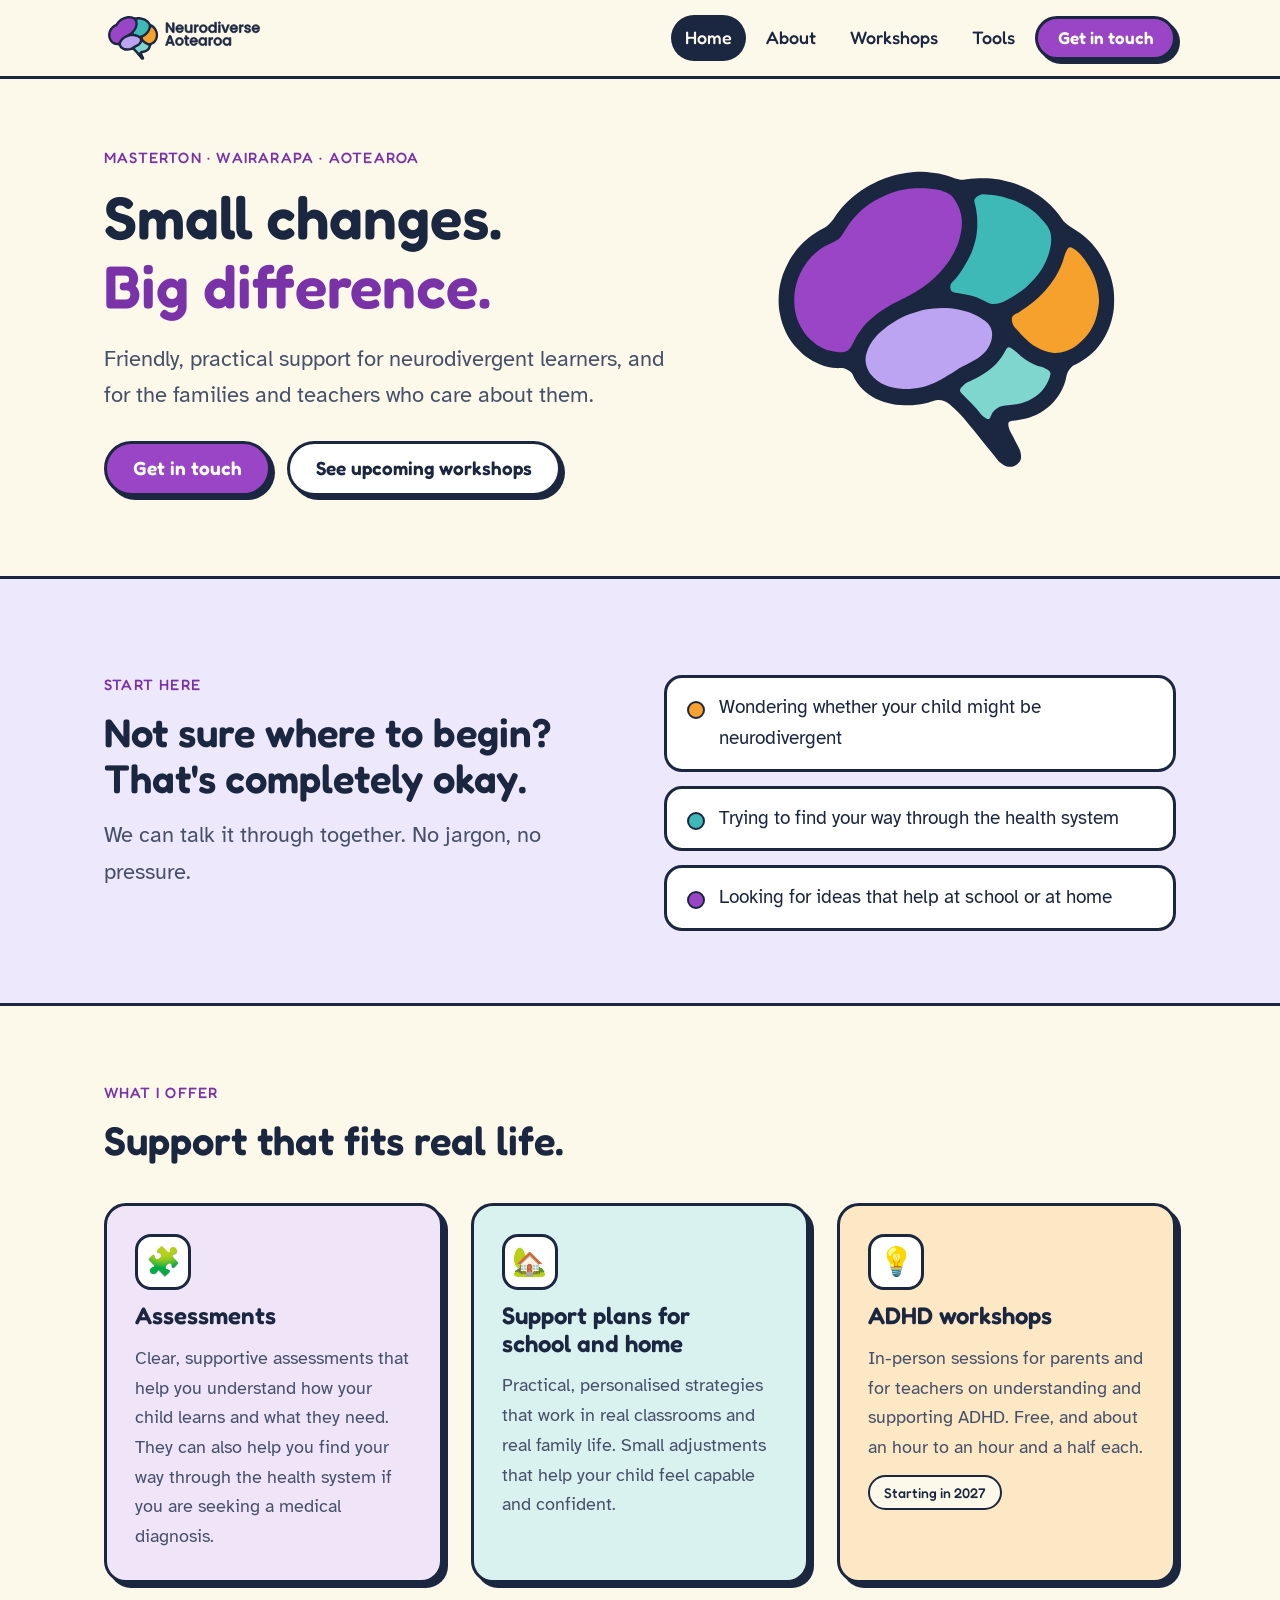
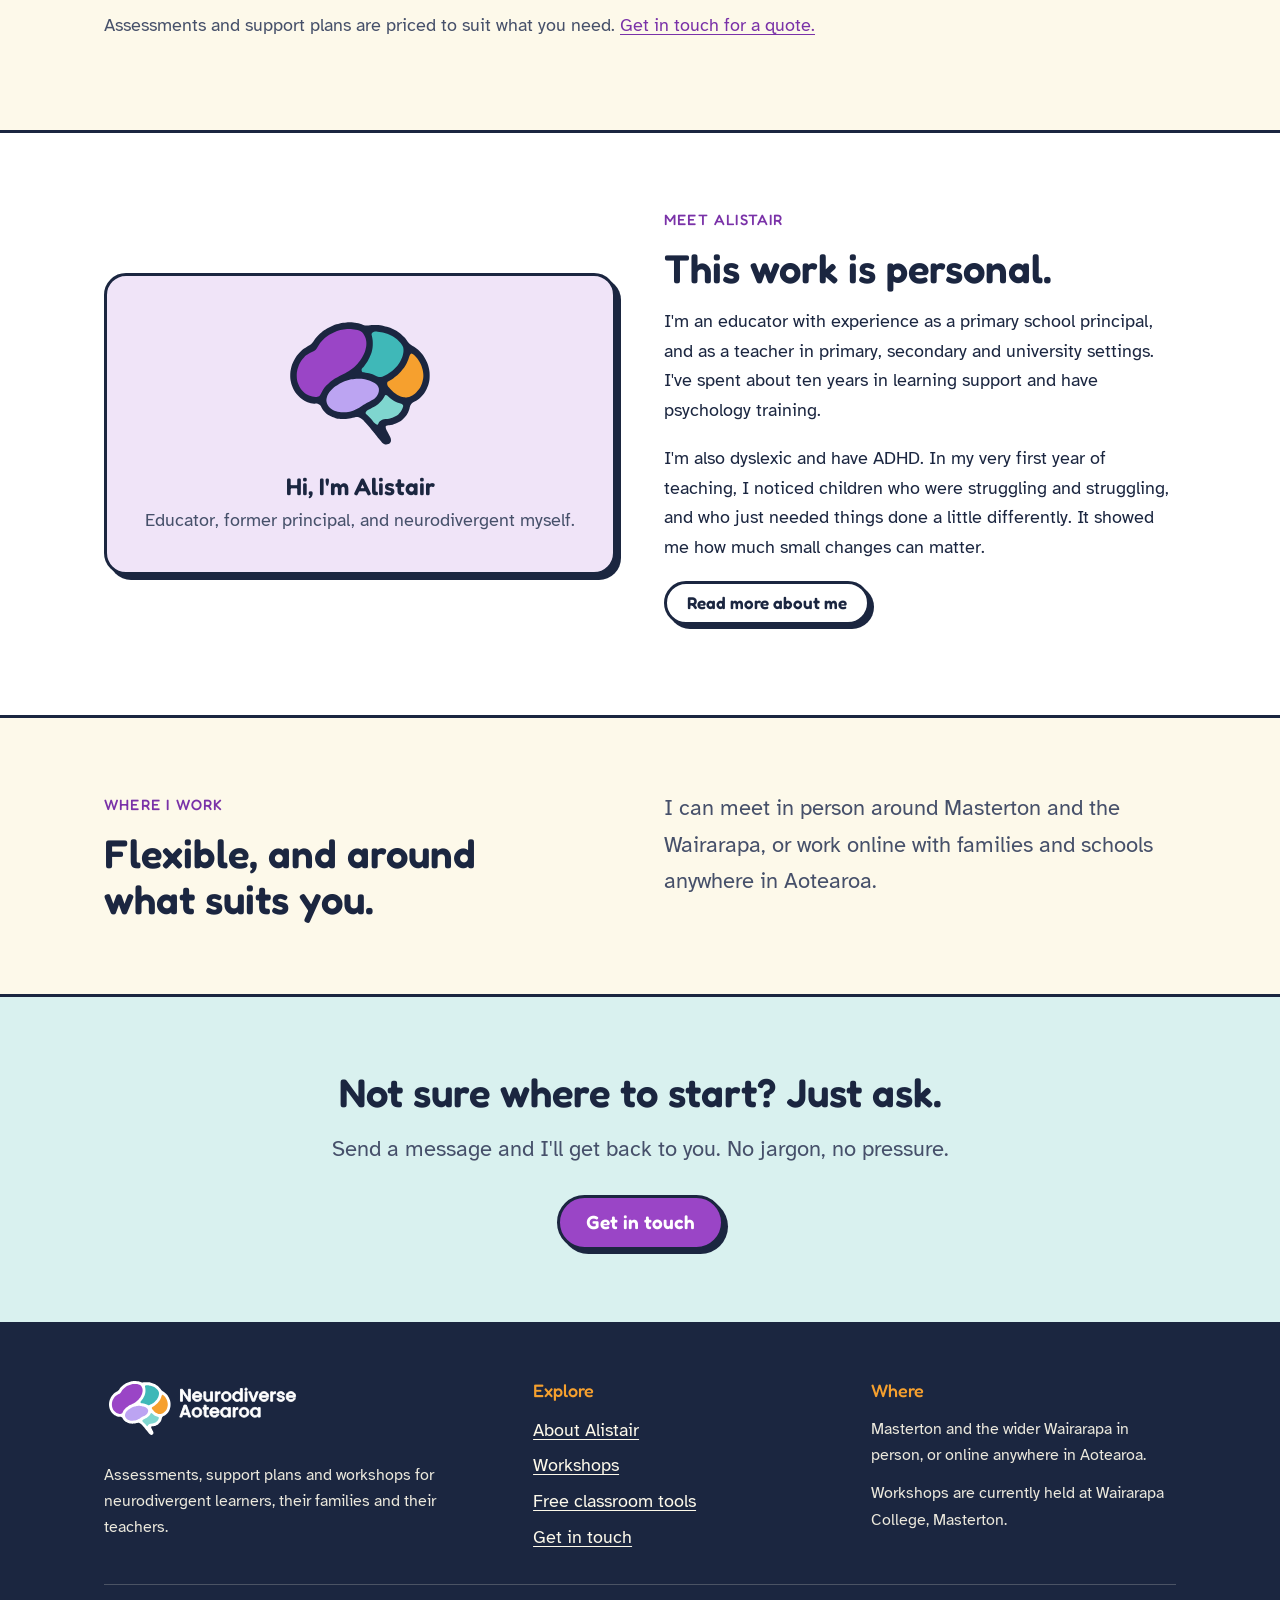
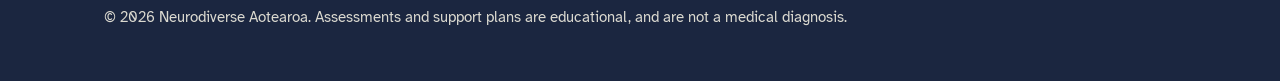
<file: index.html>
<!DOCTYPE html>
<html lang="en-NZ">
<head>
<meta charset="utf-8">
<meta name="viewport" content="width=device-width, initial-scale=1">
<title>Neurodiverse Aotearoa — assessments, support plans and ADHD workshops in Wairarapa</title>
<meta name="description" content="Friendly, practical support for neurodivergent learners and the families and teachers who care about them. Assessments, support plans for school and home, and ADHD workshops in Masterton and the Wairarapa.">
<link rel="canonical" href="https://neurodiverse.nz/">
<meta name="theme-color" content="#FDF9EA">
<link rel="icon" type="image/svg+xml" href="/assets/favicon.svg">
<link rel="apple-touch-icon" href="/assets/icon-512.png">
<meta property="og:type" content="website">
<meta property="og:site_name" content="Neurodiverse Aotearoa">
<meta property="og:title" content="Neurodiverse Aotearoa — assessments, support plans and ADHD workshops in Wairarapa">
<meta property="og:description" content="Friendly, practical support for neurodivergent learners and the families and teachers who care about them. Assessments, support plans for school and home, and ADHD workshops in Masterton and the Wairarapa.">
<meta property="og:url" content="https://neurodiverse.nz/">
<meta property="og:image" content="https://neurodiverse.nz/assets/icon-512.png">
<meta name="twitter:card" content="summary">
<link rel="preconnect" href="https://fonts.googleapis.com"><link rel="preconnect" href="https://fonts.gstatic.com" crossorigin><link rel="stylesheet" href="https://fonts.googleapis.com/css2?family=Atkinson+Hyperlegible:ital,wght@0,400;0,700;1,400&family=Fredoka:wght@400;500;600&display=swap">
<link rel="stylesheet" href="/assets/style.css">
<script type="application/ld+json">
{
  "@context": "https://schema.org",
  "@type": "ProfessionalService",
  "name": "Neurodiverse Aotearoa",
  "url": "https://neurodiverse.nz/",
  "description": "Assessments, support plans for school and home, and ADHD workshops for neurodivergent learners, families and teachers in Masterton and the Wairarapa.",
  "areaServed": [{"@type": "AdministrativeArea", "name": "Wairarapa"}, {"@type": "Country", "name": "New Zealand"}],
  "address": {"@type": "PostalAddress", "addressLocality": "Masterton", "addressRegion": "Wellington", "addressCountry": "NZ"},
  "founder": {"@type": "Person", "name": "Alistair Morrison"}
}
</script>
</head>
<body>
<a class="skip-link" href="#main">Skip to content</a>
<header class="site">
  <div class="nav-row">
    <a class="brand" href="/" aria-label="Neurodiverse Aotearoa home"><img src="/assets/logo.svg" alt="Neurodiverse Aotearoa" width="165" height="52"></a>
    <button class="nav-toggle" aria-expanded="false" aria-controls="site-nav">Menu</button>
    <nav class="main" id="site-nav" aria-label="Main">
      <ul><li><a class="link" href="/" aria-current="page">Home</a></li><li><a class="link" href="/about/">About</a></li><li><a class="link" href="/workshops/">Workshops</a></li><li><a class="link" href="/tools/">Tools</a></li><li><a class="btn btn-primary btn-sm" href="/contact/">Get in touch</a></li></ul>
    </nav>
  </div>
</header>
<main id="main">

<section class="hero">
  <div class="wrap hero-grid">
    <div>
      <span class="eyebrow">Masterton &middot; Wairarapa &middot; Aotearoa</span>
      <h1>Small changes. <span class="hl">Big difference.</span></h1>
      <p class="lede">Friendly, practical support for neurodivergent learners, and for the families and teachers who care about them.</p>
      <div class="btn-row">
        <a class="btn btn-primary" href="/contact/">Get in touch</a>
        <a class="btn btn-secondary" href="/workshops/">See upcoming workshops</a>
      </div>
    </div>
    <div class="hero-art" aria-hidden="true">
      <img src="/assets/icon.svg" alt="">
    </div>
  </div>
</section>

<section class="band lav">
  <div class="wrap two-col">
    <div>
      <span class="eyebrow">Start here</span>
      <h2>Not sure where to begin? That's completely okay.</h2>
      <p class="lede" style="margin-top:16px">We can talk it through together. No jargon, no pressure.</p>
    </div>
    <ul class="start-list">
      <li>Wondering whether your child might be neurodivergent</li>
      <li>Trying to find your way through the health system</li>
      <li>Looking for ideas that help at school or at home</li>
    </ul>
  </div>
</section>

<section id="offer">
  <div class="wrap">
    <span class="eyebrow">What I offer</span>
    <h2>Support that fits real life.</h2>
    <div class="cards">
      <article class="card purple">
        <div class="icon" aria-hidden="true">🧩</div>
        <h3>Assessments</h3>
        <p>Clear, supportive assessments that help you understand how your child learns and what they need. They can also help you find your way through the health system if you are seeking a medical diagnosis.</p>
      </article>
      <article class="card teal">
        <div class="icon" aria-hidden="true">🏡</div>
        <h3>Support plans for school and home</h3>
        <p>Practical, personalised strategies that work in real classrooms and real family life. Small adjustments that help your child feel capable and confident.</p>
      </article>
      <article class="card orange">
        <div class="icon" aria-hidden="true">💡</div>
        <h3>ADHD workshops</h3>
        <p>In-person sessions for parents and for teachers on understanding and supporting ADHD. Free, and about an hour to an hour and a half each.</p>
        <span class="badge">Starting in 2027</span>
      </article>
    </div>
    <p style="margin-top:28px;color:var(--ink-soft)">Assessments and support plans are priced to suit what you need. <a href="/contact/">Get in touch for a quote.</a></p>
  </div>
</section>

<section class="band">
  <div class="wrap two-col">
    <div class="portrait-card">
      <img src="/assets/icon.svg" alt="" aria-hidden="true">
      <h3>Hi, I'm Alistair</h3>
      <p style="margin:6px 0 0;color:var(--ink-soft)">Educator, former principal, and neurodivergent myself.</p>
    </div>
    <div>
      <span class="eyebrow">Meet Alistair</span>
      <h2>This work is personal.</h2>
      <p style="margin-top:16px">I'm an educator with experience as a primary school principal, and as a teacher in primary, secondary and university settings. I've spent about ten years in learning support and have psychology training.</p>
      <p>I'm also dyslexic and have ADHD. In my very first year of teaching, I noticed children who were struggling and struggling, and who just needed things done a little differently. It showed me how much small changes can matter.</p>
      <p><a class="btn btn-secondary btn-sm" href="/about/">Read more about me</a></p>
    </div>
  </div>
</section>

<!--
  TESTIMONIALS (add when you have written permission from each family or school):
  <section><div class="wrap"><span class="eyebrow">What people say</span><h2>Kind words.</h2> ...cards... </div></section>
-->

<section>
  <div class="wrap two-col">
    <div>
      <span class="eyebrow">Where I work</span>
      <h2>Flexible, and around what suits you.</h2>
    </div>
    <div>
      <p class="lede">I can meet in person around Masterton and the Wairarapa, or work online with families and schools anywhere in Aotearoa.</p>
    </div>
  </div>
</section>
<section class="band teal">
  <div class="wrap narrow" style="text-align:center">
    <h2>Not sure where to start? Just ask.</h2>
    <p class="lede" style="margin:16px auto 0">Send a message and I'll get back to you. No jargon, no pressure.</p>
    <div class="btn-row" style="justify-content:center"><a class="btn btn-primary" href="/contact/">Get in touch</a></div>
  </div>
</section>
</main>
<footer class="site">
  <div class="wrap">
    <div class="foot-grid">
      <div>
        <img src="/assets/logo-reversed.svg" alt="Neurodiverse Aotearoa" width="200" height="65">
        <p>Assessments, support plans and workshops for neurodivergent learners, their families and their teachers.</p>
      </div>
      <div>
        <h4>Explore</h4>
        <ul>
          <li><a href="/about/">About Alistair</a></li>
          <li><a href="/workshops/">Workshops</a></li>
          <li><a href="/tools/">Free classroom tools</a></li>
          <li><a href="/contact/">Get in touch</a></li>
        </ul>
      </div>
      <div>
        <h4>Where</h4>
        <p style="margin-top:0">Masterton and the wider Wairarapa in person, or online anywhere in Aotearoa.</p>
        <p>Workshops are currently held at Wairarapa College, Masterton.</p>
      </div>
    </div>
    <p class="small">&copy; 2026 Neurodiverse Aotearoa. Assessments and support plans are educational, and are not a medical diagnosis.</p>
  </div>
</footer>
<script>
  (function () {
    var b = document.querySelector('.nav-toggle'), n = document.getElementById('site-nav');
    if (!b || !n) return;
    b.addEventListener('click', function () {
      var open = n.classList.toggle('open');
      b.setAttribute('aria-expanded', open ? 'true' : 'false');
    });
  })();
</script>
</body>
</html>
</file>
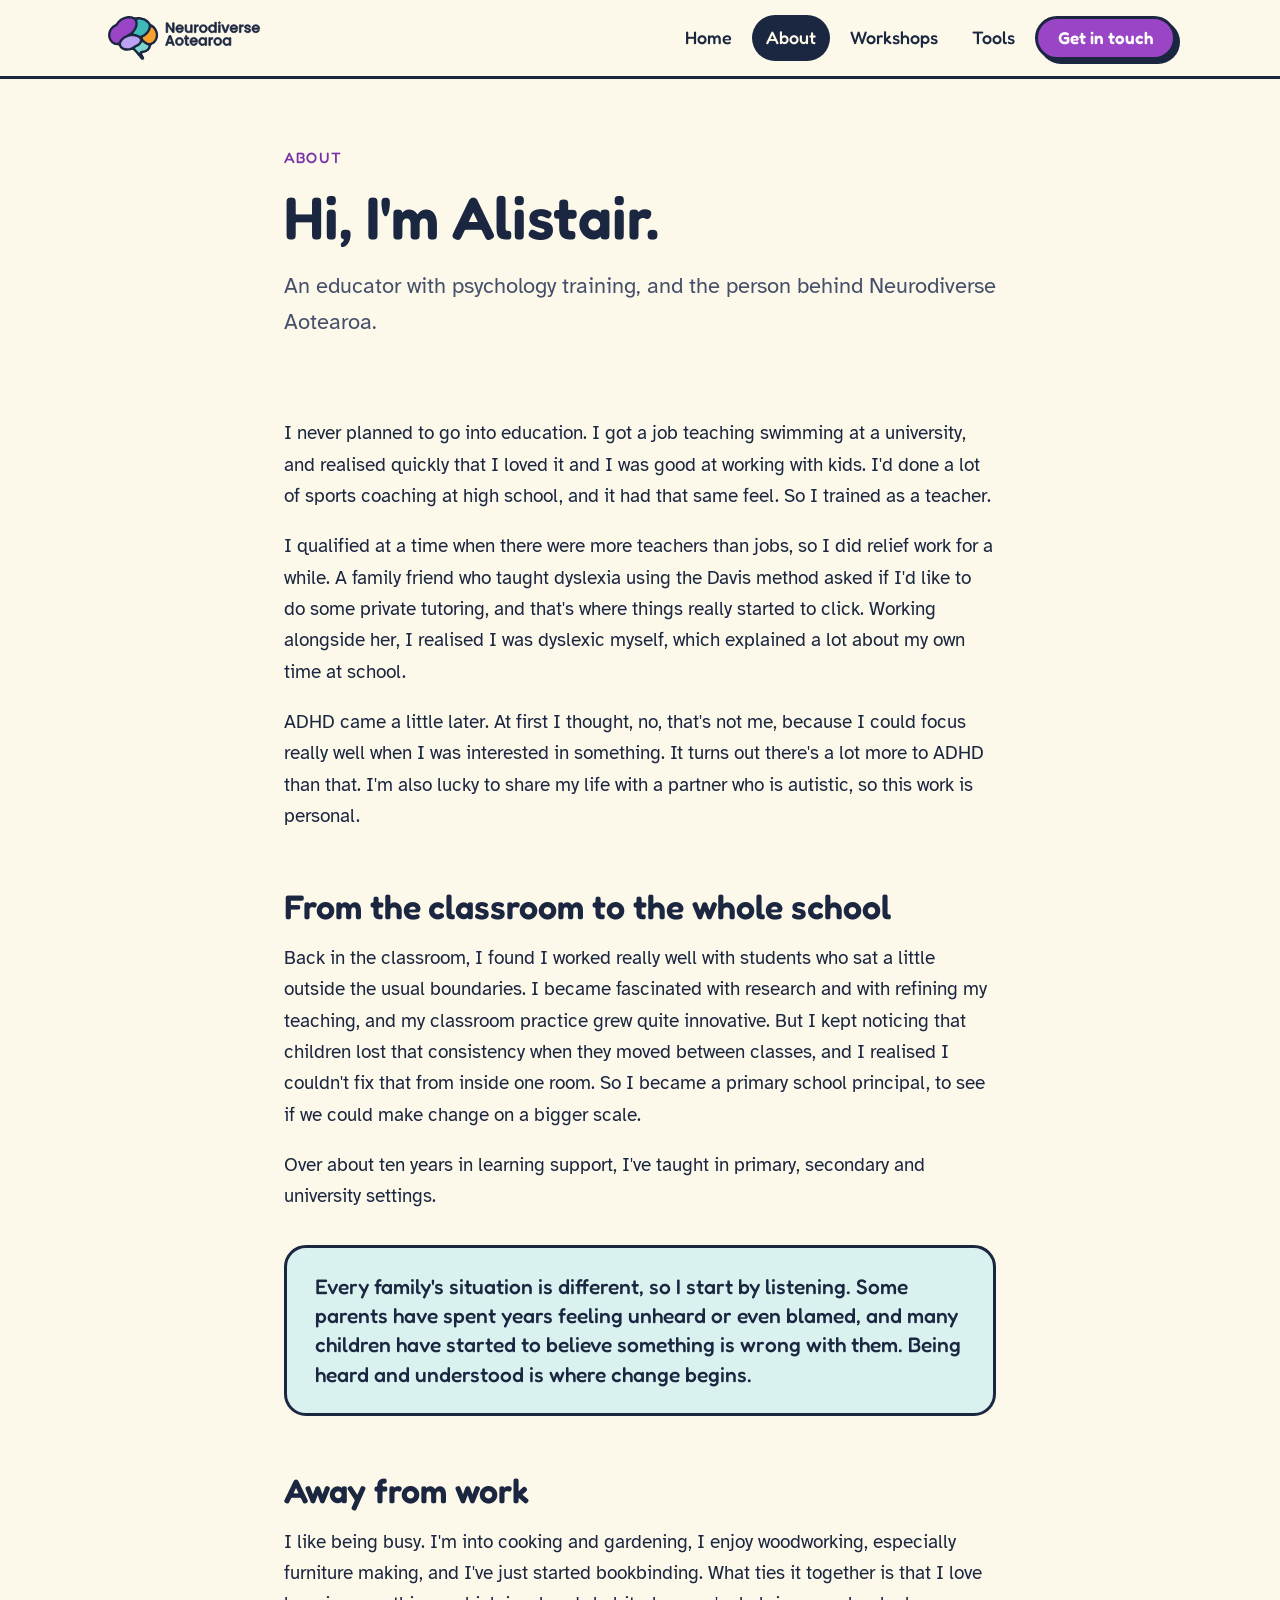
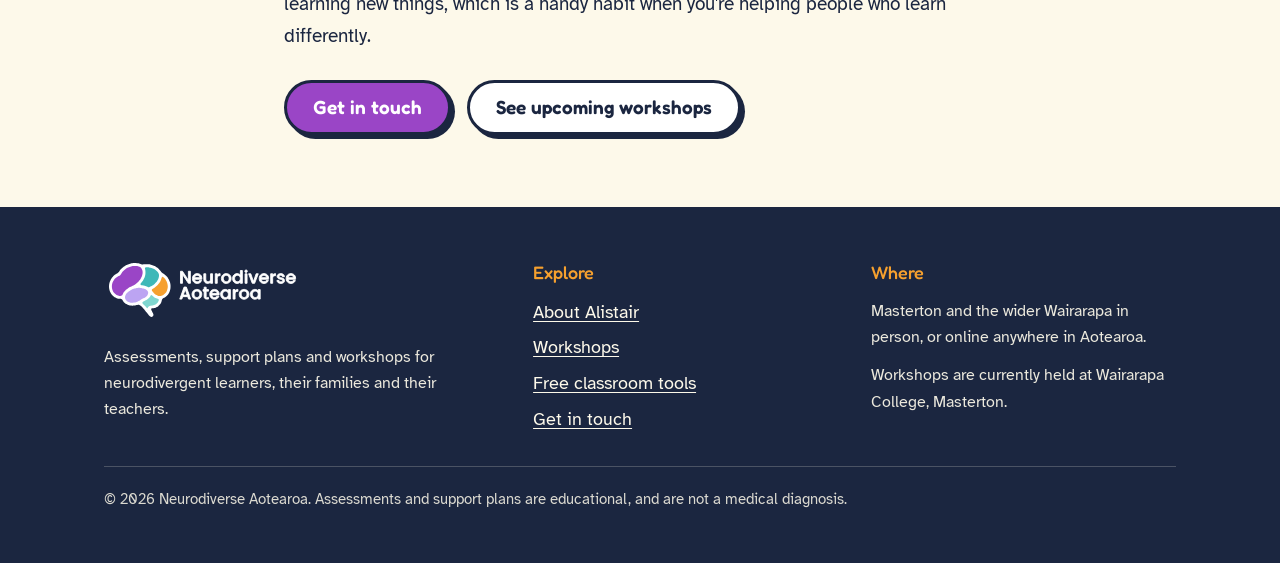
<file: about/index.html>
<!DOCTYPE html>
<html lang="en-NZ">
<head>
<meta charset="utf-8">
<meta name="viewport" content="width=device-width, initial-scale=1">
<title>About Alistair — Neurodiverse Aotearoa</title>
<meta name="description" content="Alistair is an educator and former principal with psychology training, and is dyslexic and ADHD himself. Learn how he supports neurodivergent learners and their families in the Wairarapa.">
<link rel="canonical" href="https://neurodiverse.nz/about/">
<meta name="theme-color" content="#FDF9EA">
<link rel="icon" type="image/svg+xml" href="/assets/favicon.svg">
<link rel="apple-touch-icon" href="/assets/icon-512.png">
<meta property="og:type" content="website">
<meta property="og:site_name" content="Neurodiverse Aotearoa">
<meta property="og:title" content="About Alistair — Neurodiverse Aotearoa">
<meta property="og:description" content="Alistair is an educator and former principal with psychology training, and is dyslexic and ADHD himself. Learn how he supports neurodivergent learners and their families in the Wairarapa.">
<meta property="og:url" content="https://neurodiverse.nz/about/">
<meta property="og:image" content="https://neurodiverse.nz/assets/icon-512.png">
<meta name="twitter:card" content="summary">
<link rel="preconnect" href="https://fonts.googleapis.com"><link rel="preconnect" href="https://fonts.gstatic.com" crossorigin><link rel="stylesheet" href="https://fonts.googleapis.com/css2?family=Atkinson+Hyperlegible:ital,wght@0,400;0,700;1,400&family=Fredoka:wght@400;500;600&display=swap">
<link rel="stylesheet" href="/assets/style.css">

</head>
<body>
<a class="skip-link" href="#main">Skip to content</a>
<header class="site">
  <div class="nav-row">
    <a class="brand" href="/" aria-label="Neurodiverse Aotearoa home"><img src="/assets/logo.svg" alt="Neurodiverse Aotearoa" width="165" height="52"></a>
    <button class="nav-toggle" aria-expanded="false" aria-controls="site-nav">Menu</button>
    <nav class="main" id="site-nav" aria-label="Main">
      <ul><li><a class="link" href="/">Home</a></li><li><a class="link" href="/about/" aria-current="page">About</a></li><li><a class="link" href="/workshops/">Workshops</a></li><li><a class="link" href="/tools/">Tools</a></li><li><a class="btn btn-primary btn-sm" href="/contact/">Get in touch</a></li></ul>
    </nav>
  </div>
</header>
<main id="main">

<div class="page-head">
  <div class="wrap narrow">
    <span class="eyebrow">About</span>
    <h1>Hi, I'm Alistair.</h1>
    <p class="lede">An educator with psychology training, and the person behind Neurodiverse Aotearoa.</p>
  </div>
</div>

<section style="padding-top:32px">
  <div class="wrap narrow prose">
    <p>I never planned to go into education. I got a job teaching swimming at a university, and realised quickly that I loved it and I was good at working with kids. I'd done a lot of sports coaching at high school, and it had that same feel. So I trained as a teacher.</p>

    <p>I qualified at a time when there were more teachers than jobs, so I did relief work for a while. A family friend who taught dyslexia using the Davis method asked if I'd like to do some private tutoring, and that's where things really started to click. Working alongside her, I realised I was dyslexic myself, which explained a lot about my own time at school.</p>

    <p>ADHD came a little later. At first I thought, no, that's not me, because I could focus really well when I was interested in something. It turns out there's a lot more to ADHD than that. I'm also lucky to share my life with a partner who is autistic, so this work is personal.</p>

    <h2>From the classroom to the whole school</h2>
    <p>Back in the classroom, I found I worked really well with students who sat a little outside the usual boundaries. I became fascinated with research and with refining my teaching, and my classroom practice grew quite innovative. But I kept noticing that children lost that consistency when they moved between classes, and I realised I couldn't fix that from inside one room. So I became a primary school principal, to see if we could make change on a bigger scale.</p>
    <p>Over about ten years in learning support, I've taught in primary, secondary and university settings.</p>

    <div class="pull">Every family's situation is different, so I start by listening. Some parents have spent years feeling unheard or even blamed, and many children have started to believe something is wrong with them. Being heard and understood is where change begins.</div>

    <h2>Away from work</h2>
    <p>I like being busy. I'm into cooking and gardening, I enjoy woodworking, especially furniture making, and I've just started bookbinding. What ties it together is that I love learning new things, which is a handy habit when you're helping people who learn differently.</p>

    <div class="btn-row"><a class="btn btn-primary" href="/contact/">Get in touch</a><a class="btn btn-secondary" href="/workshops/">See upcoming workshops</a></div>
  </div>
</section>
</main>
<footer class="site">
  <div class="wrap">
    <div class="foot-grid">
      <div>
        <img src="/assets/logo-reversed.svg" alt="Neurodiverse Aotearoa" width="200" height="65">
        <p>Assessments, support plans and workshops for neurodivergent learners, their families and their teachers.</p>
      </div>
      <div>
        <h4>Explore</h4>
        <ul>
          <li><a href="/about/">About Alistair</a></li>
          <li><a href="/workshops/">Workshops</a></li>
          <li><a href="/tools/">Free classroom tools</a></li>
          <li><a href="/contact/">Get in touch</a></li>
        </ul>
      </div>
      <div>
        <h4>Where</h4>
        <p style="margin-top:0">Masterton and the wider Wairarapa in person, or online anywhere in Aotearoa.</p>
        <p>Workshops are currently held at Wairarapa College, Masterton.</p>
      </div>
    </div>
    <p class="small">&copy; 2026 Neurodiverse Aotearoa. Assessments and support plans are educational, and are not a medical diagnosis.</p>
  </div>
</footer>
<script>
  (function () {
    var b = document.querySelector('.nav-toggle'), n = document.getElementById('site-nav');
    if (!b || !n) return;
    b.addEventListener('click', function () {
      var open = n.classList.toggle('open');
      b.setAttribute('aria-expanded', open ? 'true' : 'false');
    });
  })();
</script>
</body>
</html>
</file>
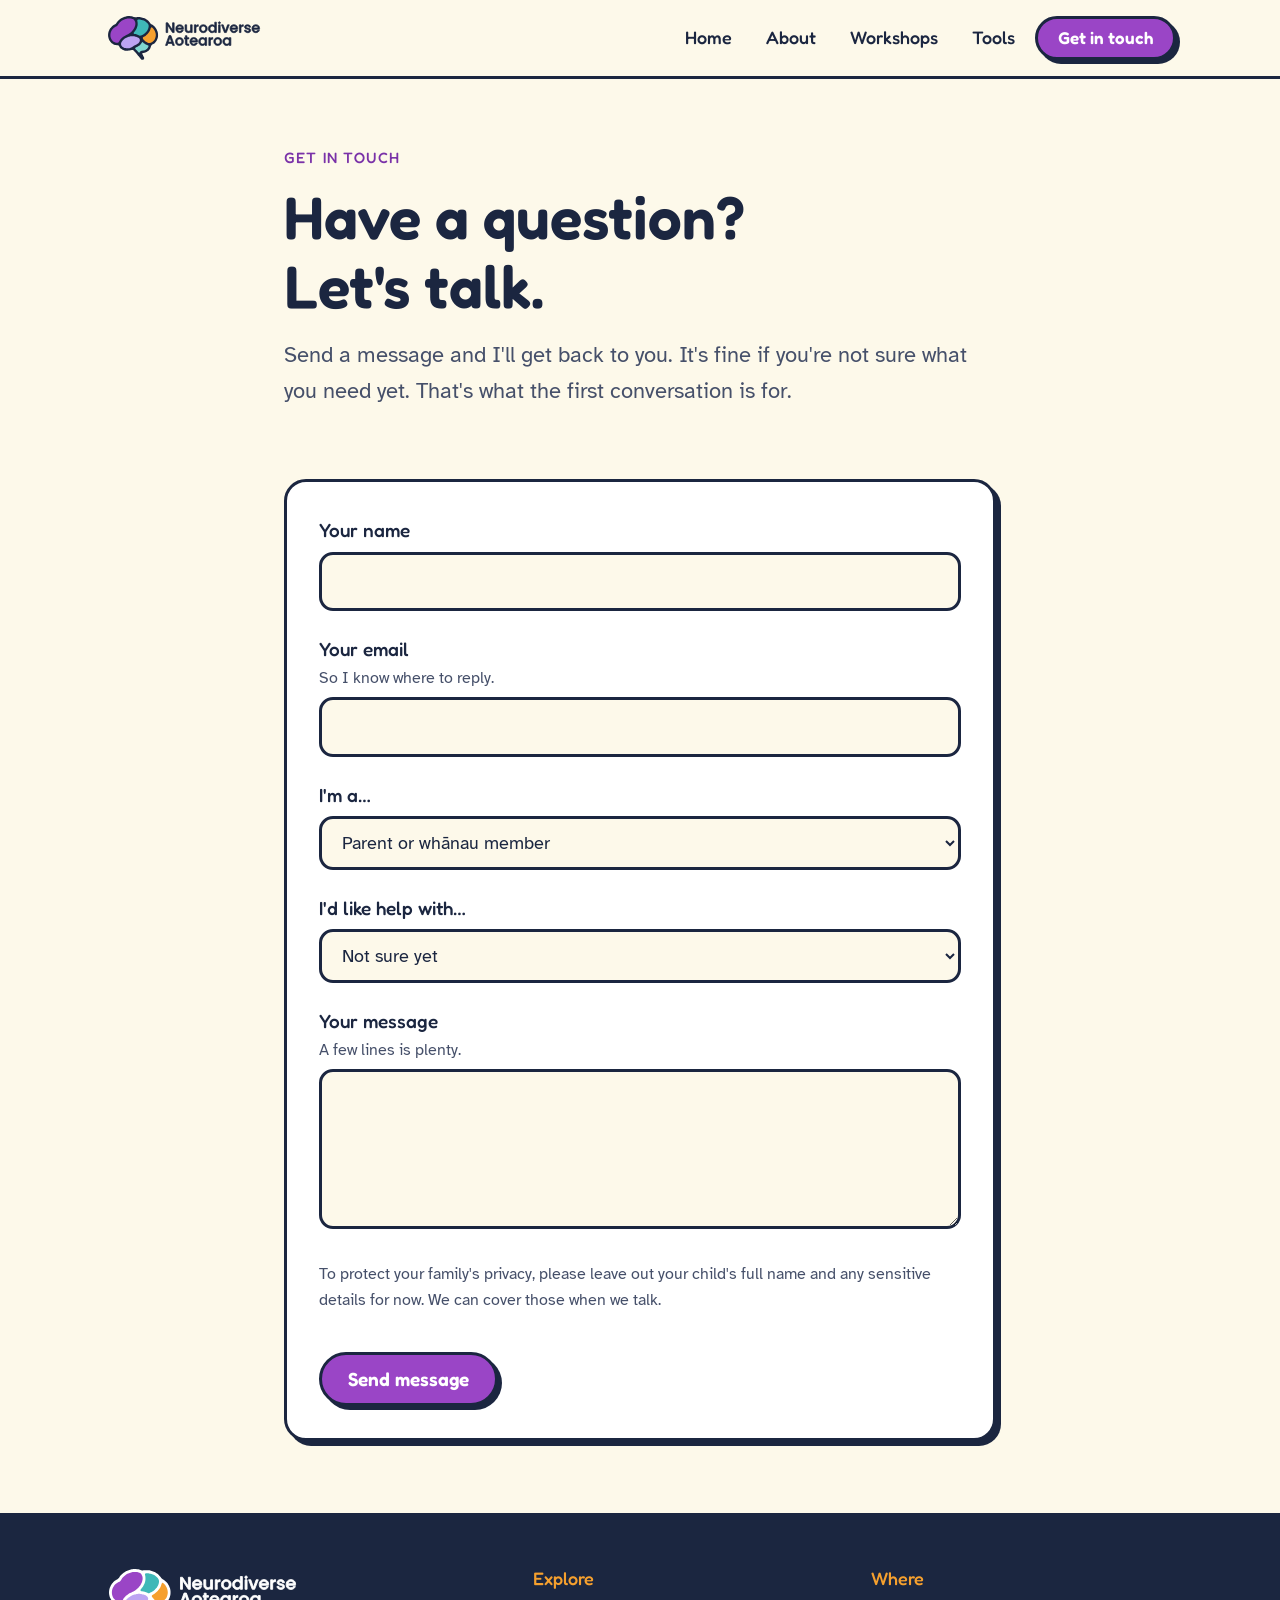
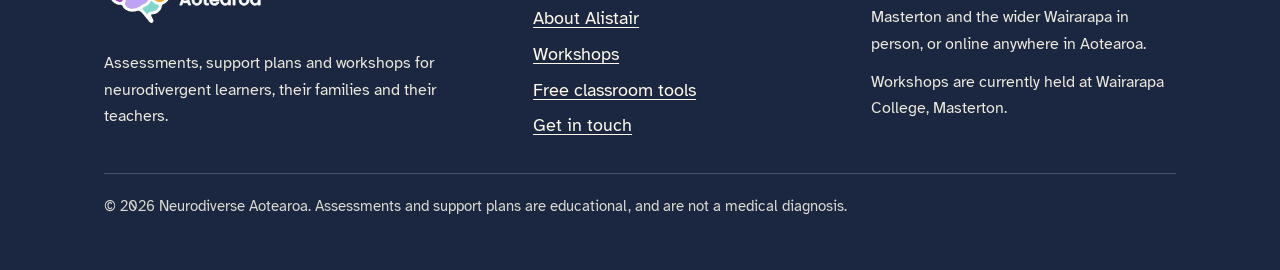
<file: contact/index.html>
<!DOCTYPE html>
<html lang="en-NZ">
<head>
<meta charset="utf-8">
<meta name="viewport" content="width=device-width, initial-scale=1">
<title>Get in touch — Neurodiverse Aotearoa</title>
<meta name="description" content="Ask a question or request a quote for assessments, support plans or workshops. Neurodiverse Aotearoa, Masterton and the Wairarapa.">
<link rel="canonical" href="https://neurodiverse.nz/contact/">
<meta name="theme-color" content="#FDF9EA">
<link rel="icon" type="image/svg+xml" href="/assets/favicon.svg">
<link rel="apple-touch-icon" href="/assets/icon-512.png">
<meta property="og:type" content="website">
<meta property="og:site_name" content="Neurodiverse Aotearoa">
<meta property="og:title" content="Get in touch — Neurodiverse Aotearoa">
<meta property="og:description" content="Ask a question or request a quote for assessments, support plans or workshops. Neurodiverse Aotearoa, Masterton and the Wairarapa.">
<meta property="og:url" content="https://neurodiverse.nz/contact/">
<meta property="og:image" content="https://neurodiverse.nz/assets/icon-512.png">
<meta name="twitter:card" content="summary">
<link rel="preconnect" href="https://fonts.googleapis.com"><link rel="preconnect" href="https://fonts.gstatic.com" crossorigin><link rel="stylesheet" href="https://fonts.googleapis.com/css2?family=Atkinson+Hyperlegible:ital,wght@0,400;0,700;1,400&family=Fredoka:wght@400;500;600&display=swap">
<link rel="stylesheet" href="/assets/style.css">

</head>
<body>
<a class="skip-link" href="#main">Skip to content</a>
<header class="site">
  <div class="nav-row">
    <a class="brand" href="/" aria-label="Neurodiverse Aotearoa home"><img src="/assets/logo.svg" alt="Neurodiverse Aotearoa" width="165" height="52"></a>
    <button class="nav-toggle" aria-expanded="false" aria-controls="site-nav">Menu</button>
    <nav class="main" id="site-nav" aria-label="Main">
      <ul><li><a class="link" href="/">Home</a></li><li><a class="link" href="/about/">About</a></li><li><a class="link" href="/workshops/">Workshops</a></li><li><a class="link" href="/tools/">Tools</a></li><li><a class="btn btn-primary btn-sm" href="/contact/">Get in touch</a></li></ul>
    </nav>
  </div>
</header>
<main id="main">

<div class="page-head">
  <div class="wrap narrow">
    <span class="eyebrow">Get in touch</span>
    <h1>Have a question? Let's talk.</h1>
    <p class="lede">Send a message and I'll get back to you. It's fine if you're not sure what you need yet. That's what the first conversation is for.</p>
  </div>
</div>

<section style="padding-top:24px">
  <div class="wrap narrow">
    <form class="contact" id="contact-form" action="https://formspree.io/f/REPLACE_WITH_FORM_ID" method="POST">
      <div>
        <label for="name">Your name</label>
        <input id="name" name="name" type="text" autocomplete="name" required>
      </div>
      <div>
        <label for="email">Your email <span class="hint">So I know where to reply.</span></label>
        <input id="email" name="email" type="email" autocomplete="email" required>
      </div>
      <div>
        <label for="role">I'm a&hellip;</label>
        <select id="role" name="role">
          <option>Parent or whānau member</option>
          <option>Teacher or school</option>
          <option>Adult looking for support for myself</option>
          <option>Something else</option>
        </select>
      </div>
      <div>
        <label for="topic">I'd like help with&hellip;</label>
        <select id="topic" name="topic">
          <option value="not-sure">Not sure yet</option>
          <option value="assessment">An assessment</option>
          <option value="support-plan">A support plan for school and home</option>
          <option value="workshops">Workshops</option>
          <option value="quote">A quote</option>
        </select>
      </div>
      <div>
        <label for="message">Your message <span class="hint">A few lines is plenty.</span></label>
        <textarea id="message" name="message" required></textarea>
      </div>
      <p class="privacy-note">To protect your family's privacy, please leave out your child's full name and any sensitive details for now. We can cover those when we talk.</p>
      <div class="hp" aria-hidden="true"><label>Leave this blank <input name="_gotcha" type="text" tabindex="-1" autocomplete="off"></label></div>
      <div id="form-status" class="form-status" role="status" aria-live="polite"></div>
      <div><button class="btn btn-primary" type="submit">Send message</button></div>
    </form>
  </div>
</section>

<script>
  (function () {
    var p = new URLSearchParams(location.search).get('topic');
    var sel = document.getElementById('topic');
    if (p && sel && sel.querySelector('option[value="' + p + '"]')) sel.value = p;

    var form = document.getElementById('contact-form'), status = document.getElementById('form-status');
    form.addEventListener('submit', function (e) {
      if (form.action.indexOf('REPLACE_WITH_FORM_ID') !== -1) {
        e.preventDefault();
        status.className = 'form-status err';
        status.textContent = 'This form is not connected yet. Please check back soon.';
        return;
      }
      e.preventDefault();
      status.className = 'form-status'; status.textContent = '';
      fetch(form.action, { method: 'POST', body: new FormData(form), headers: { 'Accept': 'application/json' } })
        .then(function (r) {
          if (r.ok) {
            form.reset();
            status.className = 'form-status ok';
            status.textContent = 'Thank you! Your message is on its way, and I will get back to you soon.';
          } else { throw new Error('bad response'); }
        })
        .catch(function () {
          status.className = 'form-status err';
          status.textContent = 'Sorry, that did not send. Please try again in a moment.';
        });
    });
  })();
</script>
</main>
<footer class="site">
  <div class="wrap">
    <div class="foot-grid">
      <div>
        <img src="/assets/logo-reversed.svg" alt="Neurodiverse Aotearoa" width="200" height="65">
        <p>Assessments, support plans and workshops for neurodivergent learners, their families and their teachers.</p>
      </div>
      <div>
        <h4>Explore</h4>
        <ul>
          <li><a href="/about/">About Alistair</a></li>
          <li><a href="/workshops/">Workshops</a></li>
          <li><a href="/tools/">Free classroom tools</a></li>
          <li><a href="/contact/">Get in touch</a></li>
        </ul>
      </div>
      <div>
        <h4>Where</h4>
        <p style="margin-top:0">Masterton and the wider Wairarapa in person, or online anywhere in Aotearoa.</p>
        <p>Workshops are currently held at Wairarapa College, Masterton.</p>
      </div>
    </div>
    <p class="small">&copy; 2026 Neurodiverse Aotearoa. Assessments and support plans are educational, and are not a medical diagnosis.</p>
  </div>
</footer>
<script>
  (function () {
    var b = document.querySelector('.nav-toggle'), n = document.getElementById('site-nav');
    if (!b || !n) return;
    b.addEventListener('click', function () {
      var open = n.classList.toggle('open');
      b.setAttribute('aria-expanded', open ? 'true' : 'false');
    });
  })();
</script>
</body>
</html>
</file>
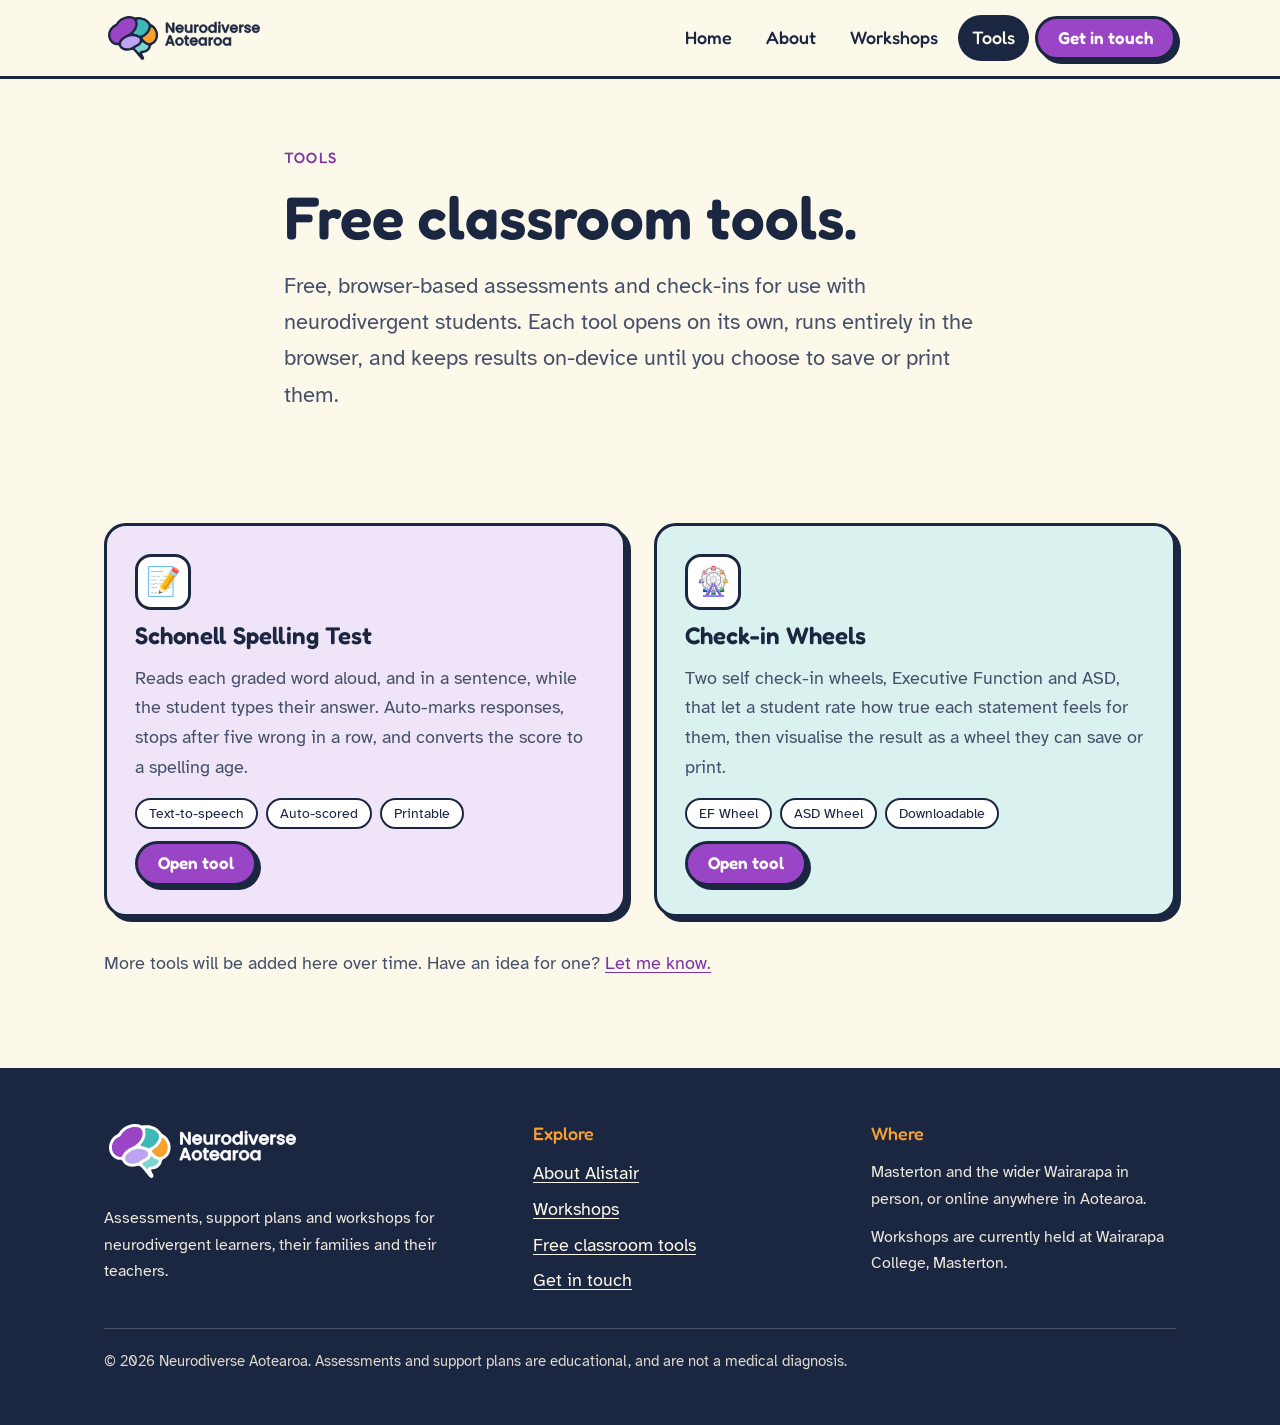
<file: tools/index.html>
<!DOCTYPE html>
<html lang="en-NZ">
<head>
<meta charset="utf-8">
<meta name="viewport" content="width=device-width, initial-scale=1">
<title>Free classroom tools — Neurodiverse Aotearoa</title>
<meta name="description" content="Free browser-based classroom tools for teachers in Masterton and the Wairarapa: a Schonell spelling test and ADHD and autism student check-in wheels.">
<link rel="canonical" href="https://neurodiverse.nz/tools/">
<meta name="theme-color" content="#FDF9EA">
<link rel="icon" type="image/svg+xml" href="/assets/favicon.svg">
<link rel="apple-touch-icon" href="/assets/icon-512.png">
<meta property="og:type" content="website">
<meta property="og:site_name" content="Neurodiverse Aotearoa">
<meta property="og:title" content="Free classroom tools — Neurodiverse Aotearoa">
<meta property="og:description" content="Free browser-based classroom tools for teachers in Masterton and the Wairarapa: a Schonell spelling test and ADHD and autism student check-in wheels.">
<meta property="og:url" content="https://neurodiverse.nz/tools/">
<meta property="og:image" content="https://neurodiverse.nz/assets/icon-512.png">
<meta name="twitter:card" content="summary">
<link rel="preconnect" href="https://fonts.googleapis.com"><link rel="preconnect" href="https://fonts.gstatic.com" crossorigin><link rel="stylesheet" href="https://fonts.googleapis.com/css2?family=Atkinson+Hyperlegible:ital,wght@0,400;0,700;1,400&family=Fredoka:wght@400;500;600&display=swap">
<link rel="stylesheet" href="/assets/style.css">

</head>
<body>
<a class="skip-link" href="#main">Skip to content</a>
<header class="site">
  <div class="nav-row">
    <a class="brand" href="/" aria-label="Neurodiverse Aotearoa home"><img src="/assets/logo.svg" alt="Neurodiverse Aotearoa" width="165" height="52"></a>
    <button class="nav-toggle" aria-expanded="false" aria-controls="site-nav">Menu</button>
    <nav class="main" id="site-nav" aria-label="Main">
      <ul><li><a class="link" href="/">Home</a></li><li><a class="link" href="/about/">About</a></li><li><a class="link" href="/workshops/">Workshops</a></li><li><a class="link" href="/tools/" aria-current="page">Tools</a></li><li><a class="btn btn-primary btn-sm" href="/contact/">Get in touch</a></li></ul>
    </nav>
  </div>
</header>
<main id="main">

<div class="page-head">
  <div class="wrap narrow">
    <span class="eyebrow">Tools</span>
    <h1>Free classroom tools.</h1>
    <p class="lede">Free, browser-based assessments and check-ins for use with neurodivergent students. Each tool opens on its own, runs entirely in the browser, and keeps results on-device until you choose to save or print them.</p>
  </div>
</div>

<section style="padding-top:24px">
  <div class="wrap">
    <div class="cards two">
      <article class="card purple">
        <div class="icon" aria-hidden="true">📝</div>
        <h3>Schonell Spelling Test</h3>
        <p>Reads each graded word aloud, and in a sentence, while the student types their answer. Auto-marks responses, stops after five wrong in a row, and converts the score to a spelling age.</p>
        <div class="tool-tags"><span>Text-to-speech</span><span>Auto-scored</span><span>Printable</span></div>
        <p><a class="btn btn-primary btn-sm" href="/tools/spelling-test.html">Open tool</a></p>
      </article>
      <article class="card teal">
        <div class="icon" aria-hidden="true">🎡</div>
        <h3>Check-in Wheels</h3>
        <p>Two self check-in wheels, Executive Function and ASD, that let a student rate how true each statement feels for them, then visualise the result as a wheel they can save or print.</p>
        <div class="tool-tags"><span>EF Wheel</span><span>ASD Wheel</span><span>Downloadable</span></div>
        <p><a class="btn btn-primary btn-sm" href="/tools/checkin-wheels.html">Open tool</a></p>
      </article>
    </div>
    <p style="margin-top:32px;color:var(--ink-soft)">More tools will be added here over time. Have an idea for one? <a href="/contact/">Let me know.</a></p>
  </div>
</section>
</main>
<footer class="site">
  <div class="wrap">
    <div class="foot-grid">
      <div>
        <img src="/assets/logo-reversed.svg" alt="Neurodiverse Aotearoa" width="200" height="65">
        <p>Assessments, support plans and workshops for neurodivergent learners, their families and their teachers.</p>
      </div>
      <div>
        <h4>Explore</h4>
        <ul>
          <li><a href="/about/">About Alistair</a></li>
          <li><a href="/workshops/">Workshops</a></li>
          <li><a href="/tools/">Free classroom tools</a></li>
          <li><a href="/contact/">Get in touch</a></li>
        </ul>
      </div>
      <div>
        <h4>Where</h4>
        <p style="margin-top:0">Masterton and the wider Wairarapa in person, or online anywhere in Aotearoa.</p>
        <p>Workshops are currently held at Wairarapa College, Masterton.</p>
      </div>
    </div>
    <p class="small">&copy; 2026 Neurodiverse Aotearoa. Assessments and support plans are educational, and are not a medical diagnosis.</p>
  </div>
</footer>
<script>
  (function () {
    var b = document.querySelector('.nav-toggle'), n = document.getElementById('site-nav');
    if (!b || !n) return;
    b.addEventListener('click', function () {
      var open = n.classList.toggle('open');
      b.setAttribute('aria-expanded', open ? 'true' : 'false');
    });
  })();
</script>
</body>
</html>
</file>
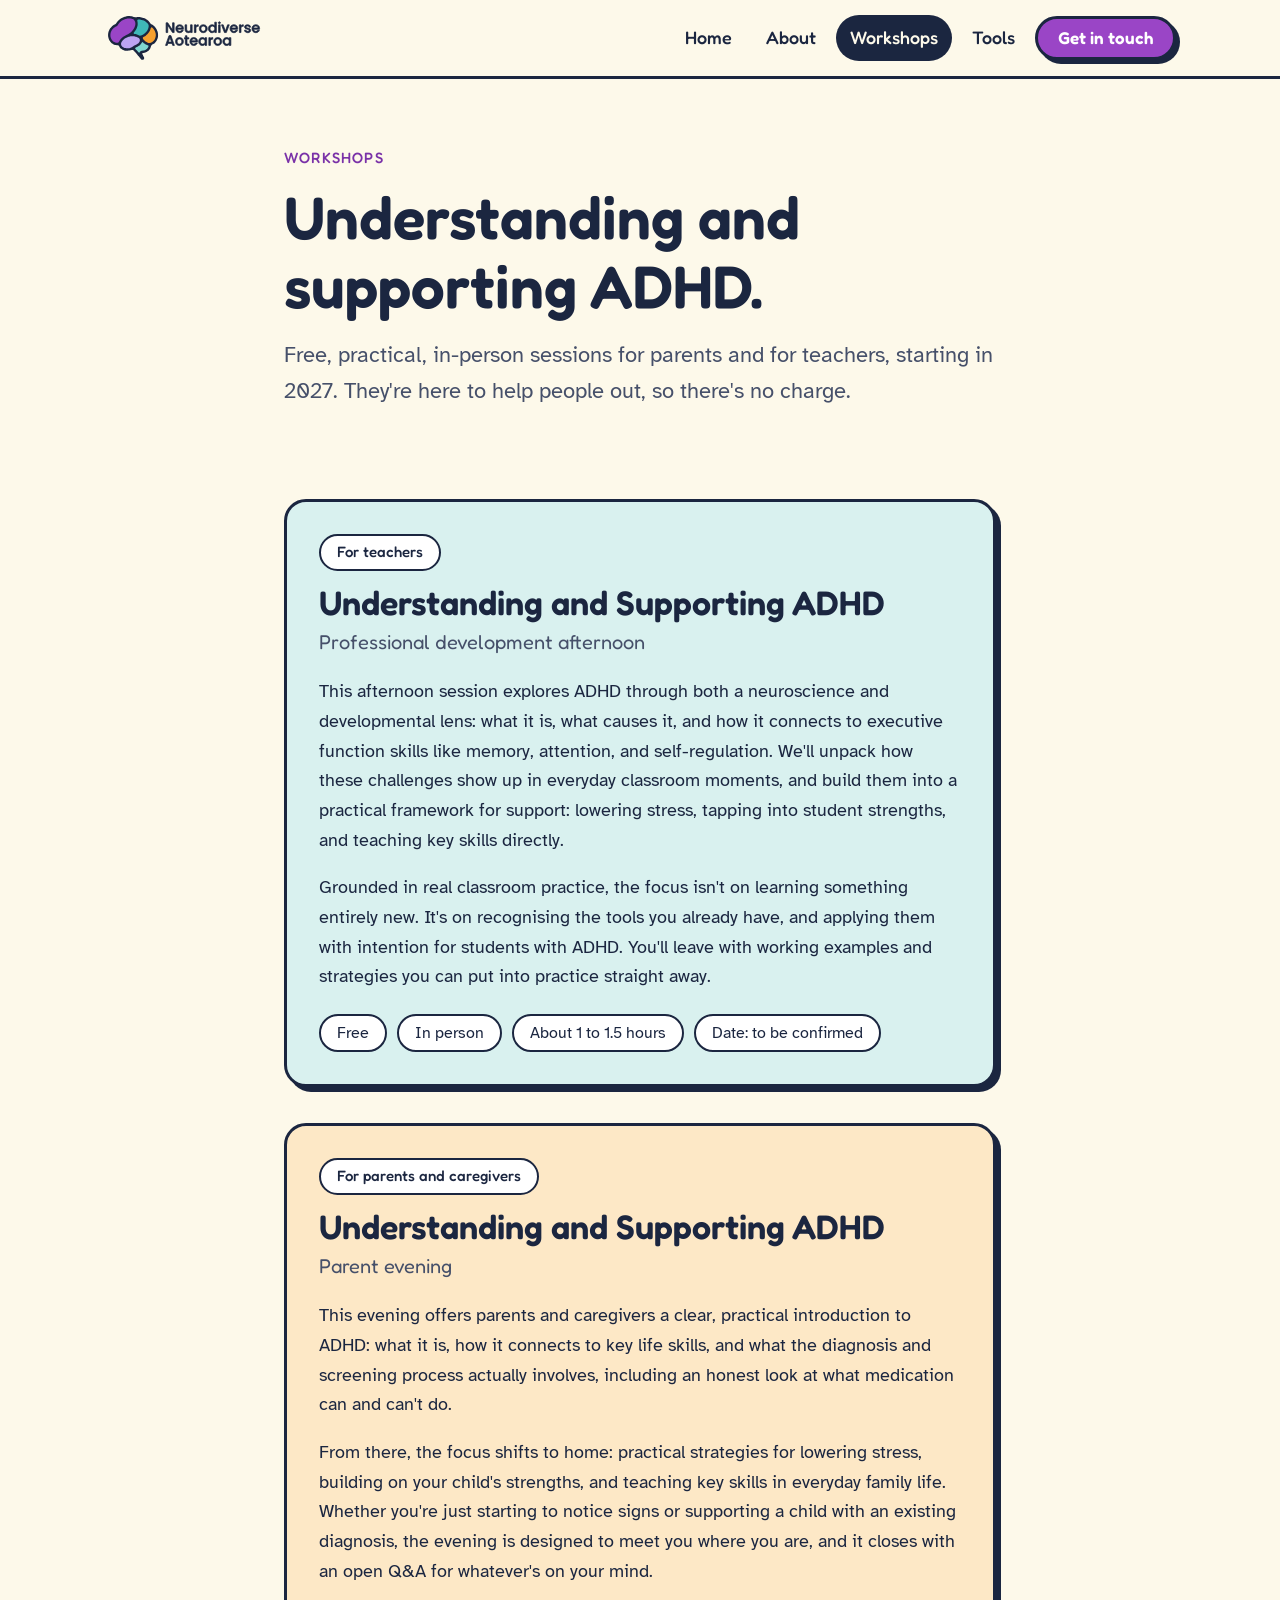
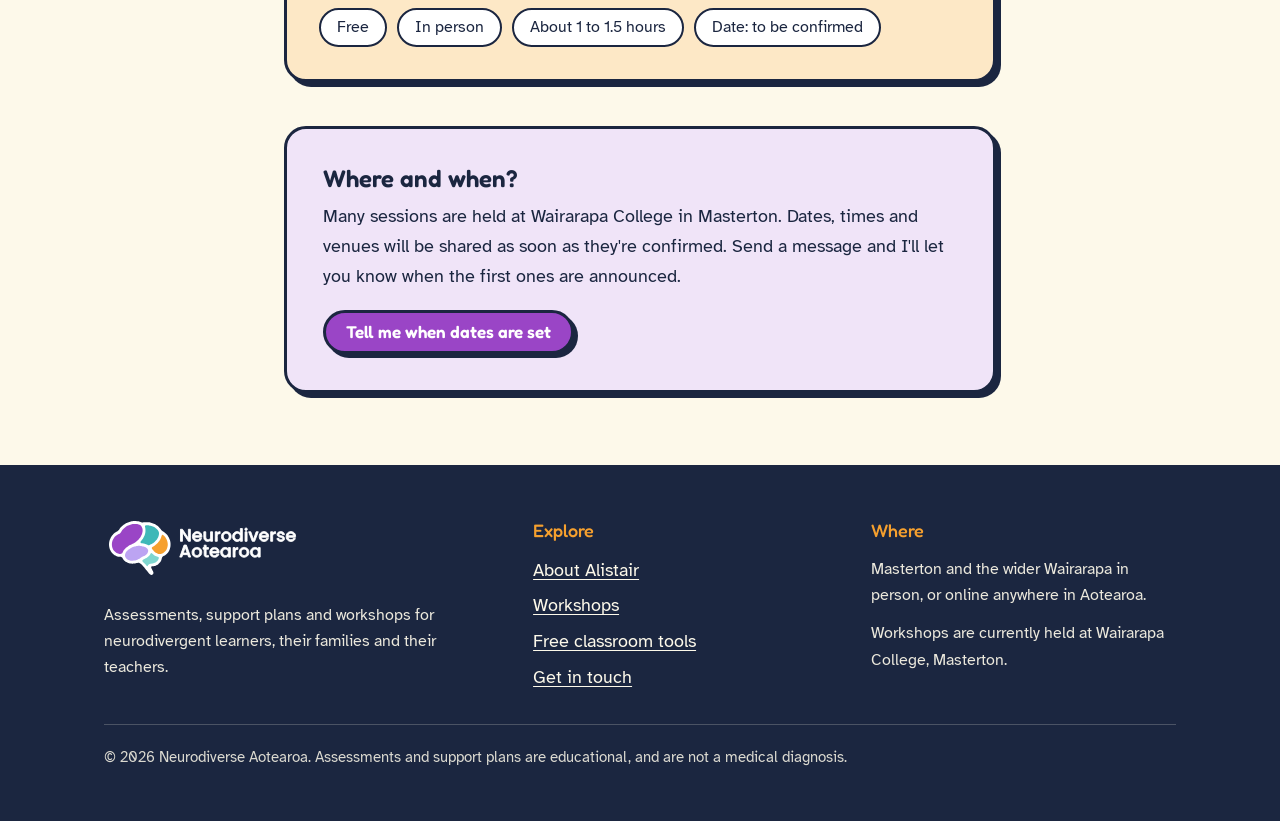
<file: workshops/index.html>
<!DOCTYPE html>
<html lang="en-NZ">
<head>
<meta charset="utf-8">
<meta name="viewport" content="width=device-width, initial-scale=1">
<title>Free ADHD workshops for parents and teachers — Neurodiverse Aotearoa</title>
<meta name="description" content="Free, in-person workshops on understanding and supporting ADHD, for parents and for teachers, held in Masterton, Wairarapa. Starting in 2027.">
<link rel="canonical" href="https://neurodiverse.nz/workshops/">
<meta name="theme-color" content="#FDF9EA">
<link rel="icon" type="image/svg+xml" href="/assets/favicon.svg">
<link rel="apple-touch-icon" href="/assets/icon-512.png">
<meta property="og:type" content="website">
<meta property="og:site_name" content="Neurodiverse Aotearoa">
<meta property="og:title" content="Free ADHD workshops for parents and teachers — Neurodiverse Aotearoa">
<meta property="og:description" content="Free, in-person workshops on understanding and supporting ADHD, for parents and for teachers, held in Masterton, Wairarapa. Starting in 2027.">
<meta property="og:url" content="https://neurodiverse.nz/workshops/">
<meta property="og:image" content="https://neurodiverse.nz/assets/icon-512.png">
<meta name="twitter:card" content="summary">
<link rel="preconnect" href="https://fonts.googleapis.com"><link rel="preconnect" href="https://fonts.gstatic.com" crossorigin><link rel="stylesheet" href="https://fonts.googleapis.com/css2?family=Atkinson+Hyperlegible:ital,wght@0,400;0,700;1,400&family=Fredoka:wght@400;500;600&display=swap">
<link rel="stylesheet" href="/assets/style.css">

</head>
<body>
<a class="skip-link" href="#main">Skip to content</a>
<header class="site">
  <div class="nav-row">
    <a class="brand" href="/" aria-label="Neurodiverse Aotearoa home"><img src="/assets/logo.svg" alt="Neurodiverse Aotearoa" width="165" height="52"></a>
    <button class="nav-toggle" aria-expanded="false" aria-controls="site-nav">Menu</button>
    <nav class="main" id="site-nav" aria-label="Main">
      <ul><li><a class="link" href="/">Home</a></li><li><a class="link" href="/about/">About</a></li><li><a class="link" href="/workshops/" aria-current="page">Workshops</a></li><li><a class="link" href="/tools/">Tools</a></li><li><a class="btn btn-primary btn-sm" href="/contact/">Get in touch</a></li></ul>
    </nav>
  </div>
</header>
<main id="main">

<div class="page-head">
  <div class="wrap narrow">
    <span class="eyebrow">Workshops</span>
    <h1>Understanding and supporting ADHD.</h1>
    <p class="lede">Free, practical, in-person sessions for parents and for teachers, starting in 2027. They're here to help people out, so there's no charge.</p>
  </div>
</div>

<section style="padding-top:8px">
  <div class="wrap narrow">

    <article class="event teachers">
      <span class="tag">For teachers</span>
      <h2>Understanding and Supporting ADHD</h2>
      <p class="sub">Professional development afternoon</p>
      <p>This afternoon session explores ADHD through both a neuroscience and developmental lens: what it is, what causes it, and how it connects to executive function skills like memory, attention, and self-regulation. We'll unpack how these challenges show up in everyday classroom moments, and build them into a practical framework for support: lowering stress, tapping into student strengths, and teaching key skills directly.</p>
      <p>Grounded in real classroom practice, the focus isn't on learning something entirely new. It's on recognising the tools you already have, and applying them with intention for students with ADHD. You'll leave with working examples and strategies you can put into practice straight away.</p>
      <ul class="meta"><li>Free</li><li>In person</li><li>About 1 to 1.5 hours</li><li>Date: to be confirmed</li></ul>
    </article>

    <article class="event parents">
      <span class="tag">For parents and caregivers</span>
      <h2>Understanding and Supporting ADHD</h2>
      <p class="sub">Parent evening</p>
      <p>This evening offers parents and caregivers a clear, practical introduction to ADHD: what it is, how it connects to key life skills, and what the diagnosis and screening process actually involves, including an honest look at what medication can and can't do.</p>
      <p>From there, the focus shifts to home: practical strategies for lowering stress, building on your child's strengths, and teaching key skills in everyday family life. Whether you're just starting to notice signs or supporting a child with an existing diagnosis, the evening is designed to meet you where you are, and it closes with an open Q&amp;A for whatever's on your mind.</p>
      <ul class="meta"><li>Free</li><li>In person</li><li>About 1 to 1.5 hours</li><li>Date: to be confirmed</li></ul>
    </article>

    <div class="portrait-card" style="margin-top:44px;text-align:left">
      <h3>Where and when?</h3>
      <p style="margin-top:10px">Many sessions are held at Wairarapa College in Masterton. Dates, times and venues will be shared as soon as they're confirmed. Send a message and I'll let you know when the first ones are announced.</p>
      <p style="margin:0"><a class="btn btn-primary btn-sm" href="/contact/?topic=workshops">Tell me when dates are set</a></p>
    </div>
  </div>
</section>
</main>
<footer class="site">
  <div class="wrap">
    <div class="foot-grid">
      <div>
        <img src="/assets/logo-reversed.svg" alt="Neurodiverse Aotearoa" width="200" height="65">
        <p>Assessments, support plans and workshops for neurodivergent learners, their families and their teachers.</p>
      </div>
      <div>
        <h4>Explore</h4>
        <ul>
          <li><a href="/about/">About Alistair</a></li>
          <li><a href="/workshops/">Workshops</a></li>
          <li><a href="/tools/">Free classroom tools</a></li>
          <li><a href="/contact/">Get in touch</a></li>
        </ul>
      </div>
      <div>
        <h4>Where</h4>
        <p style="margin-top:0">Masterton and the wider Wairarapa in person, or online anywhere in Aotearoa.</p>
        <p>Workshops are currently held at Wairarapa College, Masterton.</p>
      </div>
    </div>
    <p class="small">&copy; 2026 Neurodiverse Aotearoa. Assessments and support plans are educational, and are not a medical diagnosis.</p>
  </div>
</footer>
<script>
  (function () {
    var b = document.querySelector('.nav-toggle'), n = document.getElementById('site-nav');
    if (!b || !n) return;
    b.addEventListener('click', function () {
      var open = n.classList.toggle('open');
      b.setAttribute('aria-expanded', open ? 'true' : 'false');
    });
  })();
</script>
</body>
</html>
</file>
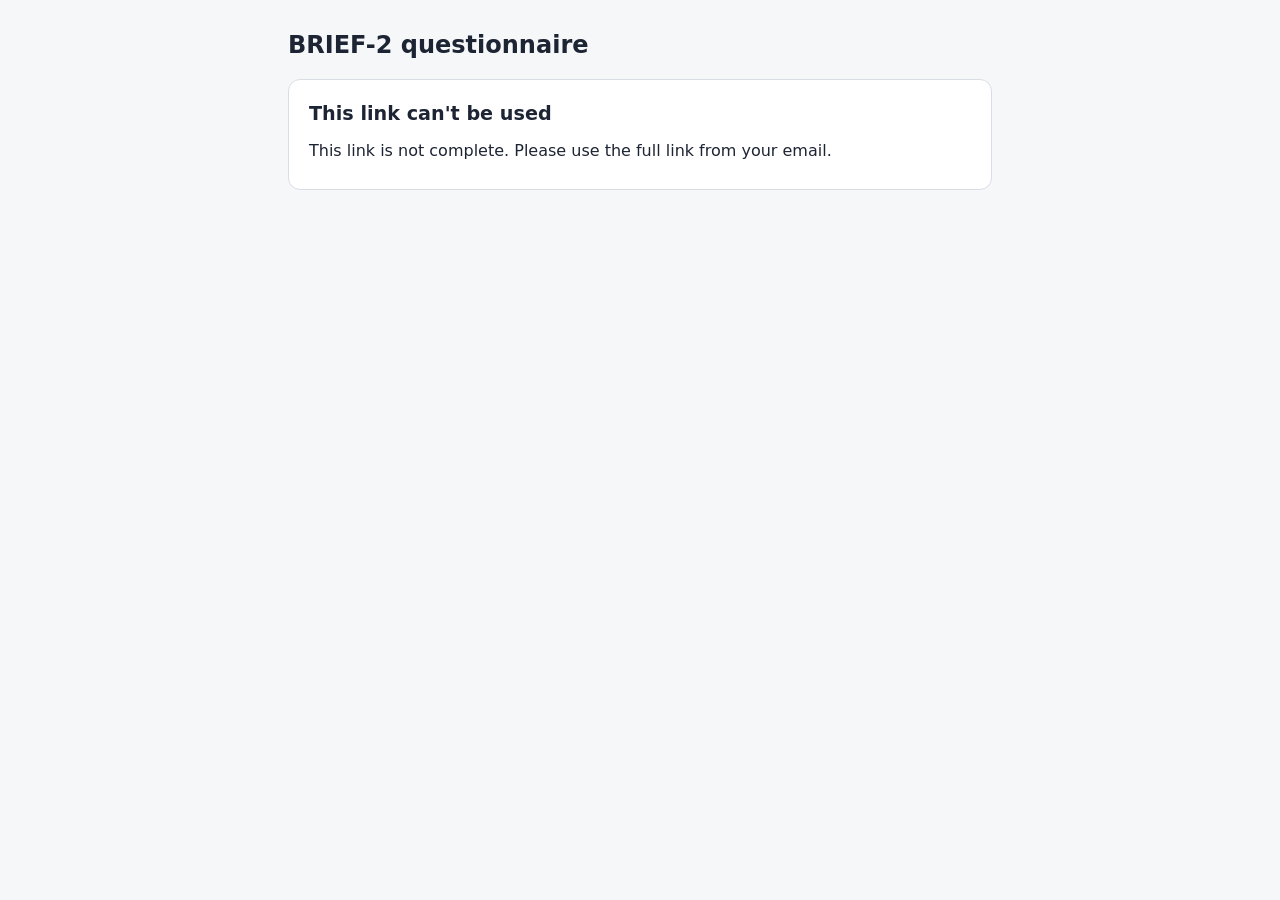
<file: tools/brief2-collector.html>
<!doctype html>
<html lang="en-NZ">
<head>
<meta charset="utf-8">
<meta name="viewport" content="width=device-width, initial-scale=1">
<meta name="robots" content="noindex, nofollow">
<meta name="referrer" content="no-referrer">
<title>BRIEF-2 Questionnaire</title>
<style>
  :root{
    --bg:#f6f7f9; --card:#fff; --ink:#1d2433; --muted:#5b6475; --line:#d9dde5;
    --brand:#1f4e8c; --brand-ink:#fff; --ok:#1b7a46; --warn:#a15c00; --warn-bg:#fff4e0;
    --sel:#1f4e8c; --sel-ink:#fff; --focus:#ffb000;
  }
  @media (prefers-color-scheme: dark){
    :root{ --bg:#14181f; --card:#1d232d; --ink:#eef1f6; --muted:#a3adbf; --line:#364052;
      --brand:#6aa2ee; --brand-ink:#0d1522; --ok:#5fcf93; --warn:#ffc266; --warn-bg:#3a2d12;
      --sel:#6aa2ee; --sel-ink:#0d1522; }
  }
  *{box-sizing:border-box}
  html{font-size:100%}
  body{margin:0;background:var(--bg);color:var(--ink);font-family:"Segoe UI",system-ui,-apple-system,Arial,sans-serif;line-height:1.5}
  main{max-width:46rem;margin:0 auto;padding:1.5rem 1rem 4rem}
  h1{font-size:1.5rem;margin:.2rem 0 .3rem}
  h2{font-size:1.2rem;margin:0 0 .6rem}
  p{margin:.4rem 0}
  .muted{color:var(--muted)}
  .card{background:var(--card);border:1px solid var(--line);border-radius:12px;padding:1.25rem;margin:1rem 0}
  label{display:block;font-weight:600;margin:.8rem 0 .25rem}
  input[type=text],input[type=date]{width:100%;font:inherit;padding:.65rem .75rem;border:1px solid var(--line);border-radius:8px;background:var(--bg);color:var(--ink)}
  button{font:inherit;cursor:pointer;border-radius:10px;border:1px solid var(--line);background:var(--card);color:var(--ink);padding:.65rem 1.1rem}
  button:hover{border-color:var(--brand)}
  button.primary{background:var(--brand);color:var(--brand-ink);border-color:var(--brand);font-weight:600}
  button:disabled{opacity:.45;cursor:not-allowed}
  :focus-visible{outline:3px solid var(--focus);outline-offset:2px}
  .row{display:flex;gap:.6rem;flex-wrap:wrap;align-items:center}
  .grow{flex:1}
  .formpick{display:grid;grid-template-columns:repeat(auto-fit,minmax(13rem,1fr));gap:.6rem;margin-top:.4rem}
  .formpick label{margin:0;font-weight:400}
  .formpick input{position:absolute;opacity:0}
  .formpick span.box{display:block;border:2px solid var(--line);border-radius:10px;padding:.7rem .9rem;cursor:pointer}
  .formpick input:checked + span.box{border-color:var(--brand);background:color-mix(in srgb,var(--brand) 12%,transparent)}
  .formpick input:focus-visible + span.box{outline:3px solid var(--focus);outline-offset:2px}
  .formpick b{display:block}
  .tag{font-size:.85rem;color:var(--muted)}
  .tag.bad{color:var(--warn)}
  .notice{background:var(--warn-bg);border:1px solid var(--warn);color:var(--ink);border-radius:10px;padding:.7rem .9rem;margin:.8rem 0}
  .progress{height:.6rem;background:var(--line);border-radius:99px;overflow:hidden;margin:.4rem 0 1rem}
  .progress>div{height:100%;background:var(--brand);width:0;transition:width .2s}
  .qnum{font-size:.95rem;color:var(--muted);margin:0}
  .intro{font-size:1.05rem;margin:.2rem 0 1rem;color:var(--muted)}
  .statement{font-size:1.7rem;line-height:1.4;margin:.6rem 0 1.4rem;font-weight:600}
  .choices{display:grid;grid-template-columns:repeat(3,1fr);gap:.7rem}
  .choices button{font-size:1.25rem;padding:1rem .5rem;border-width:2px}
  .choices button small{display:block;font-size:.8rem;color:inherit;opacity:.75;font-weight:400}
  .choices button[aria-pressed=true]{background:var(--sel);color:var(--sel-ink);border-color:var(--sel);font-weight:700}
  .nav{display:flex;justify-content:space-between;gap:.6rem;margin-top:1.2rem}
  .listitem{border-top:1px solid var(--line);padding:.9rem 0}
  .listitem:first-child{border-top:0}
  .listitem .statement{font-size:1.2rem;margin:.1rem 0 .6rem}
  .listitem .choices button{font-size:1rem;padding:.6rem .3rem}
  .result{font-family:Consolas,"Cascadia Mono",monospace;font-size:1.6rem;letter-spacing:.04em;word-break:break-all;background:var(--bg);border:1px solid var(--line);border-radius:10px;padding:1rem;user-select:all}
  .result span.g{margin-right:.7em}
  .result .miss{color:var(--warn);font-weight:700}
  .meta dt{font-weight:600;float:left;clear:left;width:7.5rem}
  .meta dd{margin:0 0 .2rem 7.5rem}
  .review{display:grid;grid-template-columns:repeat(auto-fill,minmax(3.4rem,1fr));gap:.4rem;margin-top:.6rem}
  .review button{padding:.35rem 0;font-size:.95rem}
  .review button.miss{border-color:var(--warn);background:var(--warn-bg)}
  .review small{display:block;color:var(--muted);font-size:.75rem}
  details{margin-top:.8rem}
  summary{cursor:pointer;font-weight:600}
  code,pre{font-family:Consolas,monospace;font-size:.9rem}
  pre{background:var(--bg);border:1px solid var(--line);border-radius:8px;padding:.7rem;overflow:auto}
  .hidden{display:none!important}
  .toast{position:fixed;bottom:1rem;left:50%;transform:translateX(-50%);background:var(--ink);color:var(--bg);padding:.6rem 1rem;border-radius:99px;opacity:0;transition:opacity .2s;pointer-events:none}
  .toast.show{opacity:1}
  @media (max-width:520px){ .statement{font-size:1.4rem} .choices button{font-size:1.05rem} }
  @media print{ button,.nav,.noprint{display:none!important} body{background:#fff;color:#000} }
</style>
</head>
<body>
<main>
  <h1>BRIEF-2 questionnaire</h1>

  <section id="loading" class="card" aria-live="polite"><p>Loading…</p></section>

  <section id="locked" class="card hidden" role="alert">
    <h2>This link can't be used</h2>
    <p id="lockedMsg"></p>
  </section>

  <!-- SETUP -->
  <section id="setup" class="card hidden" aria-labelledby="setupH">
    <h2 id="setupH">Before you start</h2>
    <p class="muted" id="formName"></p>
    <p>Your name, the reference below and your answers are sent to Alistair Morrison at Wairarapa College when you press Send at the end. Nothing is saved on this device.</p>

    <label for="ref" id="refLabel">Initials or ID (optional)</label>
    <input type="text" id="ref" autocomplete="off" maxlength="60">
    <label for="rater">Your name</label>
    <input type="text" id="rater" autocomplete="off" maxlength="60">
    <label for="date">Today's date</label>
    <input type="date" id="date">

    <div class="row" style="margin-top:1.2rem">
      <button class="primary" id="startBtn">Start</button>
    </div>
  </section>

  <!-- QUESTION -->
  <section id="quiz" class="card hidden" aria-live="polite">
    <div class="row">
      <div class="grow"><p class="qnum" id="qnum"></p></div>
      <button id="viewToggle" class="noprint">Show all on one page</button>
    </div>
    <div class="progress" role="progressbar" aria-label="Progress" aria-valuemin="0" aria-valuemax="100" id="prog"><div></div></div>
    <div id="single">
      <p class="intro" id="intro"></p>
      <p class="statement" id="statement"></p>
      <div class="choices" id="choices"></div>
      <p class="tag" style="margin-top:.8rem">Keys: N, S, O (or 1, 2, 3). Left and right arrows move between statements.</p>
      <div class="nav">
        <button id="backBtn">Back</button>
        <button id="nextBtn" class="primary">Next</button>
      </div>
    </div>
    <div id="list" class="hidden"></div>
    <div class="nav" id="listNav" style="display:none">
      <span></span>
      <button class="primary" id="finishList">Finish</button>
    </div>
  </section>

  <!-- RESULT -->
  <section id="done" class="card hidden">
    <h2 id="doneH">All statements answered</h2>
    <p id="doneMsg">Please check your answers below if you wish, then press Send. Your answers go to Alistair Morrison.</p>
    <div class="row" style="margin:1rem 0">
      <button class="primary" id="sendBtn">Send my answers</button>
      <span id="sendStatus" class="tag" role="status"></span>
    </div>
    <details>
      <summary>Review answers</summary>
      <div class="review" id="review"></div>
      <p class="tag">Select a number to go back and change that answer.</p>
    </details>
    <details>
      <summary>Answer code (backup)</summary>
      <dl class="meta">
        <dt>Form</dt><dd id="mForm"></dd>
        <dt>Reference</dt><dd id="mRef"></dd>
        <dt>Rater</dt><dd id="mRater"></dd>
        <dt>Date</dt><dd id="mDate"></dd>
      </dl>
      <div class="result" id="result" aria-label="Answer string"></div>
      <div class="row" style="margin-top:.8rem">
        <button id="copyStr">Copy string</button>
        <button id="copyAll">Copy with details</button>
      </div>
    </details>
  </section>
</main>
<div class="toast" id="toast" role="status"></div>

<script>
(function(){
  'use strict';

  // ---- Settings: the two Power Automate flow addresses ----
  const FLOW_QUESTIONS_URL = 'https://default23479fdc135b4005882b80e7b3d7cf.ac.environment.api.powerplatform.com:443/powerautomate/automations/direct/cu/27/workflows/04e47f5a6b3d4663acf8e93384f92961/triggers/manual/paths/invoke?api-version=1&sp=%2Ftriggers%2Fmanual%2Frun&sv=1.0&sig=BGfhC2eIh0ukak6xrTvMB54CvOtltO7upGWwxZH2-8U';
  const FLOW_SUBMIT_URL    = 'https://default23479fdc135b4005882b80e7b3d7cf.ac.environment.api.powerplatform.com:443/powerautomate/automations/direct/cu/08/workflows/be22c74a54434cdea766b5e378d4a6da/triggers/manual/paths/invoke?api-version=1&sp=%2Ftriggers%2Fmanual%2Frun&sv=1.0&sig=KBHwCFjxARMOJjHbI0E96AC1Thot0l4hkoVLl1HHPyc';

  const FORMS = {
    parent:  {label:'Parent / Caregiver', expected:63, refLabel:"Your child's initials or ID (optional)"},
    self:    {label:'Self-Report',        expected:55, refLabel:'Your initials or ID (optional)'},
    teacher: {label:'Teacher',            expected:63, refLabel:"The student's initials or ID (optional)"}
  };
  const LABELS = {1:'Never', 2:'Sometimes', 3:'Often'};
  const LETTER = {1:'N', 2:'S', 3:'O'};
  const SECTIONS = ['loading','locked','setup','quiz','done'];

  let key = '';
  let formKey = '';
  let items = [];
  let intro = '';
  let state = null;   // {child, rater, date, answers, idx, view, sent}

  const $ = id => document.getElementById(id);
  const show = id => { SECTIONS.forEach(s => $(s).classList.toggle('hidden', s !== id)); window.scrollTo(0,0); };
  const toast = msg => { const t=$('toast'); t.textContent=msg; t.classList.add('show'); clearTimeout(toast.t); toast.t=setTimeout(()=>t.classList.remove('show'),1800); };
  const lock = msg => { $('lockedMsg').textContent = msg; show('locked'); };

  // ---------- network ----------
  async function post(url, obj, ms){
    const ctl = new AbortController();
    const timer = setTimeout(() => ctl.abort(), ms || 20000);
    try{
      const res = await fetch(url, {
        method: 'POST',
        headers: {'Content-Type': 'text/plain'},   // keeps this a "simple" request: no browser pre-check needed
        body: JSON.stringify(obj),
        signal: ctl.signal
      });
      if(!res.ok){ const e = new Error('HTTP ' + res.status); e.status = res.status; throw e; }
      return await res.json();
    } finally { clearTimeout(timer); }
  }

  // ---------- CSV ----------
  function parseCSV(text){
    if(text.charCodeAt(0)===0xFEFF) text=text.slice(1);
    const rows=[]; let row=[], cell='', q=false;
    for(let i=0;i<text.length;i++){
      const c=text[i];
      if(q){
        if(c==='"'){ if(text[i+1]==='"'){cell+='"';i++;} else q=false; }
        else cell+=c;
      } else if(c==='"') q=true;
      else if(c===','){ row.push(cell); cell=''; }
      else if(c==='\n'||c==='\r'){ if(c==='\r'&&text[i+1]==='\n') i++; row.push(cell); cell=''; rows.push(row); row=[]; }
      else cell+=c;
    }
    if(cell!==''||row.length){ row.push(cell); rows.push(row); }
    return rows.filter(r=>r.some(x=>x.trim()!==''));
  }
  function readQuestions(csv){
    const rows = parseCSV(csv);
    const head = (rows[0]||[]).map(h=>h.trim().toLowerCase());
    const iN = head.indexOf('item'), iT = head.indexOf('statement');
    if(iN<0 || iT<0) return null;
    const out = [], nums = new Set(); let introText = '';
    rows.slice(1).forEach(r=>{
      const n=(r[iN]||'').trim(), t=(r[iT]||'').trim();
      if(n.toLowerCase()==='intro'){ introText=t; return; }
      const num=parseInt(n,10);
      if(Number.isFinite(num) && t && !nums.has(num)){ nums.add(num); out.push({n:num,text:t}); }
    });
    out.sort((a,b)=>a.n-b.n);
    return {items:out, intro:introText};
  }

  // ---------- startup ----------
  function readKey(){
    const m = (location.hash || '').match(/[#&]k=([A-Za-z0-9]+)/);
    return m ? m[1] : '';
  }
  async function init(){
    key = readKey();
    if(!key){ lock('This link is not complete. Please use the full link from your email.'); return; }
    try{
      const data = await post(FLOW_QUESTIONS_URL, {k:key});
      formKey = String(data.form || '').toLowerCase();
      if(!FORMS[formKey]) throw new Error('unknown form');
      const q = readQuestions(String(data.csv || ''));
      if(!q || q.items.length !== FORMS[formKey].expected) throw new Error('question count');
      items = q.items; intro = q.intro;
    } catch(e){
      console.error('Could not load the questionnaire:', e);
      if(e && e.status === 403) lock('This link is not valid, or it has expired. Please ask Alistair Morrison for a new one.');
      else lock('The questionnaire could not be loaded. Please check your internet connection and try again, or contact Alistair Morrison.');
      return;
    }
    $('formName').textContent = FORMS[formKey].label + ' form · ' + items.length + ' statements';
    $('refLabel').textContent = FORMS[formKey].refLabel;
    $('date').value = today();
    show('setup');
  }

  // ---------- questionnaire ----------
  function answered(){ return state.answers.filter(a=>a>0).length; }

  function start(){
    state = {ref:$('ref').value.trim(), rater:$('rater').value.trim(), date:$('date').value,
             answers:new Array(items.length).fill(0), idx:0, view:'single', sent:false};
    $('viewToggle').textContent='Show all on one page';
    show('quiz'); render();
  }
  function render(){
    const n=items.length;
    $('prog').firstElementChild.style.width=(answered()/n*100)+'%';
    $('prog').setAttribute('aria-valuenow',Math.round(answered()/n*100));
    if(state.view==='single'){
      $('single').classList.remove('hidden'); $('list').classList.add('hidden'); $('listNav').style.display='none';
      $('qnum').textContent='Statement '+(state.idx+1)+' of '+n+' ('+answered()+' answered)';
      $('intro').textContent=intro; $('intro').classList.toggle('hidden',!intro);
      $('statement').textContent=items[state.idx].text;
      drawChoices($('choices'),state.idx,true);
      $('backBtn').disabled=state.idx===0;
      $('nextBtn').textContent=state.idx===n-1?'Finish':'Next';
      $('nextBtn').disabled=!state.answers[state.idx];
    } else {
      $('single').classList.add('hidden'); $('list').classList.remove('hidden'); $('listNav').style.display='flex';
      $('qnum').textContent=answered()+' of '+n+' answered';
      $('finishList').disabled=answered()<n;
      const L=$('list'); L.innerHTML='';
      if(intro){ const p=document.createElement('p'); p.className='intro'; p.textContent=intro; L.appendChild(p); }
      items.forEach((it,i)=>{
        const d=document.createElement('div'); d.className='listitem'; d.id='li'+i;
        const num=document.createElement('p'); num.className='qnum'; num.textContent='Statement '+(i+1);
        const s=document.createElement('p'); s.className='statement'; s.textContent=it.text;
        const c=document.createElement('div'); c.className='choices'; drawChoices(c,i,false);
        d.append(num,s,c); L.appendChild(d);
      });
    }
  }
  function drawChoices(host,i,auto){
    host.innerHTML='';
    [1,2,3].forEach(v=>{
      const b=document.createElement('button');
      b.type='button'; b.setAttribute('aria-pressed',state.answers[i]===v?'true':'false');
      b.innerHTML=LABELS[v]+'<small>'+LETTER[v]+' · '+v+'</small>';
      b.onclick=()=>choose(i,v,auto);
      host.appendChild(b);
    });
  }
  function choose(i,v,auto){
    state.answers[i]=v;
    if(auto){
      render();
      clearTimeout(choose.t);
      choose.t=setTimeout(()=>{ if(state&&state.view==='single'&&state.idx===i) advance(); },250);
    } else {
      drawChoices(document.querySelector('#li'+i+' .choices'),i,false);
      $('qnum').textContent=answered()+' of '+items.length+' answered';
      $('prog').firstElementChild.style.width=(answered()/items.length*100)+'%';
      $('finishList').disabled=answered()<items.length;
    }
  }
  function advance(){
    if(state.idx<items.length-1){ state.idx++; render(); }
    else if(answered()===items.length) finish();
  }
  function finish(){ clearTimeout(choose.t); show('done'); renderResult(); }

  // ---------- result and sending ----------
  const str = () => state.answers.join('');
  function fmtDate(d){ if(!d) return '(not entered)'; const [y,m,dd]=d.split('-'); return dd+'/'+m+'/'+y; }
  function renderResult(){
    $('mForm').textContent=FORMS[formKey].label;
    $('mRef').textContent=state.ref||'(not entered)';
    $('mRater').textContent=state.rater||'(not entered)';
    $('mDate').textContent=fmtDate(state.date);
    const r=$('result'); r.innerHTML='';
    const s=str();
    for(let i=0;i<s.length;i+=10){
      const g=document.createElement('span'); g.className='g'; g.textContent=s.slice(i,i+10); r.appendChild(g);
    }
    const rv=$('review'); rv.innerHTML='';
    state.answers.forEach((a,i)=>{
      const b=document.createElement('button'); b.type='button';
      b.innerHTML=(i+1)+'<small>'+LETTER[a]+'</small>';
      b.setAttribute('aria-label','Statement '+(i+1)+': '+LABELS[a]);
      b.disabled=state.sent;
      b.onclick=()=>{ state.idx=i; state.view='single'; $('viewToggle').textContent='Show all on one page'; show('quiz'); render(); };
      rv.appendChild(b);
    });
    $('sendBtn').disabled=state.sent;
    $('sendBtn').classList.toggle('hidden',state.sent);
  }
  async function send(){
    const btn=$('sendBtn'), st=$('sendStatus');
    btn.disabled=true; st.textContent='Sending…';
    try{
      const res = await post(FLOW_SUBMIT_URL, {k:key, form:formKey, date:state.date, ref:state.ref, rater:state.rater, s:str()});
      if(!res || res.ok !== true) throw new Error('not accepted');
      state.sent=true;
      $('doneH').textContent='Thank you';
      $('doneMsg').textContent='Your answers have been sent to Alistair Morrison. You can close this page.';
      st.textContent='';
      renderResult();
    } catch(e){
      console.error('Send failed:', e);
      btn.disabled=false; btn.textContent='Try again';
      if(e && e.status===403) st.textContent='This link is no longer valid. Please contact Alistair Morrison.';
      else if(e && e.status===400) st.textContent='Your answers could not be accepted. Please contact Alistair Morrison.';
      else st.textContent='Could not send. Check your internet connection and try again.';
    }
  }
  async function copy(text,msg){
    try{ await navigator.clipboard.writeText(text); toast(msg); }
    catch(e){
      const t=document.createElement('textarea'); t.value=text; document.body.appendChild(t); t.select();
      try{ document.execCommand('copy'); toast(msg); }catch(_){ toast('Copy failed – select the string and copy it'); }
      t.remove();
    }
  }

  // ---------- events ----------
  $('startBtn').onclick=start;
  $('backBtn').onclick=()=>{ if(state.idx>0){ clearTimeout(choose.t); state.idx--; render(); } };
  $('nextBtn').onclick=()=>{ if(state.answers[state.idx]){ clearTimeout(choose.t); advance(); } };
  $('finishList').onclick=()=>{ if(answered()===items.length) finish(); };
  $('viewToggle').onclick=()=>{
    clearTimeout(choose.t);
    state.view=state.view==='single'?'list':'single';
    $('viewToggle').textContent=state.view==='single'?'Show all on one page':'Show one at a time';
    render();
  };
  $('sendBtn').onclick=send;
  $('copyStr').onclick=()=>copy(str(),'String copied');
  $('copyAll').onclick=()=>copy(FORMS[formKey].label+' form\nReference: '+state.ref+'\nRater: '+state.rater+'\nDate: '+fmtDate(state.date)+'\n'+str(),'Copied with details');
  document.addEventListener('keydown',e=>{
    if(!state||$('quiz').classList.contains('hidden')||state.view!=='single') return;
    if(e.target.matches('input,textarea,select')||e.ctrlKey||e.metaKey||e.altKey) return;
    const k=e.key.toLowerCase();
    const map={n:1,'1':1,s:2,'2':2,o:3,'3':3};
    if(map[k]){ choose(state.idx,map[k],true); e.preventDefault(); }
    else if(e.key==='ArrowRight'){ if(state.answers[state.idx]){ clearTimeout(choose.t); advance(); } }
    else if(e.key==='ArrowLeft'){ $('backBtn').click(); }
  });
  window.addEventListener('beforeunload',e=>{ if(state&&!state.sent&&answered()>0){ e.preventDefault(); e.returnValue=''; } });

  function today(){ const d=new Date(); const p=n=>String(n).padStart(2,'0'); return d.getFullYear()+'-'+p(d.getMonth()+1)+'-'+p(d.getDate()); }

  init();
})();
</script>
</body>
</html>
</file>
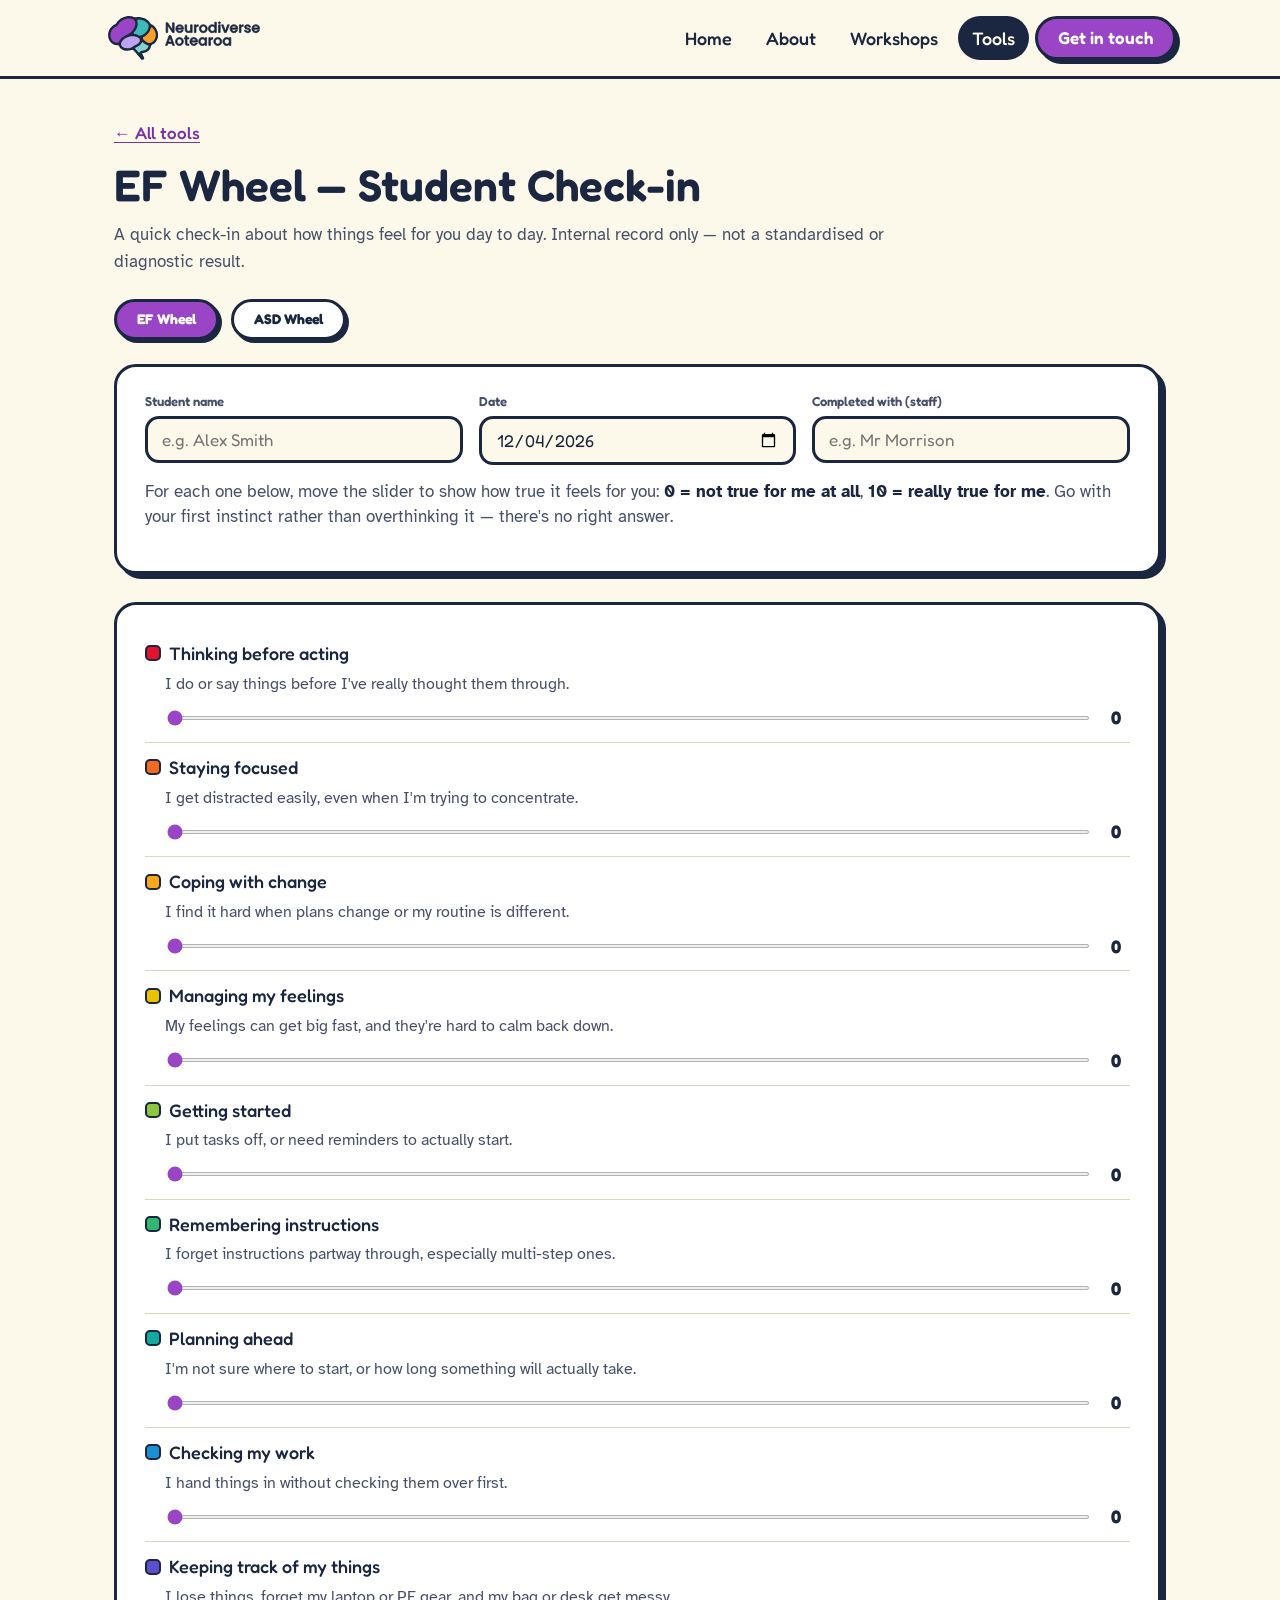
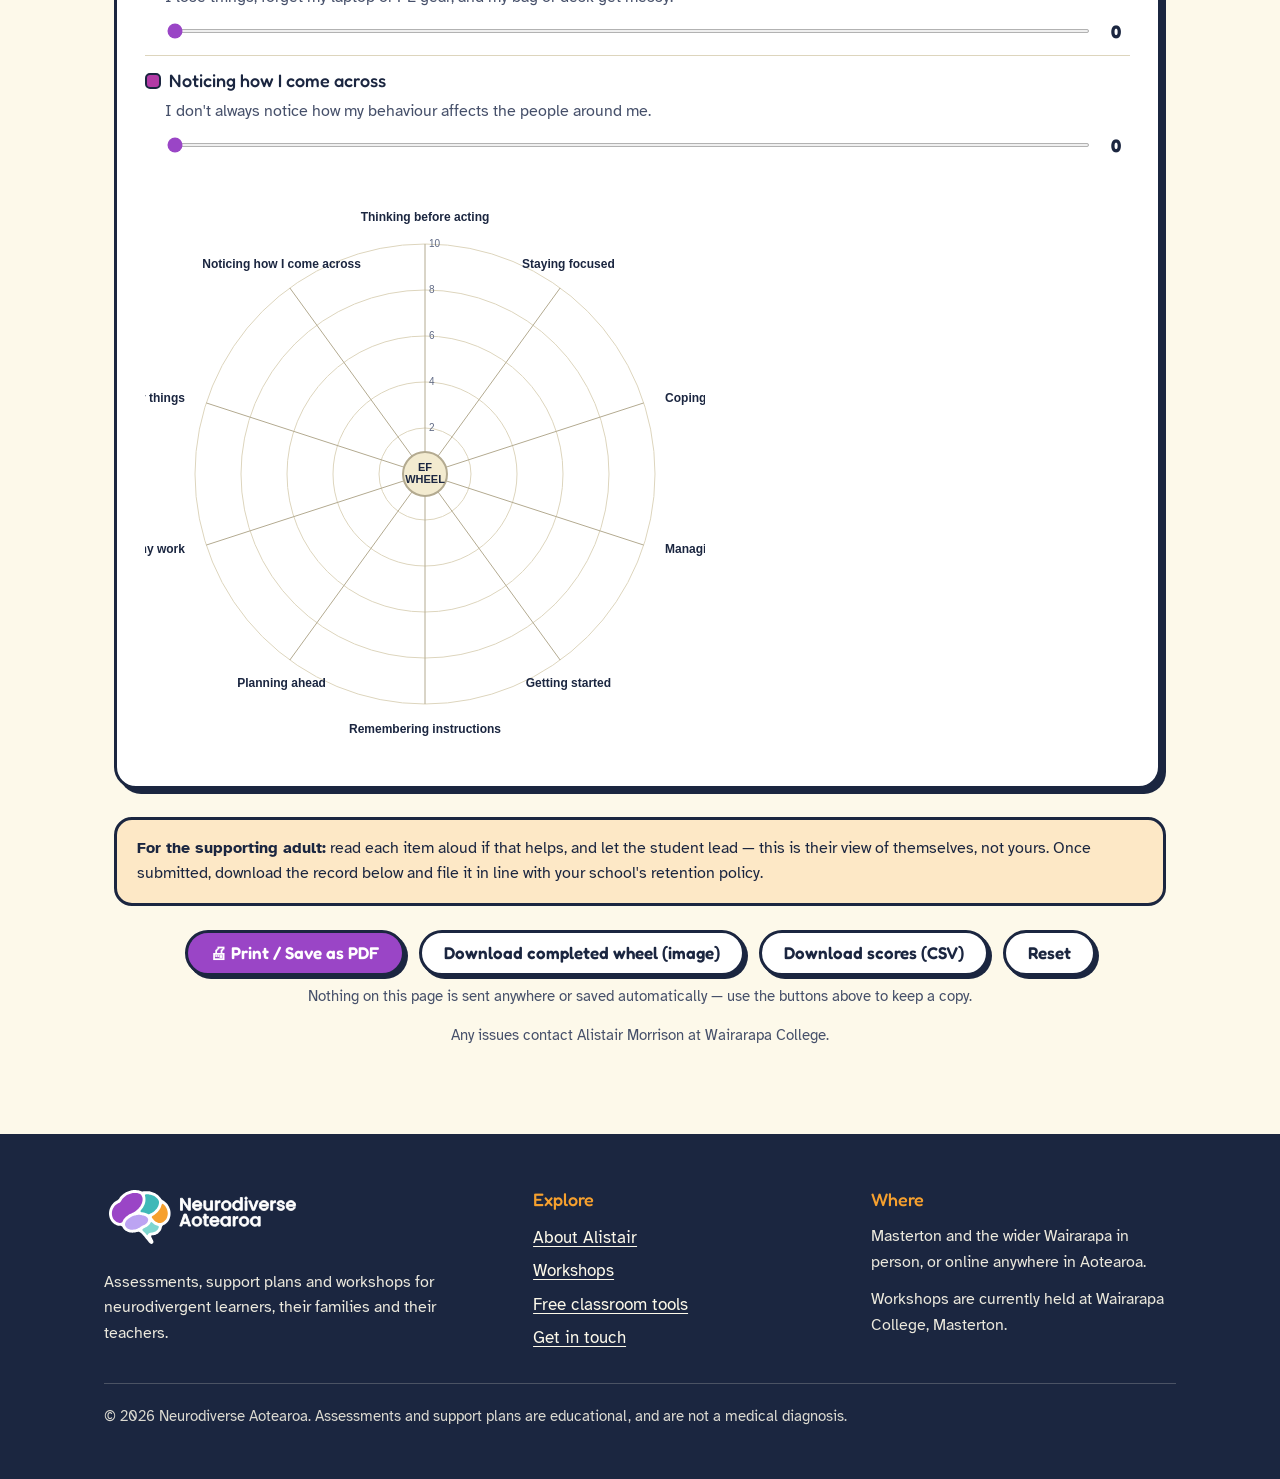
<file: tools/checkin-wheels.html>
<!DOCTYPE html>
<html lang="en">
<head>
<meta charset="UTF-8">
<meta name="viewport" content="width=device-width, initial-scale=1.0">
<title>Check-in Wheels</title>
<link rel="preconnect" href="https://fonts.googleapis.com"><link rel="preconnect" href="https://fonts.gstatic.com" crossorigin><link rel="stylesheet" href="https://fonts.googleapis.com/css2?family=Atkinson+Hyperlegible:ital,wght@0,400;0,700;1,400&family=Fredoka:wght@400;500;600&display=swap">
<style>
  * { box-sizing: border-box; }
  body {
    font-family: "Public Sans", -apple-system, "Segoe UI", Roboto, Arial, sans-serif;
    background: var(--bg);
    margin: 0;
    padding: 24px;
    color: var(--ink);
  }
  .wrap { max-width: 1100px; margin: 0 auto; }
  h1 { font-family: "Fraunces", Georgia, serif; font-weight: 600; color: var(--navy); font-size: 27px; margin: 0 0 4px; }
  .subtitle { color: var(--ink-soft); font-style: italic; margin: 0 0 16px; }
  .toggle-row { display: flex; gap: 8px; margin-bottom: 18px; }
  .toggle-btn {
    background: var(--surface); color: var(--navy); border: 1.5px solid var(--navy);
    padding: 9px 20px; border-radius: 999px; font-size: 14px; font-weight: 700;
    cursor: pointer;
  }
  .toggle-btn.active { background: var(--navy-strong); color: var(--on-strong); border-color: var(--navy-strong); }
  .card {
    background: var(--surface);
    border: 1px solid var(--border);
    border-radius: 10px;
    padding: 20px 24px;
    margin-bottom: 18px;
    box-shadow: 0 1px 3px rgba(0,0,0,0.06);
  }
  .meta-row { display: flex; flex-wrap: wrap; gap: 16px; }
  .meta-row label { display: flex; flex-direction: column; font-size: 13px; color: var(--ink-soft); font-weight: 600; flex: 1; min-width: 180px; }
  .meta-row input, .meta-row textarea {
    margin-top: 4px; padding: 8px 10px; border: 1px solid var(--border); border-radius: 6px;
    font-size: 14px; font-family: inherit; background: var(--surface); color: var(--ink);
  }
  .instructions { font-size: 14px; line-height: 1.5; color: var(--ink-soft); }
  .instructions strong { color: var(--navy); }
  .layout { display: flex; gap: 24px; flex-wrap: wrap; align-items: flex-start; }
  .sliders { flex: 1 1 420px; min-width: 320px; }
  .wheel-col { flex: 0 0 auto; text-align: center; }
  .domain-row { padding: 10px 0; border-bottom: 1px solid var(--border); }
  .domain-row:last-child { border-bottom: none; }
  .domain-head { display: flex; align-items: center; gap: 8px; margin-bottom: 4px; }
  .chip { width: 12px; height: 12px; border-radius: 3px; flex: none; }
  .domain-label { font-weight: 700; font-size: 14.5px; color: var(--ink); }
  .domain-stmt { font-size: 13.5px; color: var(--ink-soft); margin: 0 0 6px 20px; }
  .slider-row { display: flex; align-items: center; gap: 10px; margin-left: 20px; }
  input[type=range] { flex: 1; accent-color: var(--accent-strong); height: 4px; }
  .val { width: 28px; text-align: center; font-weight: 700; font-size: 14px; color: var(--navy); }
  canvas { max-width: 100%; }
  .buttons { display: flex; gap: 10px; flex-wrap: wrap; margin-top: 14px; justify-content: center; }
  button {
    font-family: "Public Sans", sans-serif;
    background: var(--navy-strong); color: var(--on-strong); border: none; padding: 10px 18px;
    border-radius: 6px; font-size: 14px; font-weight: 600; cursor: pointer;
  }
  button.secondary { background: var(--surface); color: var(--navy); border: 1.5px solid var(--navy); }
  button:hover { opacity: 0.9; }
  .note {
    background: var(--warn-bg); border: 1px solid var(--warn-border); border-radius: 8px;
    padding: 12px 16px; font-size: 13.5px; color: var(--warn-ink); margin-top: 16px;
  }
  .footer-note { font-size: 12px; color: var(--ink-faint); text-align: center; margin-top: 8px; }
  .print-only { display: none; }
  @media print {
    body * { visibility: hidden; }
    .print-only, .print-only * { visibility: visible; }
    .print-only {
      display: block; position: absolute; top: 0; left: 0;
      width: 100%; height: auto;
    }
    .print-only img { display: block; width: 100%; height: auto; }
    #printImagePage2 { page-break-before: always; }
  }
</style>
<link rel="icon" type="image/svg+xml" href="/assets/favicon.svg">
<link rel="stylesheet" href="/assets/tools.css">
</head>
<body>
<a class="skip-link" href="#main">Skip to content</a>
<header class="site">
  <div class="nav-row">
    <a class="brand" href="/" aria-label="Neurodiverse Aotearoa home"><img src="/assets/logo.svg" alt="Neurodiverse Aotearoa" width="165" height="52"></a>
    <button class="nav-toggle" aria-expanded="false" aria-controls="site-nav">Menu</button>
    <nav class="main" id="site-nav" aria-label="Main">
      <ul><li><a class="link" href="/">Home</a></li><li><a class="link" href="/about/">About</a></li><li><a class="link" href="/workshops/">Workshops</a></li><li><a class="link" href="/tools/" aria-current="page">Tools</a></li><li><a class="btn btn-primary btn-sm" href="/contact/">Get in touch</a></li></ul>
    </nav>
  </div>
</header>
<main id="main">
<div class="wrap">
  <a class="back-link no-print" href="/tools/">&larr; All tools</a>
  <h1 id="pageTitle">EF Wheel — Student Check-in</h1>
  <p class="subtitle" id="pageSubtitle">A quick check-in about how things feel for you day to day. Internal record only — not a standardised or diagnostic result.</p>

  <div class="toggle-row" id="toggleRow">
    <button class="toggle-btn active" data-set="ef">EF Wheel</button>
    <button class="toggle-btn" data-set="asd">ASD Wheel</button>
  </div>

  <div class="card">
    <div class="meta-row">
      <label>Student name
        <input type="text" id="studentName" placeholder="e.g. Alex Smith">
      </label>
      <label>Date
        <input type="date" id="checkDate">
      </label>
      <label>Completed with (staff)
        <input type="text" id="staffName" placeholder="e.g. Mr Morrison">
      </label>
    </div>
    <p class="instructions" style="margin-top:14px;">
      For each one below, move the slider to show how true it feels for you: <strong>0 = not true for me at all</strong>, <strong>10 = really true for me</strong>. Go with your first instinct rather than overthinking it — there's no right answer.
    </p>
  </div>

  <div class="card layout">
    <div class="sliders" id="sliders"></div>
    <div class="wheel-col">
      <canvas id="wheelCanvas" width="560" height="560"></canvas>
    </div>
  </div>

  <div class="note">
    <strong>For the supporting adult:</strong> read each item aloud if that helps, and let the student lead — this is their view of themselves, not yours. Once submitted, download the record below and file it in line with your school's retention policy.
  </div>

  <div class="buttons">
    <button id="printBtn">🖨 Print / Save as PDF</button>
    <button id="downloadImg" class="secondary">Download completed wheel (image)</button>
    <button id="downloadCsv" class="secondary">Download scores (CSV)</button>
    <button id="resetBtn" class="secondary">Reset</button>
  </div>
  <p class="footer-note">Nothing on this page is sent anywhere or saved automatically — use the buttons above to keep a copy.</p>
  <p class="footer-note">Any issues contact Alistair Morrison at Wairarapa College.</p>
</div>
</main>
</main>
<footer class="site">
  <div class="wrap">
    <div class="foot-grid">
      <div>
        <img src="/assets/logo-reversed.svg" alt="Neurodiverse Aotearoa" width="200" height="65">
        <p>Assessments, support plans and workshops for neurodivergent learners, their families and their teachers.</p>
      </div>
      <div>
        <h4>Explore</h4>
        <ul>
          <li><a href="/about/">About Alistair</a></li>
          <li><a href="/workshops/">Workshops</a></li>
          <li><a href="/tools/">Free classroom tools</a></li>
          <li><a href="/contact/">Get in touch</a></li>
        </ul>
      </div>
      <div>
        <h4>Where</h4>
        <p style="margin-top:0">Masterton and the wider Wairarapa in person, or online anywhere in Aotearoa.</p>
        <p>Workshops are currently held at Wairarapa College, Masterton.</p>
      </div>
    </div>
    <p class="small">&copy; 2026 Neurodiverse Aotearoa. Assessments and support plans are educational, and are not a medical diagnosis.</p>
  </div>
</footer>
<script>
  (function () {
    var b = document.querySelector('.nav-toggle'), n = document.getElementById('site-nav');
    if (!b || !n) return;
    b.addEventListener('click', function () {
      var open = n.classList.toggle('open');
      b.setAttribute('aria-expanded', open ? 'true' : 'false');
    });
  })();
</script>


<div class="print-only">
  <img id="printImage" alt="">
  <img id="printImagePage2" alt="">
</div>


<script>
// ---------- wheel definitions ----------
const WHEEL_SETS = {
  ef: {
    title: "EF Wheel — Student Check-in",
    subtitle: "A quick check-in about how things feel for you day to day. Internal record only — not a standardised or diagnostic result.",
    filePrefix: "EF_Wheel",
    hub: ["EF", "WHEEL"],
    domains: [
      { key: "impulse",   label: "Thinking before acting",        stmt: "I do or say things before I've really thought them through.", color: "#E4132D" },
      { key: "focus",     label: "Staying focused",                stmt: "I get distracted easily, even when I'm trying to concentrate.", color: "#F26B21" },
      { key: "change",    label: "Coping with change",             stmt: "I find it hard when plans change or my routine is different.", color: "#F7A81B" },
      { key: "emotion",   label: "Managing my feelings",           stmt: "My feelings can get big fast, and they're hard to calm back down.", color: "#E8C400" },
      { key: "starting",  label: "Getting started",                stmt: "I put tasks off, or need reminders to actually start.", color: "#8DC63F" },
      { key: "memory",    label: "Remembering instructions",       stmt: "I forget instructions partway through, especially multi-step ones.", color: "#2EB872" },
      { key: "planning",  label: "Planning ahead",                 stmt: "I'm not sure where to start, or how long something will actually take.", color: "#12A9A0" },
      { key: "checking",  label: "Checking my work",               stmt: "I hand things in without checking them over first.", color: "#1D8FD1" },
      { key: "materials", label: "Keeping track of my things",     stmt: "I lose things, forget my laptop or PE gear, and my bag or desk get messy.", color: "#5B4FCF" },
      { key: "selfaware", label: "Noticing how I come across",     stmt: "I don't always notice how my behaviour affects the people around me.", color: "#B23AA6" },
    ],
  },
  asd: {
    title: "ASD Wheel — Student Check-in",
    subtitle: "A quick check-in about how things feel for you day to day. Internal record only — not a standardised or diagnostic result.",
    filePrefix: "ASD_Wheel",
    hub: ["ASD", "WHEEL"],
    domains: [
      { key: "eyecontact",   label: "Eye contact",                stmt: "Making eye contact feels uncomfortable or hard for me.", color: "#E4132D" },
      { key: "social",       label: "Social situations",          stmt: "I find it hard to know what to do or say in social situations.", color: "#F26B21" },
      { key: "sensitivity",  label: "Noise, light & texture",     stmt: "Certain textures, noises, lights or smells feel like too much for me.", color: "#F7A81B" },
      { key: "routine",      label: "Need for routine",           stmt: "I feel unsettled when my routine changes or things don't go as planned.", color: "#E8C400" },
      { key: "execfunction", label: "Executive function",         stmt: "I find it hard to plan, get organised, or start tasks.", color: "#8DC63F" },
      { key: "communication",label: "Communication",              stmt: "It's hard for me to explain what I mean, or to understand what others mean.", color: "#2EB872" },
      { key: "interests",    label: "Restricted interests",       stmt: "I have a few topics or activities I really love and think about a lot.", color: "#12A9A0" },
      { key: "anxiety",      label: "Anxiety",                    stmt: "I feel worried or anxious a lot of the time.", color: "#1D8FD1" },
      { key: "stimming",     label: "Stimming",                   stmt: "I move my body, my hands, or make sounds to help myself feel okay (e.g. rocking, tapping, flapping).", color: "#5B4FCF" },
      { key: "meltdowns",    label: "Meltdowns",                  stmt: "Things can build up until I have a meltdown or shut down.", color: "#B23AA6" },
    ],
  },
};

let currentSet = "ef";
const values = {
  ef: WHEEL_SETS.ef.domains.map(() => 0),
  asd: WHEEL_SETS.asd.domains.map(() => 0),
};

// ---------- build sliders for the active set ----------
function buildSliders() {
  const set = WHEEL_SETS[currentSet];
  const vals = values[currentSet];
  const slidersEl = document.getElementById("sliders");
  slidersEl.innerHTML = "";
  set.domains.forEach((d, i) => {
    const row = document.createElement("div");
    row.className = "domain-row";
    row.innerHTML = `
      <div class="domain-head">
        <span class="chip" style="background:${d.color}"></span>
        <span class="domain-label">${d.label}</span>
      </div>
      <p class="domain-stmt">${d.stmt}</p>
      <div class="slider-row">
        <input type="range" min="0" max="10" step="1" value="${vals[i]}" id="slider-${i}">
        <span class="val" id="val-${i}">${vals[i]}</span>
      </div>
    `;
    slidersEl.appendChild(row);
  });
  set.domains.forEach((d, i) => {
    const slider = document.getElementById(`slider-${i}`);
    const valEl = document.getElementById(`val-${i}`);
    slider.addEventListener("input", () => {
      vals[i] = parseInt(slider.value, 10);
      valEl.textContent = vals[i];
      redraw();
    });
  });
}

// ---------- helpers ----------
function formatDateNice(iso) {
  if (!iso) return "no date entered";
  const d = new Date(iso + "T00:00:00");
  if (isNaN(d.getTime())) return iso;
  return d.toLocaleDateString("en-NZ", { day: "numeric", month: "long", year: "numeric" });
}

// ---------- wheel drawing ----------
function labelAlign(dx, dy) {
  if (dy < -0.55) return { align: "center", baseline: "bottom", dxOff: 0, dyOff: -6 };
  if (dy > 0.55) return { align: "center", baseline: "top", dxOff: 0, dyOff: 6 };
  if (dx > 0) return { align: "left", baseline: "middle", dxOff: 8, dyOff: 0 };
  return { align: "right", baseline: "middle", dxOff: -8, dyOff: 0 };
}

function drawWheel(ctx, domainsArr, vals, cx, cy, r, opts) {
  opts = opts || {};
  const n = domainsArr.length;
  const fontSize = opts.fontSize || 12;
  const hub = opts.hub || ["", ""];
  const gridColor = opts.gridColor || "#D6D6D6";
  const numColor = opts.numColor || "#9A9A9A";
  const spokeColor = opts.spokeColor || "#B9B9B9";
  const labelColor = opts.labelColor || "#333";
  const fillColor = opts.fillColor || "rgba(31,56,100,0.22)";
  const strokeColor = opts.strokeColor || "#1F3864";
  const hubFillColor = opts.hubFillColor || "#B7B7B7";
  const hubStrokeColor = opts.hubStrokeColor || "#8a8a8a";
  const hubTextColor = opts.hubTextColor || "#2b2b2b";

  // grid rings
  ctx.strokeStyle = gridColor;
  ctx.lineWidth = 1;
  for (let ring = 2; ring <= 10; ring += 2) {
    ctx.beginPath();
    ctx.arc(cx, cy, (ring / 10) * r, 0, Math.PI * 2);
    ctx.stroke();
  }
  // scale numbers up the top axis, for reference on printed/exported copies
  ctx.fillStyle = numColor;
  ctx.font = `${Math.round(fontSize * 0.8)}px -apple-system, Arial, sans-serif`;
  ctx.textAlign = "left";
  ctx.textBaseline = "middle";
  for (let ring = 2; ring <= 10; ring += 2) {
    ctx.fillText(String(ring), cx + 4, cy - (ring / 10) * r);
  }

  // spokes + labels + dots
  const pts = [];
  for (let i = 0; i < n; i++) {
    const angle = -Math.PI / 2 + i * (2 * Math.PI / n);
    const dx = Math.cos(angle), dy = Math.sin(angle);
    const ex = cx + dx * r, ey = cy + dy * r;
    ctx.strokeStyle = spokeColor;
    ctx.beginPath();
    ctx.moveTo(cx, cy);
    ctx.lineTo(ex, ey);
    ctx.stroke();

    // axis dot showing current value colour
    const vr = (vals[i] / 10) * r;
    ctx.fillStyle = domainsArr[i].color;
    ctx.beginPath();
    ctx.arc(cx + dx * vr, cy + dy * vr, 4, 0, Math.PI * 2);
    ctx.fill();

    pts.push({ x: cx + dx * vr, y: cy + dy * vr });

    // label
    const lx = cx + dx * (r + 14), ly = cy + dy * (r + 14);
    const a = labelAlign(dx, dy);
    ctx.fillStyle = labelColor;
    ctx.font = `700 ${fontSize}px -apple-system, Arial, sans-serif`;
    ctx.textAlign = a.align;
    ctx.textBaseline = a.baseline;
    ctx.fillText(domainsArr[i].label, lx + a.dxOff, ly + a.dyOff);
  }

  // filled polygon of current values
  ctx.beginPath();
  pts.forEach((p, idx) => idx === 0 ? ctx.moveTo(p.x, p.y) : ctx.lineTo(p.x, p.y));
  ctx.closePath();
  ctx.fillStyle = fillColor;
  ctx.fill();
  ctx.strokeStyle = strokeColor;
  ctx.lineWidth = 2;
  ctx.stroke();

  // centre hub
  ctx.fillStyle = hubFillColor;
  ctx.beginPath();
  ctx.arc(cx, cy, 22, 0, Math.PI * 2);
  ctx.fill();
  ctx.strokeStyle = hubStrokeColor;
  ctx.stroke();
  ctx.fillStyle = hubTextColor;
  ctx.font = "700 11px -apple-system, Arial, sans-serif";
  ctx.textAlign = "center";
  ctx.textBaseline = "middle";
  ctx.fillText(hub[0] || "", cx, cy - 6);
  ctx.fillText(hub[1] || "", cx, cy + 6);
}

// reads a resolved CSS custom property so the live wheel follows the page's theme
function themeColor(varName, fallback) {
  const v = getComputedStyle(document.documentElement).getPropertyValue(varName).trim();
  return v || fallback;
}

function redraw() {
  const set = WHEEL_SETS[currentSet];
  const canvas = document.getElementById("wheelCanvas");
  const ctx = canvas.getContext("2d");
  ctx.clearRect(0, 0, canvas.width, canvas.height);
  drawWheel(ctx, set.domains, values[currentSet], 280, 280, 230, {
    hub: set.hub,
    gridColor: themeColor("--border", "#D6D6D6"),
    numColor: themeColor("--ink-faint", "#9A9A9A"),
    spokeColor: themeColor("--border-strong", "#B9B9B9"),
    labelColor: themeColor("--ink", "#333"),
    fillColor: themeColor("--wheel-fill", "rgba(31,56,100,0.22)"),
    strokeColor: themeColor("--navy", "#1F3864"),
    hubFillColor: themeColor("--surface-2", "#B7B7B7"),
    hubStrokeColor: themeColor("--border-strong", "#8a8a8a"),
    hubTextColor: themeColor("--ink", "#2b2b2b"),
  });
}

// keep the live wheel in step if the viewer's OS theme flips while the page is open
if (window.matchMedia) {
  window.matchMedia("(prefers-color-scheme: dark)").addEventListener("change", () => redraw());
}

// ---------- toggle between wheels ----------
function switchSet(key) {
  currentSet = key;
  const set = WHEEL_SETS[key];
  document.getElementById("pageTitle").textContent = set.title;
  document.getElementById("pageSubtitle").textContent = set.subtitle;
  document.querySelectorAll(".toggle-btn").forEach((btn) => {
    btn.classList.toggle("active", btn.dataset.set === key);
  });
  buildSliders();
  redraw();
}

document.getElementById("toggleRow").addEventListener("click", (e) => {
  const btn = e.target.closest(".toggle-btn");
  if (!btn) return;
  switchSet(btn.dataset.set);
});

buildSliders();
redraw();

document.getElementById("checkDate").valueAsDate = new Date();

// ---------- reset (clears the active wheel only) ----------
document.getElementById("resetBtn").addEventListener("click", () => {
  const vals = values[currentSet];
  vals.forEach((_, i) => {
    vals[i] = 0;
    document.getElementById(`slider-${i}`).value = 0;
    document.getElementById(`val-${i}`).textContent = 0;
  });
  redraw();
});

// ---------- file saving (plain browser download) ----------
function guessMime(filename) {
  if (filename.endsWith(".csv")) return "text/csv";
  if (filename.endsWith(".png")) return "image/png";
  return "application/octet-stream";
}
function saveFile(filename, data) {
  const blob = (data instanceof Blob) ? data : new Blob([data], { type: guessMime(filename) });
  const url = URL.createObjectURL(blob);
  const a = document.createElement("a");
  a.href = url;
  a.download = filename;
  document.body.appendChild(a);
  a.click();
  a.remove();
  URL.revokeObjectURL(url);
}

// ---------- CSV download (active wheel) ----------
document.getElementById("downloadCsv").addEventListener("click", () => {
  const set = WHEEL_SETS[currentSet];
  const vals = values[currentSet];
  const name = document.getElementById("studentName").value || "Unnamed";
  const date = document.getElementById("checkDate").value || "";
  const staff = document.getElementById("staffName").value || "";
  let csv = `Wheel,${set.title}\nStudent,${name}\nDate,${date}\nCompleted with,${staff}\n\nDomain,Score (0-10)\n`;
  set.domains.forEach((d, i) => { csv += `"${d.label}",${vals[i]}\n`; });
  saveFile(`${set.filePrefix}_${name.replace(/\s+/g, "_")}_${date}.csv`, csv);
});

// ---------- shared full-page record canvas (used by the PNG download and the print/PDF view) ----------
// Deliberately drawn in fixed light colours regardless of on-screen theme — this is a
// printable/exportable record, same rationale as the spelling test tool's print styles.
function buildRecordCanvas() {
  const set = WHEEL_SETS[currentSet];
  const vals = values[currentSet];
  const name = document.getElementById("studentName").value || "Unnamed";
  const date = document.getElementById("checkDate").value || "";
  const staff = document.getElementById("staffName").value || "";

  const W = 1000, H = 1400;
  const out = document.createElement("canvas");
  out.width = W; out.height = H;
  const ctx = out.getContext("2d");
  ctx.fillStyle = "#FFFFFF";
  ctx.fillRect(0, 0, W, H);

  ctx.fillStyle = "#1F3864";
  ctx.font = "700 30px -apple-system, Arial, sans-serif";
  ctx.textAlign = "center";
  ctx.textBaseline = "alphabetic";
  ctx.fillText(set.title, W / 2, 55);

  ctx.fillStyle = "#595959";
  ctx.font = "italic 15px -apple-system, Arial, sans-serif";
  ctx.fillText("Internal record only — not a standardised or diagnostic result.", W / 2, 82);

  // single-line header: Name — Date — Completed with Staff
  ctx.textAlign = "center";
  ctx.textBaseline = "alphabetic";
  ctx.fillStyle = "#1F1F1F";
  ctx.font = "600 17px -apple-system, Arial, sans-serif";
  const dateStr = formatDateNice(date);
  ctx.fillText(`${name}  —  ${dateStr}  —  Completed with ${staff || "—"}`, W / 2, 118);

  drawWheel(ctx, set.domains, vals, W / 2, 560, 300, { fontSize: 15, hub: set.hub });

  // score table, two columns — reset alignment/baseline explicitly, drawWheel leaves
  // ctx set to "center"/"middle" from drawing the centre hub label
  const startY = 930;
  ctx.textAlign = "left";
  ctx.textBaseline = "alphabetic";
  ctx.font = "700 16px -apple-system, Arial, sans-serif";
  ctx.fillStyle = "#1F3864";
  ctx.fillText("Scores", 60, startY);
  ctx.font = "14px -apple-system, Arial, sans-serif";
  ctx.fillStyle = "#1F1F1F";
  const colW = (W - 120) / 2;
  set.domains.forEach((d, i) => {
    const col = i < 5 ? 0 : 1;
    const row = i % 5;
    const x = 60 + col * colW;
    const y = startY + 34 + row * 30;
    ctx.fillStyle = d.color;
    ctx.fillRect(x, y - 12, 10, 10);
    ctx.fillStyle = "#1F1F1F";
    ctx.textAlign = "left";
    ctx.textBaseline = "alphabetic";
    ctx.fillText(`${d.label}: ${vals[i]}`, x + 18, y - 2);
  });

  ctx.fillStyle = "#8A8A8A";
  ctx.font = "12px -apple-system, Arial, sans-serif";
  ctx.textAlign = "center";
  ctx.fillText("Store in line with your school's document retention policy.", W / 2, H - 46);
  ctx.fillText("Any issues contact Alistair Morrison at Wairarapa College.", W / 2, H - 28);

  return { canvas: out, set, name, date };
}

// ---------- word-wrap helper for canvas text ----------
function wrapText(ctx, text, maxWidth) {
  const words = text.split(" ");
  const lines = [];
  let line = "";
  for (const word of words) {
    const test = line ? `${line} ${word}` : word;
    if (line && ctx.measureText(test).width > maxWidth) {
      lines.push(line);
      line = word;
    } else {
      line = test;
    }
  }
  if (line) lines.push(line);
  return lines;
}

// ---------- page 2: full prompts + scores, for print/PDF only ----------
function buildPromptsCanvas() {
  const set = WHEEL_SETS[currentSet];
  const vals = values[currentSet];
  const name = document.getElementById("studentName").value || "Unnamed";
  const date = document.getElementById("checkDate").value || "";
  const staff = document.getElementById("staffName").value || "";

  const W = 1000;
  const marginX = 70;
  const textX = marginX + 20;
  const contentW = W - marginX * 2 - 20;
  const headerH = 150;
  const labelLineH = 24;
  const stmtLineH = 21;
  const itemGap = 22;
  const stmtFont = "15px -apple-system, Arial, sans-serif";

  // measure on a scratch context first so we know the total height up front
  const measure = document.createElement("canvas").getContext("2d");
  measure.font = stmtFont;
  const wrapped = set.domains.map((d) => wrapText(measure, d.stmt, contentW));

  const itemTops = [];
  let y = headerH;
  wrapped.forEach((lines) => {
    itemTops.push(y);
    y += labelLineH + lines.length * stmtLineH + itemGap;
  });
  const H = Math.ceil(y + 50);

  const out = document.createElement("canvas");
  out.width = W; out.height = H;
  const ctx = out.getContext("2d");
  ctx.fillStyle = "#FFFFFF";
  ctx.fillRect(0, 0, W, H);

  ctx.fillStyle = "#1F3864";
  ctx.font = "700 26px -apple-system, Arial, sans-serif";
  ctx.textAlign = "center";
  ctx.textBaseline = "alphabetic";
  ctx.fillText(set.title, W / 2, 48);

  ctx.fillStyle = "#595959";
  ctx.font = "italic 14px -apple-system, Arial, sans-serif";
  ctx.fillText("Check-in prompts and scores", W / 2, 72);

  ctx.fillStyle = "#1F1F1F";
  ctx.font = "600 15px -apple-system, Arial, sans-serif";
  const dateStr = formatDateNice(date);
  ctx.fillText(`${name}  —  ${dateStr}  —  Completed with ${staff || "—"}`, W / 2, 98);

  set.domains.forEach((d, i) => {
    const top = itemTops[i];
    ctx.fillStyle = d.color;
    ctx.fillRect(marginX, top - 12, 12, 12);

    ctx.textAlign = "left";
    ctx.fillStyle = "#1F1F1F";
    ctx.font = "700 16px -apple-system, Arial, sans-serif";
    ctx.fillText(d.label, textX, top);

    ctx.textAlign = "right";
    ctx.fillStyle = "#1F3864";
    ctx.font = "700 15px -apple-system, Arial, sans-serif";
    ctx.fillText(`${vals[i]} / 10`, W - marginX, top);

    ctx.textAlign = "left";
    ctx.fillStyle = "#595959";
    ctx.font = stmtFont;
    wrapped[i].forEach((line, li) => {
      ctx.fillText(line, textX, top + labelLineH + li * stmtLineH - 4);
    });

    const bottom = top + labelLineH + wrapped[i].length * stmtLineH + (itemGap - 10);
    ctx.strokeStyle = "#E5E5E5";
    ctx.lineWidth = 1;
    ctx.beginPath();
    ctx.moveTo(marginX, bottom);
    ctx.lineTo(W - marginX, bottom);
    ctx.stroke();
  });

  ctx.fillStyle = "#8A8A8A";
  ctx.font = "12px -apple-system, Arial, sans-serif";
  ctx.textAlign = "center";
  ctx.fillText("Any issues contact Alistair Morrison at Wairarapa College.", W / 2, H - 24);

  return { canvas: out };
}

// ---------- image (full record) download (active wheel) ----------
document.getElementById("downloadImg").addEventListener("click", () => {
  const { canvas, set, name, date } = buildRecordCanvas();
  canvas.toBlob((blob) => {
    if (!blob) return;
    saveFile(`${set.filePrefix}_${name.replace(/\s+/g, "_")}_${date}.png`, blob);
  }, "image/png");
});

// ---------- print / save as PDF (active wheel) — page 1: wheel + summary, page 2: prompts ----------
document.getElementById("printBtn").addEventListener("click", () => {
  const { canvas } = buildRecordCanvas();
  const { canvas: canvas2 } = buildPromptsCanvas();
  const img1 = document.getElementById("printImage");
  const img2 = document.getElementById("printImagePage2");
  let loaded = 0;
  const maybePrint = () => { loaded++; if (loaded === 2) window.print(); };
  img1.onload = maybePrint;
  img2.onload = maybePrint;
  img1.src = canvas.toDataURL("image/png");
  img2.src = canvas2.toDataURL("image/png");
});
</script>

</body>
</html>
</file>
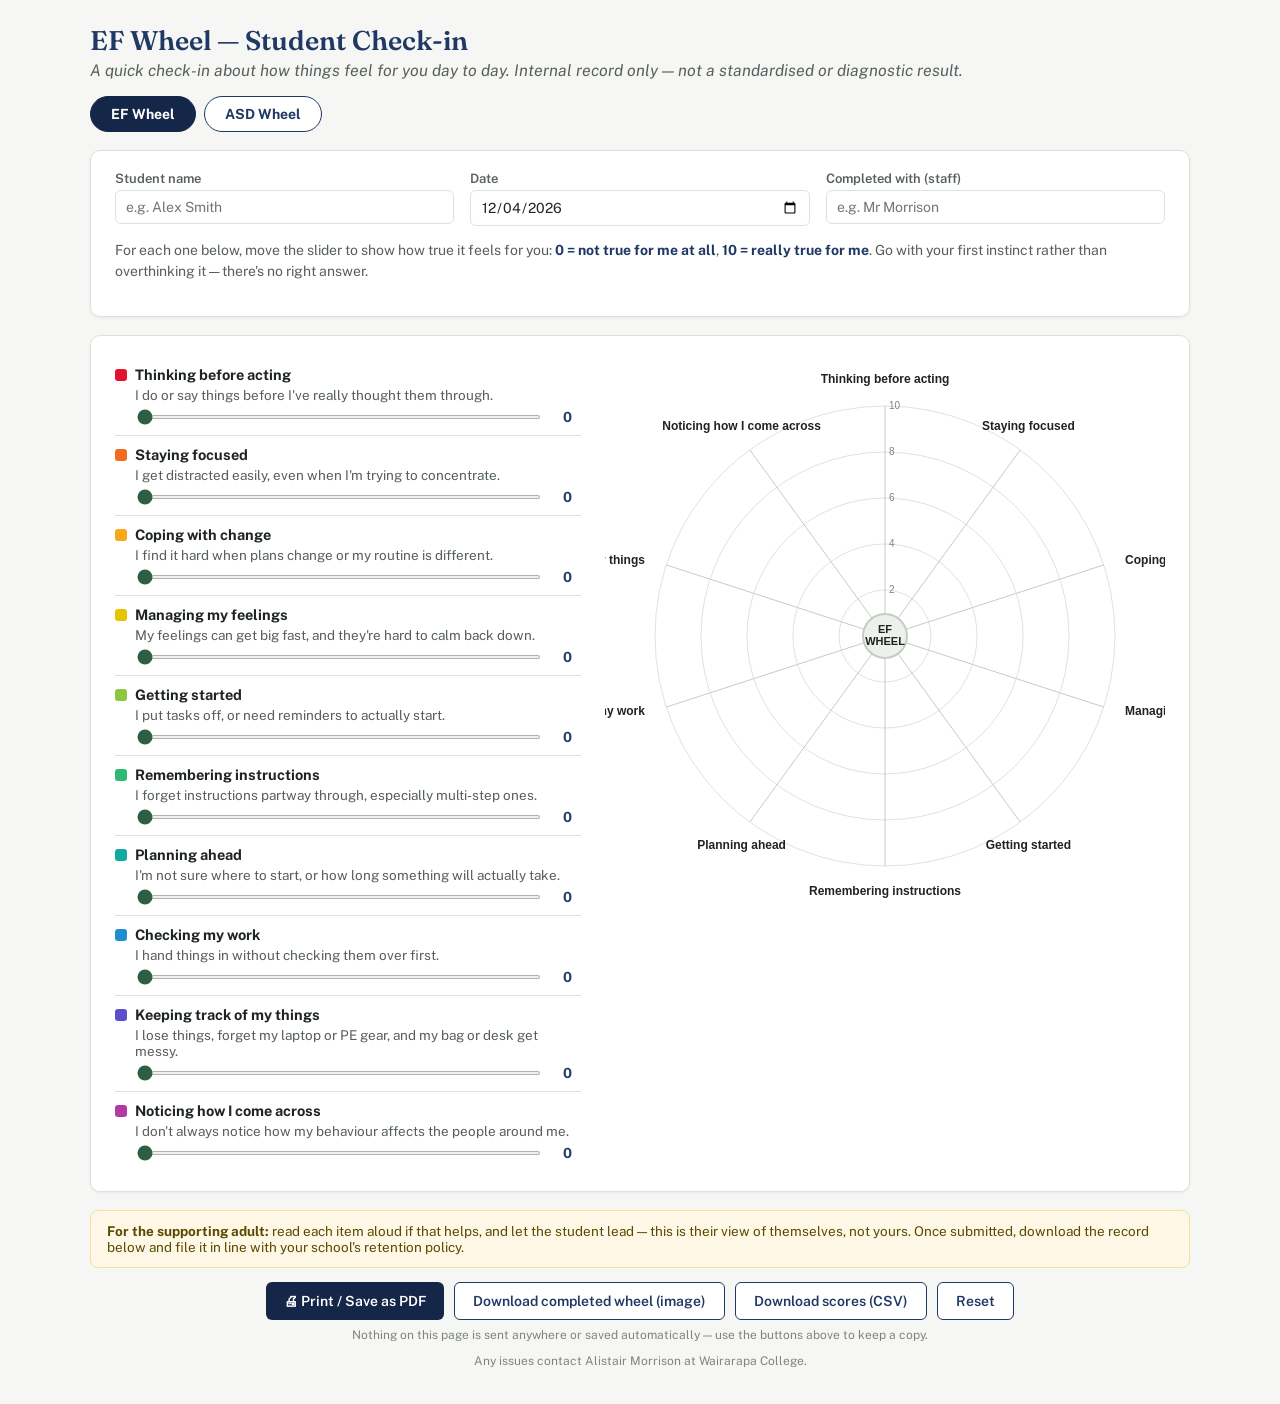
<file: tools/checkin-wheels_1.html>
<!DOCTYPE html>
<html lang="en">
<head>
<meta charset="UTF-8">
<meta name="viewport" content="width=device-width, initial-scale=1.0">
<title>Check-in Wheels</title>
<link rel="preconnect" href="https://fonts.googleapis.com">
<link rel="stylesheet" href="https://fonts.googleapis.com/css2?family=Fraunces:opsz,wght@9..144,500;9..144,600;9..144,700&family=Public+Sans:wght@400;500;600;700&display=swap">
<style>
  :root {
    --bg: #F6F7F5;
    --surface: #FFFFFF;
    --surface-2: #EDF0EC;
    --ink: #1E2422;
    --ink-soft: #565F5B;
    --ink-faint: #7C857F;
    --navy: #1F3864;
    --navy-strong: #142748;
    --accent: #3F7D5C;
    --accent-strong: #2E5E44;
    --accent-soft: #E4EFE6;
    --border: #DDE3DB;
    --border-strong: #C4CDC1;
    --on-strong: #FFFFFF;
    --warn-bg: #FFF8E6;
    --warn-border: #F2E0A8;
    --warn-ink: #5A4A00;
    --wheel-fill: rgba(31,56,100,0.20);
  }
  @media (prefers-color-scheme: dark) {
    :root:not([data-theme="light"]) {
      --bg: #12161A; --surface: #1A2024; --surface-2: #1F262A;
      --ink: #ECEFEC; --ink-soft: #A9B2AC; --ink-faint: #7C877F;
      --navy: #8FAAD6; --navy-strong: #B4C7E5;
      --accent: #78B896; --accent-strong: #98CDAE; --accent-soft: #1D2B24;
      --border: #2A3236; --border-strong: #384046; --on-strong: #10151A;
      --warn-bg: #332A12; --warn-border: #5C4A1E; --warn-ink: #E8C877;
      --wheel-fill: rgba(143,170,214,0.20);
    }
  }
  :root[data-theme="dark"] {
    --bg: #12161A; --surface: #1A2024; --surface-2: #1F262A;
    --ink: #ECEFEC; --ink-soft: #A9B2AC; --ink-faint: #7C877F;
    --navy: #8FAAD6; --navy-strong: #B4C7E5;
    --accent: #78B896; --accent-strong: #98CDAE; --accent-soft: #1D2B24;
    --border: #2A3236; --border-strong: #384046; --on-strong: #10151A;
    --warn-bg: #332A12; --warn-border: #5C4A1E; --warn-ink: #E8C877;
    --wheel-fill: rgba(143,170,214,0.20);
  }
  * { box-sizing: border-box; }
  body {
    font-family: "Public Sans", -apple-system, "Segoe UI", Roboto, Arial, sans-serif;
    background: var(--bg);
    margin: 0;
    padding: 24px;
    color: var(--ink);
  }
  .wrap { max-width: 1100px; margin: 0 auto; }
  h1 { font-family: "Fraunces", Georgia, serif; font-weight: 600; color: var(--navy); font-size: 27px; margin: 0 0 4px; }
  .subtitle { color: var(--ink-soft); font-style: italic; margin: 0 0 16px; }
  .toggle-row { display: flex; gap: 8px; margin-bottom: 18px; }
  .toggle-btn {
    background: var(--surface); color: var(--navy); border: 1.5px solid var(--navy);
    padding: 9px 20px; border-radius: 999px; font-size: 14px; font-weight: 700;
    cursor: pointer;
  }
  .toggle-btn.active { background: var(--navy-strong); color: var(--on-strong); border-color: var(--navy-strong); }
  .card {
    background: var(--surface);
    border: 1px solid var(--border);
    border-radius: 10px;
    padding: 20px 24px;
    margin-bottom: 18px;
    box-shadow: 0 1px 3px rgba(0,0,0,0.06);
  }
  .meta-row { display: flex; flex-wrap: wrap; gap: 16px; }
  .meta-row label { display: flex; flex-direction: column; font-size: 13px; color: var(--ink-soft); font-weight: 600; flex: 1; min-width: 180px; }
  .meta-row input, .meta-row textarea {
    margin-top: 4px; padding: 8px 10px; border: 1px solid var(--border); border-radius: 6px;
    font-size: 14px; font-family: inherit; background: var(--surface); color: var(--ink);
  }
  .instructions { font-size: 14px; line-height: 1.5; color: var(--ink-soft); }
  .instructions strong { color: var(--navy); }
  .layout { display: flex; gap: 24px; flex-wrap: wrap; align-items: flex-start; }
  .sliders { flex: 1 1 420px; min-width: 320px; }
  .wheel-col { flex: 0 0 auto; text-align: center; }
  .domain-row { padding: 10px 0; border-bottom: 1px solid var(--border); }
  .domain-row:last-child { border-bottom: none; }
  .domain-head { display: flex; align-items: center; gap: 8px; margin-bottom: 4px; }
  .chip { width: 12px; height: 12px; border-radius: 3px; flex: none; }
  .domain-label { font-weight: 700; font-size: 14.5px; color: var(--ink); }
  .domain-stmt { font-size: 13.5px; color: var(--ink-soft); margin: 0 0 6px 20px; }
  .slider-row { display: flex; align-items: center; gap: 10px; margin-left: 20px; }
  input[type=range] { flex: 1; accent-color: var(--accent-strong); height: 4px; }
  .val { width: 28px; text-align: center; font-weight: 700; font-size: 14px; color: var(--navy); }
  canvas { max-width: 100%; }
  .buttons { display: flex; gap: 10px; flex-wrap: wrap; margin-top: 14px; justify-content: center; }
  button {
    font-family: "Public Sans", sans-serif;
    background: var(--navy-strong); color: var(--on-strong); border: none; padding: 10px 18px;
    border-radius: 6px; font-size: 14px; font-weight: 600; cursor: pointer;
  }
  button.secondary { background: var(--surface); color: var(--navy); border: 1.5px solid var(--navy); }
  button:hover { opacity: 0.9; }
  .note {
    background: var(--warn-bg); border: 1px solid var(--warn-border); border-radius: 8px;
    padding: 12px 16px; font-size: 13.5px; color: var(--warn-ink); margin-top: 16px;
  }
  .footer-note { font-size: 12px; color: var(--ink-faint); text-align: center; margin-top: 8px; }
  .print-only { display: none; }
  @media print {
    body * { visibility: hidden; }
    .print-only, .print-only * { visibility: visible; }
    .print-only {
      display: block; position: absolute; top: 0; left: 0;
      width: 100%; height: auto;
    }
    .print-only img { display: block; width: 100%; height: auto; }
    #printImagePage2 { page-break-before: always; }
  }
</style>
</head>
<body>

<div class="wrap">
  <h1 id="pageTitle">EF Wheel — Student Check-in</h1>
  <p class="subtitle" id="pageSubtitle">A quick check-in about how things feel for you day to day. Internal record only — not a standardised or diagnostic result.</p>

  <div class="toggle-row" id="toggleRow">
    <button class="toggle-btn active" data-set="ef">EF Wheel</button>
    <button class="toggle-btn" data-set="asd">ASD Wheel</button>
  </div>

  <div class="card">
    <div class="meta-row">
      <label>Student name
        <input type="text" id="studentName" placeholder="e.g. Alex Smith">
      </label>
      <label>Date
        <input type="date" id="checkDate">
      </label>
      <label>Completed with (staff)
        <input type="text" id="staffName" placeholder="e.g. Mr Morrison">
      </label>
    </div>
    <p class="instructions" style="margin-top:14px;">
      For each one below, move the slider to show how true it feels for you: <strong>0 = not true for me at all</strong>, <strong>10 = really true for me</strong>. Go with your first instinct rather than overthinking it — there's no right answer.
    </p>
  </div>

  <div class="card layout">
    <div class="sliders" id="sliders"></div>
    <div class="wheel-col">
      <canvas id="wheelCanvas" width="560" height="560"></canvas>
    </div>
  </div>

  <div class="note">
    <strong>For the supporting adult:</strong> read each item aloud if that helps, and let the student lead — this is their view of themselves, not yours. Once submitted, download the record below and file it in line with your school's retention policy.
  </div>

  <div class="buttons">
    <button id="printBtn">🖨 Print / Save as PDF</button>
    <button id="downloadImg" class="secondary">Download completed wheel (image)</button>
    <button id="downloadCsv" class="secondary">Download scores (CSV)</button>
    <button id="resetBtn" class="secondary">Reset</button>
  </div>
  <p class="footer-note">Nothing on this page is sent anywhere or saved automatically — use the buttons above to keep a copy.</p>
  <p class="footer-note">Any issues contact Alistair Morrison at Wairarapa College.</p>
</div>

<div class="print-only">
  <img id="printImage" alt="">
  <img id="printImagePage2" alt="">
</div>


<script>
// ---------- wheel definitions ----------
const WHEEL_SETS = {
  ef: {
    title: "EF Wheel — Student Check-in",
    subtitle: "A quick check-in about how things feel for you day to day. Internal record only — not a standardised or diagnostic result.",
    filePrefix: "EF_Wheel",
    hub: ["EF", "WHEEL"],
    domains: [
      { key: "impulse",   label: "Thinking before acting",        stmt: "I do or say things before I've really thought them through.", color: "#E4132D" },
      { key: "focus",     label: "Staying focused",                stmt: "I get distracted easily, even when I'm trying to concentrate.", color: "#F26B21" },
      { key: "change",    label: "Coping with change",             stmt: "I find it hard when plans change or my routine is different.", color: "#F7A81B" },
      { key: "emotion",   label: "Managing my feelings",           stmt: "My feelings can get big fast, and they're hard to calm back down.", color: "#E8C400" },
      { key: "starting",  label: "Getting started",                stmt: "I put tasks off, or need reminders to actually start.", color: "#8DC63F" },
      { key: "memory",    label: "Remembering instructions",       stmt: "I forget instructions partway through, especially multi-step ones.", color: "#2EB872" },
      { key: "planning",  label: "Planning ahead",                 stmt: "I'm not sure where to start, or how long something will actually take.", color: "#12A9A0" },
      { key: "checking",  label: "Checking my work",               stmt: "I hand things in without checking them over first.", color: "#1D8FD1" },
      { key: "materials", label: "Keeping track of my things",     stmt: "I lose things, forget my laptop or PE gear, and my bag or desk get messy.", color: "#5B4FCF" },
      { key: "selfaware", label: "Noticing how I come across",     stmt: "I don't always notice how my behaviour affects the people around me.", color: "#B23AA6" },
    ],
  },
  asd: {
    title: "ASD Wheel — Student Check-in",
    subtitle: "A quick check-in about how things feel for you day to day. Internal record only — not a standardised or diagnostic result.",
    filePrefix: "ASD_Wheel",
    hub: ["ASD", "WHEEL"],
    domains: [
      { key: "eyecontact",   label: "Eye contact",                stmt: "Making eye contact feels uncomfortable or hard for me.", color: "#E4132D" },
      { key: "social",       label: "Social situations",          stmt: "I find it hard to know what to do or say in social situations.", color: "#F26B21" },
      { key: "sensitivity",  label: "Noise, light & texture",     stmt: "Certain textures, noises, lights or smells feel like too much for me.", color: "#F7A81B" },
      { key: "routine",      label: "Need for routine",           stmt: "I feel unsettled when my routine changes or things don't go as planned.", color: "#E8C400" },
      { key: "execfunction", label: "Executive function",         stmt: "I find it hard to plan, get organised, or start tasks.", color: "#8DC63F" },
      { key: "communication",label: "Communication",              stmt: "It's hard for me to explain what I mean, or to understand what others mean.", color: "#2EB872" },
      { key: "interests",    label: "Restricted interests",       stmt: "I have a few topics or activities I really love and think about a lot.", color: "#12A9A0" },
      { key: "anxiety",      label: "Anxiety",                    stmt: "I feel worried or anxious a lot of the time.", color: "#1D8FD1" },
      { key: "stimming",     label: "Stimming",                   stmt: "I move my body, my hands, or make sounds to help myself feel okay (e.g. rocking, tapping, flapping).", color: "#5B4FCF" },
      { key: "meltdowns",    label: "Meltdowns",                  stmt: "Things can build up until I have a meltdown or shut down.", color: "#B23AA6" },
    ],
  },
};

let currentSet = "ef";
const values = {
  ef: WHEEL_SETS.ef.domains.map(() => 0),
  asd: WHEEL_SETS.asd.domains.map(() => 0),
};

// ---------- build sliders for the active set ----------
function buildSliders() {
  const set = WHEEL_SETS[currentSet];
  const vals = values[currentSet];
  const slidersEl = document.getElementById("sliders");
  slidersEl.innerHTML = "";
  set.domains.forEach((d, i) => {
    const row = document.createElement("div");
    row.className = "domain-row";
    row.innerHTML = `
      <div class="domain-head">
        <span class="chip" style="background:${d.color}"></span>
        <span class="domain-label">${d.label}</span>
      </div>
      <p class="domain-stmt">${d.stmt}</p>
      <div class="slider-row">
        <input type="range" min="0" max="10" step="1" value="${vals[i]}" id="slider-${i}">
        <span class="val" id="val-${i}">${vals[i]}</span>
      </div>
    `;
    slidersEl.appendChild(row);
  });
  set.domains.forEach((d, i) => {
    const slider = document.getElementById(`slider-${i}`);
    const valEl = document.getElementById(`val-${i}`);
    slider.addEventListener("input", () => {
      vals[i] = parseInt(slider.value, 10);
      valEl.textContent = vals[i];
      redraw();
    });
  });
}

// ---------- helpers ----------
function formatDateNice(iso) {
  if (!iso) return "no date entered";
  const d = new Date(iso + "T00:00:00");
  if (isNaN(d.getTime())) return iso;
  return d.toLocaleDateString("en-NZ", { day: "numeric", month: "long", year: "numeric" });
}

// ---------- wheel drawing ----------
function labelAlign(dx, dy) {
  if (dy < -0.55) return { align: "center", baseline: "bottom", dxOff: 0, dyOff: -6 };
  if (dy > 0.55) return { align: "center", baseline: "top", dxOff: 0, dyOff: 6 };
  if (dx > 0) return { align: "left", baseline: "middle", dxOff: 8, dyOff: 0 };
  return { align: "right", baseline: "middle", dxOff: -8, dyOff: 0 };
}

function drawWheel(ctx, domainsArr, vals, cx, cy, r, opts) {
  opts = opts || {};
  const n = domainsArr.length;
  const fontSize = opts.fontSize || 12;
  const hub = opts.hub || ["", ""];
  const gridColor = opts.gridColor || "#D6D6D6";
  const numColor = opts.numColor || "#9A9A9A";
  const spokeColor = opts.spokeColor || "#B9B9B9";
  const labelColor = opts.labelColor || "#333";
  const fillColor = opts.fillColor || "rgba(31,56,100,0.22)";
  const strokeColor = opts.strokeColor || "#1F3864";
  const hubFillColor = opts.hubFillColor || "#B7B7B7";
  const hubStrokeColor = opts.hubStrokeColor || "#8a8a8a";
  const hubTextColor = opts.hubTextColor || "#2b2b2b";

  // grid rings
  ctx.strokeStyle = gridColor;
  ctx.lineWidth = 1;
  for (let ring = 2; ring <= 10; ring += 2) {
    ctx.beginPath();
    ctx.arc(cx, cy, (ring / 10) * r, 0, Math.PI * 2);
    ctx.stroke();
  }
  // scale numbers up the top axis, for reference on printed/exported copies
  ctx.fillStyle = numColor;
  ctx.font = `${Math.round(fontSize * 0.8)}px -apple-system, Arial, sans-serif`;
  ctx.textAlign = "left";
  ctx.textBaseline = "middle";
  for (let ring = 2; ring <= 10; ring += 2) {
    ctx.fillText(String(ring), cx + 4, cy - (ring / 10) * r);
  }

  // spokes + labels + dots
  const pts = [];
  for (let i = 0; i < n; i++) {
    const angle = -Math.PI / 2 + i * (2 * Math.PI / n);
    const dx = Math.cos(angle), dy = Math.sin(angle);
    const ex = cx + dx * r, ey = cy + dy * r;
    ctx.strokeStyle = spokeColor;
    ctx.beginPath();
    ctx.moveTo(cx, cy);
    ctx.lineTo(ex, ey);
    ctx.stroke();

    // axis dot showing current value colour
    const vr = (vals[i] / 10) * r;
    ctx.fillStyle = domainsArr[i].color;
    ctx.beginPath();
    ctx.arc(cx + dx * vr, cy + dy * vr, 4, 0, Math.PI * 2);
    ctx.fill();

    pts.push({ x: cx + dx * vr, y: cy + dy * vr });

    // label
    const lx = cx + dx * (r + 14), ly = cy + dy * (r + 14);
    const a = labelAlign(dx, dy);
    ctx.fillStyle = labelColor;
    ctx.font = `700 ${fontSize}px -apple-system, Arial, sans-serif`;
    ctx.textAlign = a.align;
    ctx.textBaseline = a.baseline;
    ctx.fillText(domainsArr[i].label, lx + a.dxOff, ly + a.dyOff);
  }

  // filled polygon of current values
  ctx.beginPath();
  pts.forEach((p, idx) => idx === 0 ? ctx.moveTo(p.x, p.y) : ctx.lineTo(p.x, p.y));
  ctx.closePath();
  ctx.fillStyle = fillColor;
  ctx.fill();
  ctx.strokeStyle = strokeColor;
  ctx.lineWidth = 2;
  ctx.stroke();

  // centre hub
  ctx.fillStyle = hubFillColor;
  ctx.beginPath();
  ctx.arc(cx, cy, 22, 0, Math.PI * 2);
  ctx.fill();
  ctx.strokeStyle = hubStrokeColor;
  ctx.stroke();
  ctx.fillStyle = hubTextColor;
  ctx.font = "700 11px -apple-system, Arial, sans-serif";
  ctx.textAlign = "center";
  ctx.textBaseline = "middle";
  ctx.fillText(hub[0] || "", cx, cy - 6);
  ctx.fillText(hub[1] || "", cx, cy + 6);
}

// reads a resolved CSS custom property so the live wheel follows the page's theme
function themeColor(varName, fallback) {
  const v = getComputedStyle(document.documentElement).getPropertyValue(varName).trim();
  return v || fallback;
}

function redraw() {
  const set = WHEEL_SETS[currentSet];
  const canvas = document.getElementById("wheelCanvas");
  const ctx = canvas.getContext("2d");
  ctx.clearRect(0, 0, canvas.width, canvas.height);
  drawWheel(ctx, set.domains, values[currentSet], 280, 280, 230, {
    hub: set.hub,
    gridColor: themeColor("--border", "#D6D6D6"),
    numColor: themeColor("--ink-faint", "#9A9A9A"),
    spokeColor: themeColor("--border-strong", "#B9B9B9"),
    labelColor: themeColor("--ink", "#333"),
    fillColor: themeColor("--wheel-fill", "rgba(31,56,100,0.22)"),
    strokeColor: themeColor("--navy", "#1F3864"),
    hubFillColor: themeColor("--surface-2", "#B7B7B7"),
    hubStrokeColor: themeColor("--border-strong", "#8a8a8a"),
    hubTextColor: themeColor("--ink", "#2b2b2b"),
  });
}

// keep the live wheel in step if the viewer's OS theme flips while the page is open
if (window.matchMedia) {
  window.matchMedia("(prefers-color-scheme: dark)").addEventListener("change", () => redraw());
}

// ---------- toggle between wheels ----------
function switchSet(key) {
  currentSet = key;
  const set = WHEEL_SETS[key];
  document.getElementById("pageTitle").textContent = set.title;
  document.getElementById("pageSubtitle").textContent = set.subtitle;
  document.querySelectorAll(".toggle-btn").forEach((btn) => {
    btn.classList.toggle("active", btn.dataset.set === key);
  });
  buildSliders();
  redraw();
}

document.getElementById("toggleRow").addEventListener("click", (e) => {
  const btn = e.target.closest(".toggle-btn");
  if (!btn) return;
  switchSet(btn.dataset.set);
});

buildSliders();
redraw();

document.getElementById("checkDate").valueAsDate = new Date();

// ---------- reset (clears the active wheel only) ----------
document.getElementById("resetBtn").addEventListener("click", () => {
  const vals = values[currentSet];
  vals.forEach((_, i) => {
    vals[i] = 0;
    document.getElementById(`slider-${i}`).value = 0;
    document.getElementById(`val-${i}`).textContent = 0;
  });
  redraw();
});

// ---------- file saving (plain browser download) ----------
function guessMime(filename) {
  if (filename.endsWith(".csv")) return "text/csv";
  if (filename.endsWith(".png")) return "image/png";
  return "application/octet-stream";
}
function saveFile(filename, data) {
  const blob = (data instanceof Blob) ? data : new Blob([data], { type: guessMime(filename) });
  const url = URL.createObjectURL(blob);
  const a = document.createElement("a");
  a.href = url;
  a.download = filename;
  document.body.appendChild(a);
  a.click();
  a.remove();
  URL.revokeObjectURL(url);
}

// ---------- CSV download (active wheel) ----------
document.getElementById("downloadCsv").addEventListener("click", () => {
  const set = WHEEL_SETS[currentSet];
  const vals = values[currentSet];
  const name = document.getElementById("studentName").value || "Unnamed";
  const date = document.getElementById("checkDate").value || "";
  const staff = document.getElementById("staffName").value || "";
  let csv = `Wheel,${set.title}\nStudent,${name}\nDate,${date}\nCompleted with,${staff}\n\nDomain,Score (0-10)\n`;
  set.domains.forEach((d, i) => { csv += `"${d.label}",${vals[i]}\n`; });
  saveFile(`${set.filePrefix}_${name.replace(/\s+/g, "_")}_${date}.csv`, csv);
});

// ---------- shared full-page record canvas (used by the PNG download and the print/PDF view) ----------
// Deliberately drawn in fixed light colours regardless of on-screen theme — this is a
// printable/exportable record, same rationale as the spelling test tool's print styles.
function buildRecordCanvas() {
  const set = WHEEL_SETS[currentSet];
  const vals = values[currentSet];
  const name = document.getElementById("studentName").value || "Unnamed";
  const date = document.getElementById("checkDate").value || "";
  const staff = document.getElementById("staffName").value || "";

  const W = 1000, H = 1400;
  const out = document.createElement("canvas");
  out.width = W; out.height = H;
  const ctx = out.getContext("2d");
  ctx.fillStyle = "#FFFFFF";
  ctx.fillRect(0, 0, W, H);

  ctx.fillStyle = "#1F3864";
  ctx.font = "700 30px -apple-system, Arial, sans-serif";
  ctx.textAlign = "center";
  ctx.textBaseline = "alphabetic";
  ctx.fillText(set.title, W / 2, 55);

  ctx.fillStyle = "#595959";
  ctx.font = "italic 15px -apple-system, Arial, sans-serif";
  ctx.fillText("Internal record only — not a standardised or diagnostic result.", W / 2, 82);

  // single-line header: Name — Date — Completed with Staff
  ctx.textAlign = "center";
  ctx.textBaseline = "alphabetic";
  ctx.fillStyle = "#1F1F1F";
  ctx.font = "600 17px -apple-system, Arial, sans-serif";
  const dateStr = formatDateNice(date);
  ctx.fillText(`${name}  —  ${dateStr}  —  Completed with ${staff || "—"}`, W / 2, 118);

  drawWheel(ctx, set.domains, vals, W / 2, 560, 300, { fontSize: 15, hub: set.hub });

  // score table, two columns — reset alignment/baseline explicitly, drawWheel leaves
  // ctx set to "center"/"middle" from drawing the centre hub label
  const startY = 930;
  ctx.textAlign = "left";
  ctx.textBaseline = "alphabetic";
  ctx.font = "700 16px -apple-system, Arial, sans-serif";
  ctx.fillStyle = "#1F3864";
  ctx.fillText("Scores", 60, startY);
  ctx.font = "14px -apple-system, Arial, sans-serif";
  ctx.fillStyle = "#1F1F1F";
  const colW = (W - 120) / 2;
  set.domains.forEach((d, i) => {
    const col = i < 5 ? 0 : 1;
    const row = i % 5;
    const x = 60 + col * colW;
    const y = startY + 34 + row * 30;
    ctx.fillStyle = d.color;
    ctx.fillRect(x, y - 12, 10, 10);
    ctx.fillStyle = "#1F1F1F";
    ctx.textAlign = "left";
    ctx.textBaseline = "alphabetic";
    ctx.fillText(`${d.label}: ${vals[i]}`, x + 18, y - 2);
  });

  ctx.fillStyle = "#8A8A8A";
  ctx.font = "12px -apple-system, Arial, sans-serif";
  ctx.textAlign = "center";
  ctx.fillText("Store in line with your school's document retention policy.", W / 2, H - 46);
  ctx.fillText("Any issues contact Alistair Morrison at Wairarapa College.", W / 2, H - 28);

  return { canvas: out, set, name, date };
}

// ---------- word-wrap helper for canvas text ----------
function wrapText(ctx, text, maxWidth) {
  const words = text.split(" ");
  const lines = [];
  let line = "";
  for (const word of words) {
    const test = line ? `${line} ${word}` : word;
    if (line && ctx.measureText(test).width > maxWidth) {
      lines.push(line);
      line = word;
    } else {
      line = test;
    }
  }
  if (line) lines.push(line);
  return lines;
}

// ---------- page 2: full prompts + scores, for print/PDF only ----------
function buildPromptsCanvas() {
  const set = WHEEL_SETS[currentSet];
  const vals = values[currentSet];
  const name = document.getElementById("studentName").value || "Unnamed";
  const date = document.getElementById("checkDate").value || "";
  const staff = document.getElementById("staffName").value || "";

  const W = 1000;
  const marginX = 70;
  const textX = marginX + 20;
  const contentW = W - marginX * 2 - 20;
  const headerH = 150;
  const labelLineH = 24;
  const stmtLineH = 21;
  const itemGap = 22;
  const stmtFont = "15px -apple-system, Arial, sans-serif";

  // measure on a scratch context first so we know the total height up front
  const measure = document.createElement("canvas").getContext("2d");
  measure.font = stmtFont;
  const wrapped = set.domains.map((d) => wrapText(measure, d.stmt, contentW));

  const itemTops = [];
  let y = headerH;
  wrapped.forEach((lines) => {
    itemTops.push(y);
    y += labelLineH + lines.length * stmtLineH + itemGap;
  });
  const H = Math.ceil(y + 50);

  const out = document.createElement("canvas");
  out.width = W; out.height = H;
  const ctx = out.getContext("2d");
  ctx.fillStyle = "#FFFFFF";
  ctx.fillRect(0, 0, W, H);

  ctx.fillStyle = "#1F3864";
  ctx.font = "700 26px -apple-system, Arial, sans-serif";
  ctx.textAlign = "center";
  ctx.textBaseline = "alphabetic";
  ctx.fillText(set.title, W / 2, 48);

  ctx.fillStyle = "#595959";
  ctx.font = "italic 14px -apple-system, Arial, sans-serif";
  ctx.fillText("Check-in prompts and scores", W / 2, 72);

  ctx.fillStyle = "#1F1F1F";
  ctx.font = "600 15px -apple-system, Arial, sans-serif";
  const dateStr = formatDateNice(date);
  ctx.fillText(`${name}  —  ${dateStr}  —  Completed with ${staff || "—"}`, W / 2, 98);

  set.domains.forEach((d, i) => {
    const top = itemTops[i];
    ctx.fillStyle = d.color;
    ctx.fillRect(marginX, top - 12, 12, 12);

    ctx.textAlign = "left";
    ctx.fillStyle = "#1F1F1F";
    ctx.font = "700 16px -apple-system, Arial, sans-serif";
    ctx.fillText(d.label, textX, top);

    ctx.textAlign = "right";
    ctx.fillStyle = "#1F3864";
    ctx.font = "700 15px -apple-system, Arial, sans-serif";
    ctx.fillText(`${vals[i]} / 10`, W - marginX, top);

    ctx.textAlign = "left";
    ctx.fillStyle = "#595959";
    ctx.font = stmtFont;
    wrapped[i].forEach((line, li) => {
      ctx.fillText(line, textX, top + labelLineH + li * stmtLineH - 4);
    });

    const bottom = top + labelLineH + wrapped[i].length * stmtLineH + (itemGap - 10);
    ctx.strokeStyle = "#E5E5E5";
    ctx.lineWidth = 1;
    ctx.beginPath();
    ctx.moveTo(marginX, bottom);
    ctx.lineTo(W - marginX, bottom);
    ctx.stroke();
  });

  ctx.fillStyle = "#8A8A8A";
  ctx.font = "12px -apple-system, Arial, sans-serif";
  ctx.textAlign = "center";
  ctx.fillText("Any issues contact Alistair Morrison at Wairarapa College.", W / 2, H - 24);

  return { canvas: out };
}

// ---------- image (full record) download (active wheel) ----------
document.getElementById("downloadImg").addEventListener("click", () => {
  const { canvas, set, name, date } = buildRecordCanvas();
  canvas.toBlob((blob) => {
    if (!blob) return;
    saveFile(`${set.filePrefix}_${name.replace(/\s+/g, "_")}_${date}.png`, blob);
  }, "image/png");
});

// ---------- print / save as PDF (active wheel) — page 1: wheel + summary, page 2: prompts ----------
document.getElementById("printBtn").addEventListener("click", () => {
  const { canvas } = buildRecordCanvas();
  const { canvas: canvas2 } = buildPromptsCanvas();
  const img1 = document.getElementById("printImage");
  const img2 = document.getElementById("printImagePage2");
  let loaded = 0;
  const maybePrint = () => { loaded++; if (loaded === 2) window.print(); };
  img1.onload = maybePrint;
  img2.onload = maybePrint;
  img1.src = canvas.toDataURL("image/png");
  img2.src = canvas2.toDataURL("image/png");
});
</script>

</body>
</html>
</file>
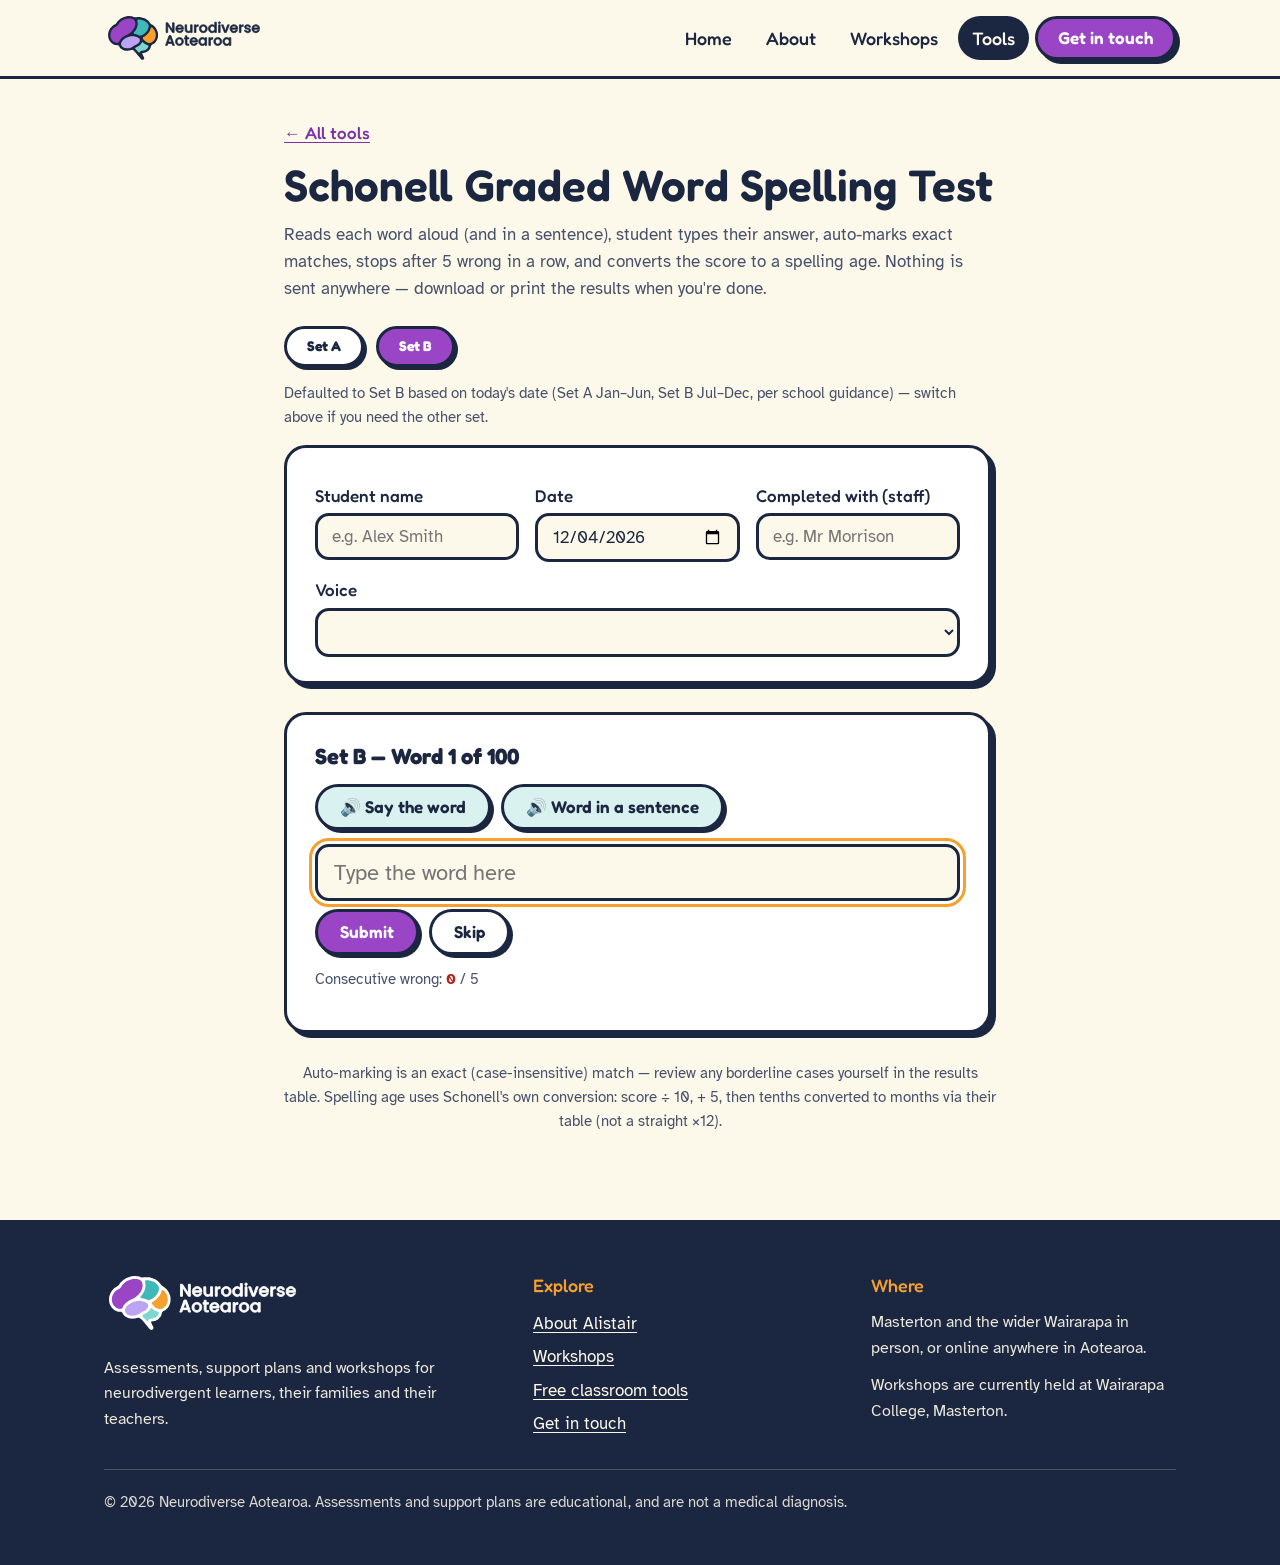
<file: tools/spelling-test.html>
<!DOCTYPE html>
<html lang="en">
<head>
<meta charset="UTF-8">
<meta name="viewport" content="width=device-width, initial-scale=1.0">
<title>Schonell Spelling Test</title>
<link rel="preconnect" href="https://fonts.googleapis.com"><link rel="preconnect" href="https://fonts.gstatic.com" crossorigin><link rel="stylesheet" href="https://fonts.googleapis.com/css2?family=Atkinson+Hyperlegible:ital,wght@0,400;0,700;1,400&family=Fredoka:wght@400;500;600&display=swap">
<style>
  * { box-sizing: border-box; }
  body { font-family: "Public Sans", -apple-system, "Segoe UI", Roboto, Arial, sans-serif; background: var(--bg); margin: 0; padding: 24px; color: var(--ink); }
  .wrap { max-width: 760px; margin: 0 auto; }
  h1 { font-family: "Fraunces", Georgia, serif; font-weight: 600; color: var(--navy); font-size: 25px; margin: 0 0 4px; }
  .subtitle { color: var(--ink-soft); font-size: 13.5px; margin: 0 0 16px; line-height: 1.5; }
  .toggle-row { display: flex; gap: 8px; margin-bottom: 18px; }
  .toggle-btn { background: var(--surface); color: var(--navy); border: 1.5px solid var(--navy); padding: 9px 20px; border-radius: 999px; font-size: 14px; font-weight: 700; cursor: pointer; }
  .toggle-btn.active { background: var(--navy-strong); color: var(--on-strong); border-color: var(--navy-strong); }
  .toggle-btn:disabled { opacity: 0.5; cursor: not-allowed; }
  .card { background: var(--surface); border: 1px solid var(--border); border-radius: 10px; padding: 22px 26px; margin-bottom: 16px; box-shadow: 0 1px 3px rgba(0,0,0,0.06); }
  .card h2 { font-family: "Fraunces", Georgia, serif; font-weight: 600; font-size: 16px; color: var(--navy); margin: 0 0 12px; }
  label { display: block; font-size: 13px; font-weight: 600; color: var(--ink-soft); margin: 10px 0 4px; }
  input[type=text], input[type=date], select { width: 100%; padding: 8px 10px; border: 1px solid var(--border); border-radius: 6px; font-size: 14px; font-family: inherit; box-sizing: border-box; background: var(--surface); color: var(--ink); }
  .meta-row { display: flex; flex-wrap: wrap; gap: 16px; }
  .meta-row > div { flex: 1; min-width: 180px; }
  button { font-family: "Public Sans", sans-serif; background: var(--navy-strong); color: var(--on-strong); border: none; padding: 10px 16px; border-radius: 6px; font-size: 14px; font-weight: 600; cursor: pointer; }
  button.secondary { background: var(--surface); color: var(--navy); border: 1.5px solid var(--navy); }
  button.audio { background: var(--accent-soft); color: var(--accent-strong); border: 1px solid var(--border); }
  button:hover { opacity: 0.9; }
  button:disabled { opacity: 0.45; cursor: not-allowed; }
  .word-number { font-size: 15px; font-weight: 700; color: var(--navy); margin-bottom: 10px; }
  .audio-row { display: flex; gap: 10px; flex-wrap: wrap; margin-bottom: 14px; }
  .answer-row { display: flex; gap: 10px; margin-bottom: 6px; }
  .answer-row input { flex: 1; font-size: 17px; padding: 10px 12px; }
  .action-row { display: flex; gap: 10px; margin-top: 8px; }
  .streak { font-size: 13px; color: var(--ink-soft); margin-top: 12px; }
  .streak strong { color: var(--red); }
  table { width: 100%; border-collapse: collapse; margin-top: 10px; font-size: 13.5px; }
  th, td { text-align: left; padding: 6px 8px; border-bottom: 1px solid var(--border); }
  th { color: var(--navy); }
  .tag { display: inline-block; padding: 2px 8px; border-radius: 10px; font-size: 12px; font-weight: 700; }
  .tag.correct { background: var(--green-soft); color: var(--green); }
  .tag.incorrect { background: var(--red-soft); color: var(--red); }
  .tag.skipped { background: var(--surface-2); color: var(--ink-faint); }
  .summary { font-size: 14px; margin-bottom: 6px; }
  .age-result { font-family: "Fraunces", Georgia, serif; font-size: 21px; font-weight: 600; color: var(--navy); margin: 6px 0 4px; }
  .age-working { font-size: 12.5px; color: var(--ink-soft); margin-bottom: 10px; }
  .footer-note { font-size: 12px; color: var(--ink-faint); text-align: center; margin-top: 8px; }
  .set-note { font-size: 12px; color: var(--ink-faint); margin: -10px 0 16px; }
  @media print {
    body { background: white; color: #1F1F1F; padding: 0; }
    .no-print { display: none !important; }
    .card { box-shadow: none; border: 1px solid #D6D6D6; background: white; }
  }
</style>
<link rel="icon" type="image/svg+xml" href="/assets/favicon.svg">
<link rel="stylesheet" href="/assets/tools.css">
</head>
<body>
<a class="skip-link" href="#main">Skip to content</a>
<header class="site">
  <div class="nav-row">
    <a class="brand" href="/" aria-label="Neurodiverse Aotearoa home"><img src="/assets/logo.svg" alt="Neurodiverse Aotearoa" width="165" height="52"></a>
    <button class="nav-toggle" aria-expanded="false" aria-controls="site-nav">Menu</button>
    <nav class="main" id="site-nav" aria-label="Main">
      <ul><li><a class="link" href="/">Home</a></li><li><a class="link" href="/about/">About</a></li><li><a class="link" href="/workshops/">Workshops</a></li><li><a class="link" href="/tools/" aria-current="page">Tools</a></li><li><a class="btn btn-primary btn-sm" href="/contact/">Get in touch</a></li></ul>
    </nav>
  </div>
</header>
<main id="main">
<div class="wrap">
  <a class="back-link no-print" href="/tools/">&larr; All tools</a>
  <h1>Schonell Graded Word Spelling Test</h1>
  <p class="subtitle no-print">Reads each word aloud (and in a sentence), student types their answer, auto-marks exact matches, stops after 5 wrong in a row, and converts the score to a spelling age. Nothing is sent anywhere — download or print the results when you're done.</p>

  <div class="toggle-row no-print" id="toggleRow">
    <button class="toggle-btn active" data-set="A">Set A</button>
    <button class="toggle-btn" data-set="B">Set B</button>
  </div>
  <p class="set-note no-print" id="setDefaultNote"></p>

  <div class="card">
    <div class="meta-row">
      <div><label>Student name</label><input type="text" id="studentName" placeholder="e.g. Alex Smith"></div>
      <div><label>Date</label><input type="date" id="testDate"></div>
      <div><label>Completed with (staff)</label><input type="text" id="staffName" placeholder="e.g. Mr Morrison"></div>
    </div>
    <div class="no-print">
      <label style="margin-top:14px;">Voice</label>
      <select id="voiceSelect"></select>
    </div>
  </div>

  <div class="card no-print" id="testCard">
    <div class="word-number" id="wordNumber">Word 1 of —</div>
    <div class="audio-row">
      <button class="audio" id="sayWord">🔊 Say the word</button>
      <button class="audio" id="sayCarrier">🔊 Word in a sentence</button>
    </div>
    <div class="answer-row">
      <input type="text" id="answerInput" placeholder="Type the word here" autocomplete="off">
    </div>
    <div class="action-row">
      <button id="submitBtn">Submit</button>
      <button id="skipBtn" class="secondary">Skip</button>
    </div>
    <p class="streak" id="streakNote">Consecutive wrong: 0 / 5</p>
  </div>

  <div class="card" id="resultsCard" style="display:none;">
    <h2>Results</h2>
    <p class="summary" id="summaryText"></p>
    <div class="age-result" id="ageResult"></div>
    <div class="age-working" id="ageWorking"></div>
    <table id="resultsTable">
      <thead><tr><th>#</th><th>Word</th><th>Response</th><th>Result</th></tr></thead>
      <tbody id="resultsBody"></tbody>
    </table>
    <div class="action-row no-print" style="margin-top:14px;">
      <button id="printBtn">🖨 Print / Save as PDF</button>
      <button id="downloadCsv" class="secondary">Download results (CSV)</button>
      <button id="restartBtn" class="secondary">Start over</button>
    </div>
  </div>

  <p class="footer-note no-print">Auto-marking is an exact (case-insensitive) match — review any borderline cases yourself in the results table. Spelling age uses Schonell's own conversion: score ÷ 10, + 5, then tenths converted to months via their table (not a straight ×12).</p>
</div>
</main>
</main>
<footer class="site">
  <div class="wrap">
    <div class="foot-grid">
      <div>
        <img src="/assets/logo-reversed.svg" alt="Neurodiverse Aotearoa" width="200" height="65">
        <p>Assessments, support plans and workshops for neurodivergent learners, their families and their teachers.</p>
      </div>
      <div>
        <h4>Explore</h4>
        <ul>
          <li><a href="/about/">About Alistair</a></li>
          <li><a href="/workshops/">Workshops</a></li>
          <li><a href="/tools/">Free classroom tools</a></li>
          <li><a href="/contact/">Get in touch</a></li>
        </ul>
      </div>
      <div>
        <h4>Where</h4>
        <p style="margin-top:0">Masterton and the wider Wairarapa in person, or online anywhere in Aotearoa.</p>
        <p>Workshops are currently held at Wairarapa College, Masterton.</p>
      </div>
    </div>
    <p class="small">&copy; 2026 Neurodiverse Aotearoa. Assessments and support plans are educational, and are not a medical diagnosis.</p>
  </div>
</footer>
<script>
  (function () {
    var b = document.querySelector('.nav-toggle'), n = document.getElementById('site-nav');
    if (!b || !n) return;
    b.addEventListener('click', function () {
      var open = n.classList.toggle('open');
      b.setAttribute('aria-expanded', open ? 'true' : 'false');
    });
  })();
</script>


<script>
/* ============================================================
   Schonell Graded Word Spelling Test — Set A and Set B, words
   and carrier sentences, transcribed from the licensed PDF you
   supplied and visually checked against the source grid.
   ============================================================ */
const SET_A_RAW = [
  ["net","The fisherman threw his net into the water to catch fish."],
  ["can","I can help you with your homework if you need it."],
  ["fun","The children had a lot of fun at the park yesterday."],
  ["top","The cat climbed to the top of the tree."],
  ["rag","She used a rag to clean up the spill on the floor."],
  ["sat","He sat down on the bench to rest."],
  ["hit","She hit the baseball out of the park."],
  ["lid","Make sure to put the lid on the jar so it stays fresh."],
  ["cap","He wore a cap to protect his head from the sun."],
  ["had","They had a delicious dinner last night."],
  ["let","Please let me know if you need any help."],
  ["doll","The little girl played with her favorite doll all afternoon."],
  ["bell","The school bell rings at 3 o'clock."],
  ["yes","She answered yes when asked if she wanted to go to the zoo."],
  ["then","Finish your homework first, and then you can play."],
  ["may","May I borrow a pencil, please?"],
  ["tree","The tree in the backyard is very tall."],
  ["by","She walked by the bakery on her way to school."],
  ["ill","He stayed home because he was feeling ill."],
  ["egg","She cracked an egg into the bowl for the recipe."],
  ["land","The airplane will land at 5 p.m."],
  ["how","How do you solve this math problem?"],
  ["your","Please put your books on the shelf."],
  ["cold","It was so cold outside that we needed our coats."],
  ["talk","We need to talk about your grades after class."],
  ["flower","She picked a beautiful flower from the garden."],
  ["son","Her son is in the first grade."],
  ["seem","Things seem to be getting better now."],
  ["four","She has four apples in her basket."],
  ["loud","The music was so loud we couldn't hear each other."],
  ["ground","The ball rolled on the ground before stopping."],
  ["lowest","She scored the lowest in the class on the test."],
  ["brain","The puzzle is designed to challenge your brain."],
  ["write","Please write your name at the top of the page."],
  ["amount","She was surprised by the amount of homework."],
  ["noise","There was a strange noise coming from the attic."],
  ["remain","Please remain seated until the bell rings."],
  ["hoped","She hoped to finish her project by Friday."],
  ["worry","Don't worry; everything will be okay."],
  ["dancing","They enjoyed dancing at the party last night."],
  ["damage","The storm caused a lot of damage to the roof."],
  ["else","Is there anything else you need?"],
  ["through","He walked through the door quietly."],
  ["entered","She entered the room and greeted everyone."],
  ["cough","His cough was loud and persistent."],
  ["fitted","The new shoes fitted perfectly."],
  ["spare","Do you have a spare pen I can borrow?"],
  ["daughter","Her daughter loves to read books."],
  ["edge","She stood at the edge of the cliff and looked down."],
  ["search","We will search for your lost keys together."],
  ["concert","The band played a fantastic concert last night."],
  ["domestic","She enjoys reading about domestic animals like cats and dogs."],
  ["topic","The topic of today's discussion is climate change."],
  ["method","She used a different method to solve the math problem."],
  ["freeze","Remember to freeze the leftovers for later."],
  ["avoid","Please avoid walking on the wet floor."],
  ["duties","His daily duties include feeding the pets and taking out the trash."],
  ["recent","In recent news, the park has been renovated."],
  ["type","What type of music do you like?"],
  ["instance","In this instance, we need to follow the rules."],
  ["liquid","Water is a liquid that is essential for life."],
  ["assist","The teacher asked him to assist with handing out papers."],
  ["readily","She readily agreed to help with the project."],
  ["guess","Can you guess the answer to this riddle?"],
  ["attendance","The student's attendance at school is very good."],
  ["description","Please provide a detailed description of the missing item."],
  ["welfare","The organization's goal is to improve the welfare of children."],
  ["various","The store sells various types of fruit."],
  ["genuine","She gave a genuine smile when she saw her friend."],
  ["interfere","Please don't interfere with their conversation."],
  ["accordance","The project was completed in accordance with the guidelines."],
  ["mechanical","The car had a mechanical issue that needed repair."],
  ["anxious","She felt anxious before her big test."],
  ["signature","Please sign your signature at the bottom of the form."],
  ["allotment","Each student receives an allotment of materials for the project."],
  ["approval","She waited for her teacher's approval before starting the experiment."],
  ["accomplished","He accomplished all his goals for the year."],
  ["remittance","The remittance for the bill was sent yesterday."],
  ["financial","They needed financial advice to manage their savings."],
  ["capacity","The auditorium has a capacity of 500 people."],
  ["surplus","The farm had a surplus of vegetables this season."],
  ["exceptionally","She performed exceptionally well in the competition."],
  ["successful","The event was very successful and raised a lot of money."],
  ["preliminary","We need to complete the preliminary steps before moving forward."],
  ["resource","The library is a great resource for research."],
  ["prologue","The book starts with an intriguing prologue."],
  ["colonel","The colonel led his troops with great skill."],
  ["coarse","The fabric felt coarse to the touch."],
  ["referring","She was referring to the book we read last week."],
  ["courteous","He was very courteous when he opened the door for others."],
  ["exhibition","The art exhibition showcased many beautiful paintings."],
  ["affectionately","She affectionately hugged her grandmother."],
  ["attorney","They hired an attorney to help with their legal issues."],
  ["pinnacle","Reaching the summit was the pinnacle of their journey."],
  ["toboggan","The children went down the hill on a toboggan."],
  ["definite","We have a definite plan for the weekend."],
  ["guarantee","The product comes with a one-year guarantee."],
  ["anniversary","They celebrated their tenth wedding anniversary last week."],
  ["irresistible","The smell of fresh cookies was irresistible."],
  ["hydraulic","The machine uses a hydraulic system to operate."],
];

const SET_B_RAW = [
  ["see","Can you see the bird in the tree?"],
  ["cut","Please cut the paper along the dotted line."],
  ["mat","Wipe your feet on the mat before coming inside."],
  ["in","She put the books in her backpack."],
  ["ran","He ran as fast as he could to catch the bus."],
  ["bag","She packed her lunch in a brown bag."],
  ["ten","There are ten apples in the basket."],
  ["hat","He wore a warm hat to keep his head warm."],
  ["dad","Her dad taught her how to ride a bike."],
  ["bed","She made her bed neatly every morning."],
  ["leg","He broke his leg while playing soccer."],
  ["dot","Please put a dot on your paper next to the correct answer."],
  ["pen","She wrote her name with a blue pen."],
  ["yet","He hasn't finished his homework yet."],
  ["hay","The horses were eating hay in the barn."],
  ["good","She got a good grade on her test."],
  ["till","We can't leave till the bell rings."],
  ["be","Be careful when crossing the street."],
  ["with","She went to the store with her mother."],
  ["from","He received a letter from his friend."],
  ["time","What time is it?"],
  ["all","All the students were excited for the field trip."],
  ["help","She asked her teacher for help with the problem."],
  ["week","They plan to go on vacation next week."],
  ["pie","She baked a delicious apple pie for dessert."],
  ["boat","They sailed the boat across the lake."],
  ["mind","She always tries to keep an open mind."],
  ["sooner","The sooner we finish, the sooner we can play."],
  ["year","She will be in third grade next year."],
  ["dream","He had a strange dream last night."],
  ["sight","The sunset was a beautiful sight."],
  ["mouth","Open your mouth wide at the dentist."],
  ["large","The elephant is a very large animal."],
  ["might","We might go to the park if it stops raining."],
  ["brought","She brought her favorite book to class."],
  ["mistake","He made a mistake on his homework and had to fix it."],
  ["pair","She bought a new pair of shoes for school."],
  ["while","Read a book while you wait for your turn."],
  ["skate","They love to skate on the ice rink."],
  ["stayed","He stayed home because he wasn't feeling well."],
  ["yoke","The farmer used a yoke to hitch the oxen to the plow."],
  ["island","They went on vacation to a tropical island."],
  ["nerve","It takes a lot of nerve to speak in front of a crowd."],
  ["join","Would you like to join us for lunch?"],
  ["fare","She paid the bus fare with exact change."],
  ["iron","He needs to iron his shirt for the meeting."],
  ["health","Regular exercise is important for good health."],
  ["direct","The teacher gave direct instructions to the class."],
  ["calm","She tried to stay calm during the storm."],
  ["headache","She took some medicine to relieve her headache."],
  ["final","The final exam is next week, so be sure to study."],
  ["circus","They went to the circus and saw amazing acrobats."],
  ["increase","We need to increase the temperature to cook the food properly."],
  ["slippery","Be careful on the slippery floor."],
  ["lodge","They stayed at a cozy lodge in the mountains."],
  ["style","She liked the new style of her haircut."],
  ["bargain","She found a great bargain at the store."],
  ["copies","We made several copies of the document for the meeting."],
  ["guest","Our guest arrived just in time for dinner."],
  ["policy","The school has a strict policy on bullying."],
  ["view","The hotel room had a beautiful view of the ocean."],
  ["library","She borrowed three books from the library."],
  ["cushion","She added a soft cushion to her chair for comfort."],
  ["safety","They wear helmets for safety while riding bikes."],
  ["patient","The doctor was very kind to the patient."],
  ["account","She opened a savings account at the bank."],
  ["earliest","The earliest she can arrive is at 9 a.m."],
  ["institution","The university is a respected institution of learning."],
  ["similar","These two books are very similar in content."],
  ["generous","He is always generous with his time and money."],
  ["orchestra","The orchestra played beautifully at the concert."],
  ["equally","The cake was divided equally among the children."],
  ["individual","Each individual has unique talents and skills."],
  ["merely","He was merely asking for directions, not being rude."],
  ["enthusiastic","She is very enthusiastic about joining the new club."],
  ["appreciate","I really appreciate your help with this project."],
  ["familiar","The song sounded very familiar to her."],
  ["source","The library is a great source of information."],
  ["immediate","She made an immediate decision to help."],
  ["breathe","Remember to breathe deeply and stay calm."],
  ["permanent","They decided to make a permanent change to the schedule."],
  ["sufficient","Make sure you have sufficient time to complete the task."],
  ["broach","He decided to broach the topic at the next meeting."],
  ["customary","It's customary to shake hands when meeting someone new."],
  ["especially","She loves all animals, especially dogs."],
  ["materially","They were materially affected by the new tax laws."],
  ["cemetery","They visited the cemetery to pay their respects."],
  ["leisure","In her leisure time, she enjoys reading and painting."],
  ["accredited","The course is offered by an accredited institution."],
  ["fraternally","The two brothers were fraternally close."],
  ["subterranean","The subterranean caves were explored by the adventurers."],
  ["apparatus","The scientist used a special apparatus to conduct the experiment."],
  ["portmanteau","The word \"brunch\" is a portmanteau of \"breakfast\" and \"lunch.\""],
  ["politician","The politician gave a speech about the new policy."],
  ["miscellaneous","She found miscellaneous items at the back of the drawer."],
  ["mortgage","They applied for a mortgage to buy their new home."],
  ["equipped","The gym is fully equipped with the latest exercise machines."],
  ["exaggerate","He tends to exaggerate when telling stories."],
  ["amateur","She is an amateur photographer who loves taking pictures."],
  ["committee","The committee will meet to discuss the new project."],
];

function buildList(raw) {
  return raw.map((pair, i) => ({ number: i + 1, word: pair[0], sentence: pair[1], accepted: [pair[0]] }));
}
const SETS = { A: buildList(SET_A_RAW), B: buildList(SET_B_RAW) };

// Schonell's own conversion: score/10, +5 = raw years.tenths; tenths -> months via this table (not a straight x12)
const MONTHS_TABLE = { 0: 0, 1: 1, 2: 2, 3: 4, 4: 5, 5: 6, 6: 7, 7: 8, 8: 10, 9: 11 };
function spellingAge(correctCount) {
  const raw = correctCount / 10 + 5;
  const years = Math.floor(raw + 1e-9);
  const tenths = Math.round((raw - years) * 10);
  const months = MONTHS_TABLE[tenths] ?? 0;
  return { years, months, rawLabel: raw.toFixed(1) };
}

// School guidance: Set A Jan-Jun, Set B Jul-Dec — used as a default, not a lock, since
// staff may occasionally have a legitimate reason to use the other set out of season.
function defaultSetForToday() {
  const month = new Date().getMonth() + 1; // 1-12
  return month <= 6 ? "A" : "B";
}
let currentSetKey = defaultSetForToday();
let WORD_LIST = SETS[currentSetKey];

const synth = window.speechSynthesis;
let voices = [];
let current = 0;
let wrongStreak = 0;
let stopped = false;
let results = []; // { number, word, response, status }

function populateVoices() {
  voices = synth.getVoices();
  const select = document.getElementById("voiceSelect");
  select.innerHTML = "";
  if (!voices.length) return;
  const sorted = [...voices].sort((a, b) => {
    const aEn = a.lang.toLowerCase().startsWith("en") ? 0 : 1;
    const bEn = b.lang.toLowerCase().startsWith("en") ? 0 : 1;
    if (aEn !== bEn) return aEn - bEn;
    return a.name.localeCompare(b.name);
  });
  sorted.forEach((v) => {
    const opt = document.createElement("option");
    opt.value = voices.indexOf(v);
    opt.textContent = `${v.name} (${v.lang})${v.default ? " — default" : ""}`;
    select.appendChild(opt);
  });
  const enNZ = voices.findIndex(v => v.lang.toLowerCase() === "en-nz");
  const enAU = voices.findIndex(v => v.lang.toLowerCase() === "en-au");
  const enGB = voices.findIndex(v => v.lang.toLowerCase() === "en-gb");
  const preferred = enNZ >= 0 ? enNZ : (enAU >= 0 ? enAU : (enGB >= 0 ? enGB : -1));
  if (preferred >= 0) select.value = String(preferred);
}
synth.onvoiceschanged = populateVoices;
populateVoices();

function speak(text) {
  synth.cancel();
  const utter = new SpeechSynthesisUtterance(text);
  const voiceIdx = parseInt(document.getElementById("voiceSelect").value, 10);
  if (!isNaN(voiceIdx) && voices[voiceIdx]) utter.voice = voices[voiceIdx];
  synth.speak(utter);
}

document.getElementById("sayWord").addEventListener("click", () => {
  if (WORD_LIST[current]) speak(WORD_LIST[current].word);
});
document.getElementById("sayCarrier").addEventListener("click", () => {
  if (WORD_LIST[current]) speak(WORD_LIST[current].sentence);
});

function renderCurrent() {
  const total = WORD_LIST.length;
  document.getElementById("wordNumber").textContent = `Set ${currentSetKey} — Word ${current + 1} of ${total}`;
  document.getElementById("answerInput").value = "";
  document.getElementById("answerInput").focus();
  document.getElementById("streakNote").innerHTML = `Consecutive wrong: <strong>${wrongStreak}</strong> / 5`;
}

function recordResult(response, status) {
  const item = WORD_LIST[current];
  results.push({ number: item.number, word: item.word, response, status });
  if (results.length === 1) lockToggle();
  if (status === "correct") {
    wrongStreak = 0;
  } else {
    wrongStreak += 1;
  }
  if (wrongStreak >= 5) {
    finishTest(true);
    return;
  }
  current += 1;
  if (current >= WORD_LIST.length) {
    finishTest(false);
    return;
  }
  renderCurrent();
}

document.getElementById("submitBtn").addEventListener("click", () => {
  if (stopped) return;
  const raw = document.getElementById("answerInput").value.trim();
  const item = WORD_LIST[current];
  const isCorrect = item.accepted.some(a => a.trim().toLowerCase() === raw.toLowerCase()) && raw.length > 0;
  recordResult(raw, isCorrect ? "correct" : "incorrect");
});

document.getElementById("answerInput").addEventListener("keydown", (e) => {
  if (e.key === "Enter") document.getElementById("submitBtn").click();
});

document.getElementById("skipBtn").addEventListener("click", () => {
  if (stopped) return;
  recordResult("(skipped)", "skipped");
});

function finishTest(stoppedEarly) {
  stopped = true;
  document.getElementById("testCard").style.display = "none";
  document.getElementById("resultsCard").style.display = "block";

  const correctCount = results.filter(r => r.status === "correct").length;
  const incorrectCount = results.filter(r => r.status === "incorrect").length;
  const skippedCount = results.filter(r => r.status === "skipped").length;

  document.getElementById("summaryText").innerHTML =
    `Set ${currentSetKey}. ` +
    (stoppedEarly ? `Stopped after 5 wrong in a row, at word ${results.length} of ${WORD_LIST.length}. ` : `Reached the end of the list. `) +
    `Correct: <strong>${correctCount}</strong> · Incorrect: <strong>${incorrectCount}</strong> · Skipped: <strong>${skippedCount}</strong>.`;

  const age = spellingAge(correctCount);
  document.getElementById("ageResult").textContent = `Spelling age: ${age.years} years, ${age.months} months`;
  document.getElementById("ageWorking").textContent =
    `Working: ${correctCount} correct ÷ 10 = ${(correctCount / 10).toFixed(1)}, + 5 = ${age.rawLabel} → ${age.years} years + (.${age.rawLabel.split(".")[1]} = ${age.months} months per Schonell's table).`;

  const body = document.getElementById("resultsBody");
  body.innerHTML = "";
  results.forEach(r => {
    const tr = document.createElement("tr");
    tr.innerHTML = `<td>${r.number}</td><td>${r.word}</td><td>${r.response || ""}</td><td><span class="tag ${r.status}">${r.status}</span></td>`;
    body.appendChild(tr);
  });
}

// ---------- file saving (plain browser download) ----------
function guessMime(filename) {
  if (filename.endsWith(".csv")) return "text/csv";
  if (filename.endsWith(".png")) return "image/png";
  return "application/octet-stream";
}
function saveFile(filename, data) {
  const blob = (data instanceof Blob) ? data : new Blob([data], { type: guessMime(filename) });
  const url = URL.createObjectURL(blob);
  const a = document.createElement("a");
  a.href = url;
  a.download = filename;
  document.body.appendChild(a);
  a.click();
  a.remove();
  URL.revokeObjectURL(url);
}

document.getElementById("downloadCsv").addEventListener("click", () => {
  const name = document.getElementById("studentName").value || "Unnamed";
  const date = document.getElementById("testDate").value || "";
  const staff = document.getElementById("staffName").value || "";
  const correctCount = results.filter(r => r.status === "correct").length;
  const age = spellingAge(correctCount);
  let csv = `Student,${name}\nDate,${date}\nCompleted with,${staff}\nSet,${currentSetKey}\nScore,${correctCount}\nSpelling age,${age.years} years ${age.months} months\n\nWord #,Word,Response,Result\n`;
  results.forEach(r => { csv += `${r.number},"${r.word}","${r.response}",${r.status}\n`; });
  saveFile(`Schonell_Set${currentSetKey}_${name.replace(/\s+/g, "_")}_${date}.csv`, csv);
});

function lockToggle() {
  document.querySelectorAll(".toggle-btn").forEach(b => { b.disabled = true; });
  document.getElementById("setDefaultNote").textContent =
    `Set ${currentSetKey} — locked in for this test. Use "Start over" to change it.`;
}

function unlockToggle() {
  document.querySelectorAll(".toggle-btn").forEach(b => { b.disabled = false; });
  document.getElementById("setDefaultNote").textContent =
    `Defaulted to Set ${currentSetKey} based on today's date (Set A Jan–Jun, Set B Jul–Dec, per school guidance) — switch above if you need the other set.`;
}

function resetProgress() {
  current = 0;
  wrongStreak = 0;
  stopped = false;
  results = [];
  document.getElementById("resultsCard").style.display = "none";
  document.getElementById("testCard").style.display = "block";
  unlockToggle();
  renderCurrent();
}

document.getElementById("restartBtn").addEventListener("click", resetProgress);

document.getElementById("toggleRow").addEventListener("click", (e) => {
  const btn = e.target.closest(".toggle-btn");
  if (!btn || btn.disabled) return;
  currentSetKey = btn.dataset.set;
  WORD_LIST = SETS[currentSetKey];
  document.querySelectorAll(".toggle-btn").forEach(b => b.classList.toggle("active", b.dataset.set === currentSetKey));
  resetProgress();
});

document.getElementById("printBtn").addEventListener("click", () => {
  window.print();
});

// reflect the date-based default in the toggle buttons and note
document.querySelectorAll(".toggle-btn").forEach(b => b.classList.toggle("active", b.dataset.set === currentSetKey));
document.getElementById("setDefaultNote").textContent =
  `Defaulted to Set ${currentSetKey} based on today's date (Set A Jan–Jun, Set B Jul–Dec, per school guidance) — switch above if you need the other set.`;

document.getElementById("testDate").valueAsDate = new Date();
renderCurrent();
</script>

</body>
</html>
</file>
<file: assets/style.css>
/* Neurodiverse Aotearoa — shared styles
   Palette is taken from the logo: purple, teal, orange, lavender on cream, with navy ink. */

:root {
  --cream: #FDF9EA;
  --cream-2: #F8F1DA;
  --white: #FFFFFF;
  --navy: #1B2640;
  --ink: #1B2640;
  --ink-soft: #46506A;
  --purple: #9A45C6;
  --purple-deep: #7A32A8;
  --purple-soft: #F0E4F8;
  --teal: #3FB8B8;
  --teal-deep: #1F7F82;
  --teal-soft: #D9F1EF;
  --orange: #F6A02E;
  --orange-soft: #FDE8C6;
  --lav: #BCA4F2;
  --lav-soft: #EEE8FC;
  --radius: 22px;
  --border: 3px solid var(--navy);
  --shadow: 5px 5px 0 var(--navy);
}

* { box-sizing: border-box; }
html { scroll-behavior: smooth; }
@media (prefers-reduced-motion: reduce) { html { scroll-behavior: auto; } * { transition: none !important; animation: none !important; } }

body {
  margin: 0;
  background: var(--cream);
  color: var(--ink);
  font-family: "Atkinson Hyperlegible", "Segoe UI", Roboto, Arial, sans-serif;
  font-size: 18px;
  line-height: 1.65;
  -webkit-font-smoothing: antialiased;
}

h1, h2, h3 {
  font-family: "Fredoka", "Atkinson Hyperlegible", sans-serif;
  font-weight: 600;
  line-height: 1.15;
  margin: 0;
  color: var(--navy);
  text-wrap: balance;
}
h1 { font-size: clamp(36px, 6vw, 60px); }
h2 { font-size: clamp(28px, 4vw, 40px); }
h3 { font-size: 24px; }
p { margin: 0 0 1em; }
a { color: var(--purple-deep); text-underline-offset: 3px; }
a:hover { color: var(--navy); }
a:focus-visible, button:focus-visible, input:focus-visible, select:focus-visible, textarea:focus-visible, summary:focus-visible {
  outline: 3px solid var(--orange);
  outline-offset: 3px;
  border-radius: 6px;
}

.skip-link {
  position: absolute; left: -999px; top: 8px; background: var(--navy); color: #fff; padding: 10px 16px; border-radius: 10px; z-index: 100;
}
.skip-link:focus { left: 8px; }

.wrap { max-width: 1120px; margin: 0 auto; padding: 0 24px; }
.narrow { max-width: 760px; }
section { padding: 72px 0; }
@media (max-width: 640px) { section { padding: 52px 0; } body { font-size: 17px; } }

.eyebrow {
  display: inline-block;
  font-family: "Fredoka", sans-serif;
  font-weight: 500;
  font-size: 15px;
  letter-spacing: 0.08em;
  text-transform: uppercase;
  color: var(--purple-deep);
  margin-bottom: 12px;
}
.lede { font-size: clamp(19px, 2.4vw, 22px); color: var(--ink-soft); max-width: 40em; }

/* ---------- Header ---------- */
header.site {
  background: var(--cream);
  border-bottom: var(--border);
  position: sticky; top: 0; z-index: 50;
}
.nav-row { display: flex; align-items: center; justify-content: space-between; gap: 16px; padding: 12px 24px; max-width: 1120px; margin: 0 auto; }
.brand img { height: 52px; width: auto; display: block; }
nav.main ul { list-style: none; display: flex; align-items: center; gap: 6px; margin: 0; padding: 0; }
nav.main a.link {
  display: block; padding: 8px 14px; border-radius: 999px; text-decoration: none;
  font-family: "Fredoka", sans-serif; font-weight: 500; font-size: 18px; color: var(--navy);
}
nav.main a.link:hover { background: var(--lav-soft); }
nav.main a.link[aria-current="page"] { background: var(--navy); color: var(--cream); }
.nav-toggle {
  display: none; background: var(--white); border: var(--border); border-radius: 12px; padding: 8px 14px;
  font-family: "Fredoka", sans-serif; font-size: 17px; font-weight: 500; color: var(--navy); cursor: pointer;
}
@media (max-width: 860px) {
  .nav-toggle { display: inline-block; }
  nav.main { position: absolute; top: 100%; left: 0; right: 0; background: var(--cream); border-bottom: var(--border); display: none; padding: 12px 24px 20px; }
  nav.main.open { display: block; }
  nav.main ul { flex-direction: column; align-items: stretch; }
  nav.main a.link { font-size: 20px; padding: 12px 14px; }
}

/* ---------- Buttons ---------- */
.btn {
  display: inline-flex; align-items: center; gap: 10px;
  font-family: "Fredoka", sans-serif; font-weight: 600; font-size: 19px;
  padding: 13px 26px; border-radius: 999px; border: var(--border);
  text-decoration: none; cursor: pointer; line-height: 1.2;
  transition: transform .12s ease, box-shadow .12s ease;
}
.btn-primary { background: var(--purple); color: #fff; box-shadow: 4px 4px 0 var(--navy); }
.btn-primary:hover { color: #fff; transform: translate(-2px,-2px); box-shadow: 6px 6px 0 var(--navy); }
.btn-secondary { background: var(--white); color: var(--navy); box-shadow: 4px 4px 0 var(--navy); }
.btn-secondary:hover { color: var(--navy); transform: translate(-2px,-2px); box-shadow: 6px 6px 0 var(--navy); }
.btn-sm { font-size: 17px; padding: 9px 20px; }
.btn-row { display: flex; flex-wrap: wrap; gap: 16px; margin-top: 28px; }

/* ---------- Hero ---------- */
.hero { padding: 64px 0 80px; position: relative; overflow: hidden; }
.hero-grid { display: grid; grid-template-columns: 1.25fr 1fr; gap: 40px; align-items: center; }
@media (max-width: 860px) { .hero-grid { grid-template-columns: 1fr; } .hero-art { order: -1; max-width: 300px; } }
.hero h1 .hl { color: var(--purple-deep); }
.hero .lede { margin-top: 20px; }
.hero-art { position: relative; display: grid; place-items: center; }
.hero-art img { width: 84%; max-width: 420px; height: auto; }

/* ---------- Cards ---------- */
.cards { display: grid; grid-template-columns: repeat(3, 1fr); gap: 28px; margin-top: 40px; }
.cards.two { grid-template-columns: repeat(2, 1fr); }
@media (max-width: 900px) { .cards, .cards.two { grid-template-columns: 1fr; } }
.card {
  background: var(--white); border: var(--border); border-radius: var(--radius);
  padding: 28px; box-shadow: var(--shadow); display: flex; flex-direction: column; gap: 12px;
}
.card h3 { margin-bottom: 2px; }
.card p { margin: 0; color: var(--ink-soft); }
.card .badge {
  align-self: flex-start; font-family: "Fredoka", sans-serif; font-weight: 500; font-size: 14px;
  padding: 4px 14px; border-radius: 999px; border: 2.5px solid var(--navy); background: var(--cream);
}
.card.purple { background: var(--purple-soft); }
.card.teal { background: var(--teal-soft); }
.card.orange { background: var(--orange-soft); }
.card.lav { background: var(--lav-soft); }
.card .icon {
  width: 56px; height: 56px; border-radius: 16px; border: var(--border); display: grid; place-items: center;
  font-size: 28px; background: var(--white);
}

.band { background: var(--white); border-top: var(--border); border-bottom: var(--border); }
.band.teal { background: var(--teal-soft); }
.band.lav { background: var(--lav-soft); }
.band.orange { background: var(--orange-soft); }

.two-col { display: grid; grid-template-columns: 1fr 1fr; gap: 48px; align-items: center; }
@media (max-width: 860px) { .two-col { grid-template-columns: 1fr; gap: 28px; } }

.start-list { list-style: none; padding: 0; margin: 24px 0 0; display: grid; gap: 14px; }
.start-list li {
  background: var(--white); border: var(--border); border-radius: 18px; padding: 14px 20px 14px 20px;
  font-size: 19px; display: flex; gap: 14px; align-items: flex-start;
}
.start-list li::before { content: ""; flex: none; width: 14px; height: 14px; border-radius: 50%; margin-top: 9px; background: var(--orange); border: 2.5px solid var(--navy); }
.start-list li:nth-child(2)::before { background: var(--teal); }
.start-list li:nth-child(3)::before { background: var(--purple); }

.portrait-card {
  background: var(--purple-soft); border: var(--border); border-radius: var(--radius); box-shadow: var(--shadow);
  padding: 36px; text-align: center;
}
.portrait-card img { width: 160px; height: auto; margin-bottom: 8px; }

.quote-slot { border: 3px dashed var(--navy); border-radius: var(--radius); padding: 28px; background: var(--cream-2); color: var(--ink-soft); }

/* ---------- Page header ---------- */
.page-head { padding: 64px 0 24px; }
.page-head .lede { margin-top: 16px; }

/* ---------- Prose ---------- */
.prose p { font-size: 19px; }
.prose h2 { margin: 1.6em 0 0.5em; font-size: clamp(26px, 3.5vw, 34px); }
.pull {
  background: var(--teal-soft); border: var(--border); border-radius: var(--radius);
  padding: 24px 28px; margin: 32px 0; font-size: 21px; font-family: "Fredoka", sans-serif; font-weight: 500; line-height: 1.4;
}

/* ---------- Workshops ---------- */
.event {
  background: var(--white); border: var(--border); border-radius: var(--radius); box-shadow: var(--shadow);
  padding: 32px; margin-top: 36px;
}
.event.teachers { background: var(--teal-soft); }
.event.parents { background: var(--orange-soft); }
.event .tag { display: inline-block; font-family: "Fredoka", sans-serif; font-weight: 500; font-size: 15px; background: var(--white); border: 2.5px solid var(--navy); border-radius: 999px; padding: 4px 16px; margin-bottom: 12px; }
.event h2 { font-size: clamp(26px, 3.4vw, 34px); }
.event .sub { font-family: "Fredoka", sans-serif; font-size: 20px; margin: 4px 0 18px; color: var(--ink-soft); }
.meta { list-style: none; padding: 0; margin: 22px 0 0; display: flex; flex-wrap: wrap; gap: 10px; }
.meta li { background: var(--white); border: 2.5px solid var(--navy); border-radius: 999px; padding: 4px 16px; font-size: 16px; }

/* ---------- Form ---------- */
form.contact { background: var(--white); border: var(--border); border-radius: var(--radius); box-shadow: var(--shadow); padding: 32px; display: grid; gap: 22px; }
label { font-family: "Fredoka", sans-serif; font-weight: 500; font-size: 19px; display: block; margin-bottom: 6px; }
.hint { font-family: "Atkinson Hyperlegible", sans-serif; font-weight: 400; font-size: 16px; color: var(--ink-soft); display: block; }
input, select, textarea {
  width: 100%; font: inherit; color: var(--navy); background: var(--cream); border: var(--border); border-radius: 14px; padding: 12px 16px;
}
textarea { min-height: 160px; resize: vertical; }
.hp { position: absolute; left: -9999px; }
.form-status { display: none; padding: 16px 20px; border: var(--border); border-radius: 16px; font-size: 18px; }
.form-status.ok { display: block; background: var(--teal-soft); }
.form-status.err { display: block; background: var(--orange-soft); }
.privacy-note { font-size: 16px; color: var(--ink-soft); }

/* ---------- Tools ---------- */
.card, .event, form.contact, .portrait-card { min-width: 0; }
.tool-tags { display: flex; flex-wrap: wrap; gap: 8px; margin-top: 4px; }
.tool-tags span { font-size: 14px; border: 2.5px solid var(--navy); border-radius: 999px; padding: 2px 12px; background: var(--white); }

/* ---------- Footer ---------- */
footer.site { background: var(--navy); color: var(--cream); border-top: var(--border); padding: 48px 0 36px; }
footer.site a { color: var(--cream); }
footer.site a:hover { color: var(--orange); }
.foot-grid { display: grid; grid-template-columns: 1.3fr 1fr 1fr; gap: 32px; align-items: start; }
@media (max-width: 760px) { .foot-grid { grid-template-columns: 1fr; } }
.foot-grid img { height: 64px; width: auto; }
.foot-grid h4 { font-family: "Fredoka", sans-serif; font-weight: 500; font-size: 18px; margin: 0 0 10px; color: var(--orange); }
.foot-grid ul { list-style: none; padding: 0; margin: 0; display: grid; gap: 6px; }
.foot-grid p { margin: 12px 0 0; font-size: 16px; opacity: .92; }
.small { font-size: 15px; opacity: .85; margin-top: 32px; padding-top: 20px; border-top: 1px solid rgba(253,249,234,.25); }
</file>
<file: assets/tools.css>
/* Neurodiverse Aotearoa: styling for the interactive tools.
   Tokens keep the tools' original variable names, so their scripts (which read
   --border, --ink, --navy and friends to draw the wheel) follow the new palette. */
:root {
  --bg: #FDF9EA; --surface: #FFFFFF; --surface-2: #F3EBD0;
  --ink: #1B2640; --ink-soft: #46506A; --ink-faint: #5F6984;
  --navy: #1B2640; --navy-strong: #9A45C6;
  --accent: #3FB8B8; --accent-strong: #166C6E; --accent-soft: #D9F1EF;
  --border: #DDD5BD; --border-strong: #B3AA90; --on-strong: #FFFFFF;
  --red: #B3261E; --red-soft: #FBE3E0; --green: #1E6B4A; --green-soft: #DDF3E7;
  --warn-bg: #FDE8C6; --warn-border: #1B2640; --warn-ink: #1B2640;
  --wheel-fill: rgba(154,69,198,0.22);
    --cream: #FDF9EA; --white: #FFFFFF; --orange: #F6A02E; --teal: #3FB8B8; --lav: #BCA4F2; --radius: 22px;
  --purple: #9A45C6; --purple-deep: #7A32A8; --lav-soft: #EEE8FC; --teal-soft: #D9F1EF; --orange-soft: #FDE8C6;
}
html { scroll-behavior: smooth; }
body { font-family: "Atkinson Hyperlegible", "Segoe UI", Roboto, Arial, sans-serif; background: var(--bg); color: var(--ink); margin: 0; padding: 0; font-size: 17px; line-height: 1.6; -webkit-font-smoothing: antialiased; }
a { color: var(--purple-deep); text-underline-offset: 3px; }
a:hover { color: var(--navy); }
a:focus-visible, button:focus-visible, input:focus-visible, select:focus-visible, textarea:focus-visible { outline: 3px solid #F6A02E; outline-offset: 3px; border-radius: 6px; }

.skip-link {
  position: absolute; left: -999px; top: 8px; background: var(--navy); color: #fff; padding: 10px 16px; border-radius: 10px; z-index: 100;
}
.skip-link:focus { left: 8px; }
/* ---------- Header ---------- */
header.site {
  background: var(--cream);
  border-bottom: 3px solid var(--navy);
  position: sticky; top: 0; z-index: 50;
}
.nav-row { display: flex; align-items: center; justify-content: space-between; gap: 16px; padding: 12px 24px; max-width: 1120px; margin: 0 auto; }
.brand img { height: 52px; width: auto; display: block; }
nav.main ul { list-style: none; display: flex; align-items: center; gap: 6px; margin: 0; padding: 0; }
nav.main a.link {
  display: block; padding: 8px 14px; border-radius: 999px; text-decoration: none;
  font-family: "Fredoka", sans-serif; font-weight: 500; font-size: 18px; color: var(--navy);
}
nav.main a.link:hover { background: var(--lav-soft); }
nav.main a.link[aria-current="page"] { background: var(--navy); color: var(--cream); }
.nav-toggle {
  display: none; background: var(--white); border: 3px solid var(--navy); border-radius: 12px; padding: 8px 14px;
  font-family: "Fredoka", sans-serif; font-size: 17px; font-weight: 500; color: var(--navy); cursor: pointer;
}
@media (max-width: 860px) {
  .nav-toggle { display: inline-block; }
  nav.main { position: absolute; top: 100%; left: 0; right: 0; background: var(--cream); border-bottom: 3px solid var(--navy); display: none; padding: 12px 24px 20px; }
  nav.main.open { display: block; }
  nav.main ul { flex-direction: column; align-items: stretch; }
  nav.main a.link { font-size: 20px; padding: 12px 14px; }
}

/* ---------- Buttons ---------- */
.btn {
  display: inline-flex; align-items: center; gap: 10px;
  font-family: "Fredoka", sans-serif; font-weight: 600; font-size: 19px;
  padding: 13px 26px; border-radius: 999px; border: 3px solid var(--navy);
  text-decoration: none; cursor: pointer; line-height: 1.2;
  transition: transform .12s ease, box-shadow .12s ease;
}
.btn-primary { background: var(--purple); color: #fff; box-shadow: 4px 4px 0 var(--navy); }
.btn-primary:hover { color: #fff; transform: translate(-2px,-2px); box-shadow: 6px 6px 0 var(--navy); }
.btn-secondary { background: var(--white); color: var(--navy); box-shadow: 4px 4px 0 var(--navy); }
.btn-secondary:hover { color: var(--navy); transform: translate(-2px,-2px); box-shadow: 6px 6px 0 var(--navy); }
.btn-sm { font-size: 17px; padding: 9px 20px; }
.btn-row { display: flex; flex-wrap: wrap; gap: 16px; margin-top: 28px; }

/* ---------- Footer ---------- */
footer.site { background: var(--navy); color: var(--cream); border-top: 3px solid var(--navy); padding: 48px 0 36px; }
footer.site a { color: var(--cream); }
footer.site a:hover { color: var(--orange); }
.foot-grid { display: grid; grid-template-columns: 1.3fr 1fr 1fr; gap: 32px; align-items: start; }
@media (max-width: 760px) { .foot-grid { grid-template-columns: 1fr; } }
.foot-grid img { height: 64px; width: auto; }
.foot-grid h4 { font-family: "Fredoka", sans-serif; font-weight: 500; font-size: 18px; margin: 0 0 10px; color: var(--orange); }
.foot-grid ul { list-style: none; padding: 0; margin: 0; display: grid; gap: 6px; }
.foot-grid p { margin: 12px 0 0; font-size: 16px; opacity: .92; }
.small { font-size: 15px; opacity: .85; margin-top: 32px; padding-top: 20px; border-top: 1px solid rgba(253,249,234,.25); }

footer.site .wrap { max-width: 1120px; margin: 0 auto; padding: 0 24px; }

/* ---------- Tool pages ---------- */
main .wrap { padding: 40px 24px 72px; }
main h1 { font-family: "Fredoka", sans-serif; font-weight: 600; color: var(--navy); font-size: clamp(30px, 5vw, 44px); line-height: 1.15; margin: 0 0 10px; text-wrap: balance; }
main .subtitle { font-style: normal; font-size: 17px; color: var(--ink-soft); max-width: 46em; margin: 0 0 24px; line-height: 1.6; }
main .back-link { display: inline-block; margin-bottom: 14px; font-family: "Fredoka", sans-serif; font-weight: 500; font-size: 17px; }
main .card { background: var(--surface); border: 3px solid var(--navy); border-radius: 22px; box-shadow: 5px 5px 0 var(--navy); padding: 24px 28px; margin: 0 5px 28px 0; }
main .card h2 { font-family: "Fredoka", sans-serif; font-weight: 600; font-size: 24px; color: var(--navy); margin: 0 0 12px; }
main label { font-family: "Fredoka", sans-serif; font-weight: 500; font-size: 17px; color: var(--navy); }
main input[type=text], main input[type=date], main select, main textarea {
  border: 3px solid var(--navy); border-radius: 14px; background: var(--bg); color: var(--navy);
  font-family: inherit; font-size: 17px; padding: 10px 14px;
}
main .answer-row input { font-size: 22px; padding: 12px 16px; }
main button { font-family: "Fredoka", sans-serif; font-weight: 600; font-size: 17px; line-height: 1.2; background: var(--purple); color: #fff; border: 3px solid var(--navy); border-radius: 999px; padding: 10px 22px; box-shadow: 3px 3px 0 var(--navy); transition: transform .12s ease, box-shadow .12s ease; }
main button:hover { opacity: 1; transform: translate(-2px, -2px); box-shadow: 5px 5px 0 var(--navy); }
main button.secondary, main .toggle-btn { background: var(--surface); color: var(--navy); border: 3px solid var(--navy); }
main button.audio { background: var(--teal-soft); color: var(--navy); border: 3px solid var(--navy); }
main .toggle-btn.active { background: var(--purple); color: #fff; border-color: var(--navy); }
main button:disabled, main .toggle-btn:disabled { opacity: .5; transform: none; box-shadow: 3px 3px 0 var(--navy); cursor: not-allowed; }
main .toggle-row { gap: 12px; margin-bottom: 24px; flex-wrap: wrap; }
main .word-number { font-family: "Fredoka", sans-serif; font-size: 22px; color: var(--navy); }
main .streak, main .age-working, main .set-note, main .footer-note { font-size: 15px; color: var(--ink-soft); }
main .age-result { font-family: "Fredoka", sans-serif; font-size: 28px; color: var(--navy); }
main .summary { font-size: 17px; }
main table { font-size: 16px; }
main th { font-family: "Fredoka", sans-serif; font-weight: 500; background: var(--lav-soft); color: var(--navy); padding: 8px 10px; }
main td { padding: 8px 10px; }
main .tag { border: 2px solid var(--navy); font-size: 14px; padding: 1px 10px; }
main .instructions { font-size: 17px; color: var(--ink-soft); }
main .instructions strong { color: var(--navy); }
main .domain-label { font-family: "Fredoka", sans-serif; font-weight: 500; font-size: 18px; }
main .domain-stmt { font-size: 16px; }
main .chip { border: 2px solid var(--navy); width: 16px; height: 16px; border-radius: 5px; }
main .val { font-family: "Fredoka", sans-serif; font-size: 18px; color: var(--navy); }
main input[type=range] { accent-color: var(--purple); }
main .note { background: var(--warn-bg); border: 3px solid var(--navy); border-radius: 18px; padding: 16px 20px; font-size: 16px; color: var(--ink); margin: 0 0 24px; }
main .buttons { gap: 14px; }
@media (max-width: 640px) { main .card { padding: 20px 18px; } }
@media print { header.site, footer.site, .skip-link, .back-link { display: none !important; } main .wrap { padding: 0; } main .card { box-shadow: none; border: 1px solid #D6D6D6; background: #fff; } }

/* let the wheel shrink to fit narrow screens (drawing size is unchanged) */
main .wheel-col { flex: 0 1 560px; min-width: 0; max-width: 100%; }
main canvas { width: 100%; height: auto; }
</file>
